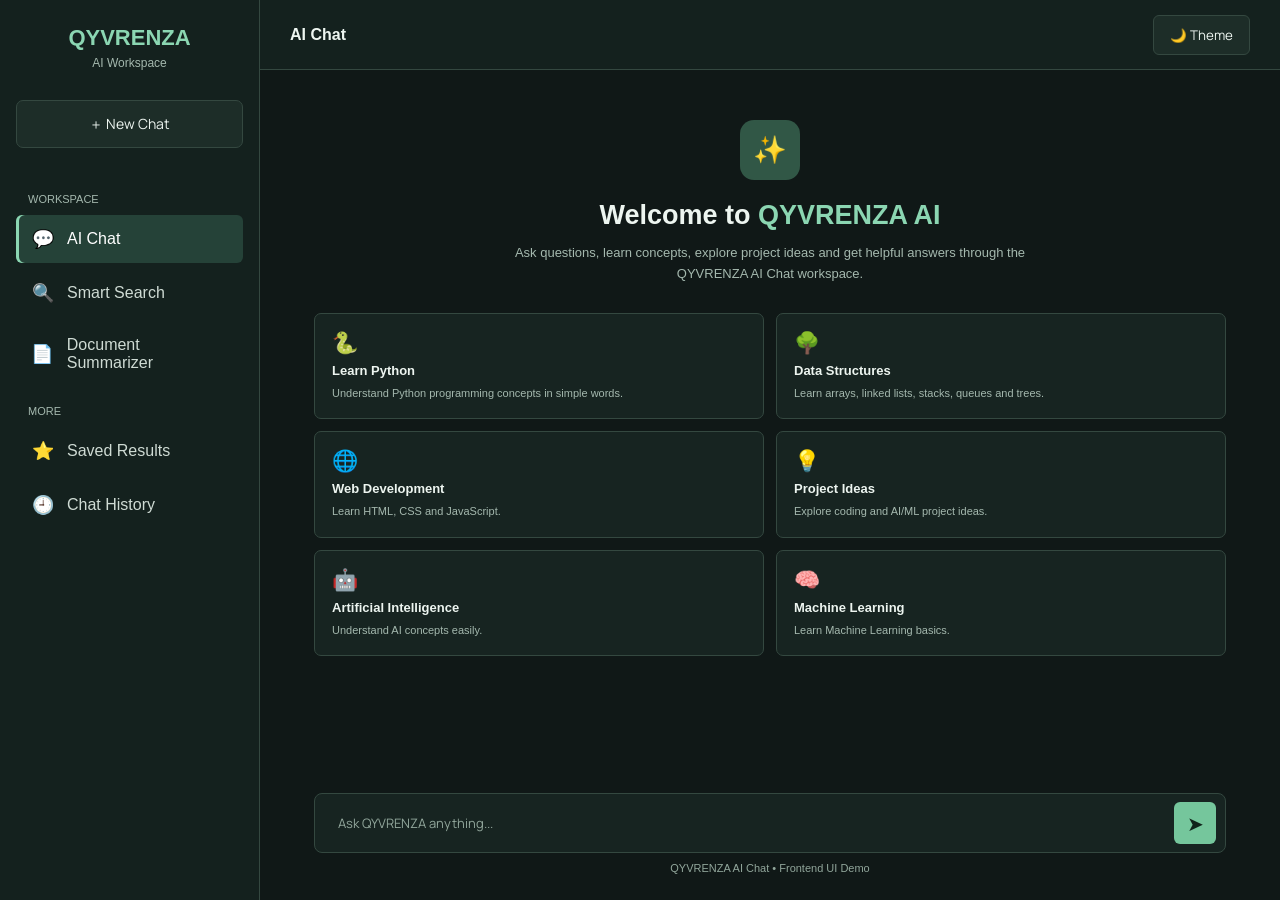
<file: member-2/AI-Chat/index.html>
<!DOCTYPE html>
<html lang="en">

<head>

    <meta charset="UTF-8">

    <meta name="viewport" content="width=device-width, initial-scale=1.0">

    <title>QYVRENZA - AI Chat</title>
    <link rel="preconnect" href="https://fonts.googleapis.com">
    <link rel="preconnect" href="https://fonts.gstatic.com" crossorigin>
    <link href="https://fonts.googleapis.com/css2?family=Manrope:wght@400;500;600;700;800&display=swap"
        rel="stylesheet">

    <style>
        * {
            margin: 0;
            padding: 0;
            box-sizing: border-box;
            font-family: Arial, Helvetica, sans-serif;
        }

        body {
            background: #0b0714;
            color: white;
            min-height: 100vh;
        }

        /* ================= SIDEBAR ================= */

        .sidebar {
            position: fixed;
            left: 0;
            top: 0;

            width: 260px;
            height: 100vh;

            background: #120c20;
            border-right: 1px solid #2d2140;

            padding: 25px 16px;

            z-index: 100;
        }

        .logo {
            text-align: center;
            margin-bottom: 30px;
        }

        .logo h1 {
            color: #c084fc;
            font-size: 28px;
            letter-spacing: 2px;
        }

        .logo p {
            color: #81758e;
            font-size: 12px;
            margin-top: 5px;
        }

        /* ================= NEW CHAT ================= */

        .new-chat {
            width: 100%;

            padding: 13px;

            margin-bottom: 25px;

            background: transparent;

            color: white;

            border: 1px dashed #59406f;

            border-radius: 10px;

            cursor: pointer;

            font-size: 14px;

            transition: 0.3s;
        }

        .new-chat:hover {
            background: #211533;
            border-color: #9b5cff;
        }

        /* ================= MENU ================= */

        .menu-title {
            color: #75687f;

            font-size: 11px;

            letter-spacing: 1px;

            text-transform: uppercase;

            margin: 20px 12px 10px;
        }

        .menu-item {
            display: flex;

            align-items: center;

            gap: 12px;

            text-decoration: none;

            color: #c0b6cc;

            padding: 13px 14px;

            margin-bottom: 6px;

            border-radius: 10px;

            transition: 0.3s;
        }

        .menu-item:hover {
            background: #211533;
            color: white;
        }

        .menu-item.active {
            background: linear-gradient(135deg,
                    #7c3aed,
                    #9333ea);

            color: white;

            box-shadow:
                0 8px 25px rgba(124, 58, 237, 0.3);
        }

        .menu-icon {
            width: 25px;
            text-align: center;
            font-size: 18px;
        }

        /* ================= MAIN ================= */

        .main {
            margin-left: 260px;

            min-height: 100vh;

            display: flex;

            flex-direction: column;
        }

        /* ================= TOP BAR ================= */

        .topbar {
            height: 70px;

            display: flex;

            align-items: center;

            justify-content: space-between;

            padding: 0 30px;

            background: #0f0919;

            border-bottom: 1px solid #2d2140;
        }

        .page-title {
            font-size: 20px;
            font-weight: bold;
        }

        .theme-button {
            padding: 10px 16px;

            border-radius: 9px;

            border: 1px solid #382548;

            background: #171021;

            color: white;

            cursor: pointer;

            transition: 0.3s;
        }

        .theme-button:hover {
            background: #7c3aed;
        }

        /* ================= CHAT CONTAINER ================= */

        .chat-container {
            width: 100%;

            max-width: 1050px;

            margin: auto;

            padding: 45px 30px 30px;

            flex: 1;

            display: flex;

            flex-direction: column;
        }

        /* ================= WELCOME ================= */

        .welcome {
            text-align: center;

            margin-top: 30px;
        }

        .ai-logo {
            width: 75px;
            height: 75px;

            margin: auto;

            display: flex;

            align-items: center;
            justify-content: center;

            background: linear-gradient(135deg,
                    #7c3aed,
                    #a855f7);

            border-radius: 20px;

            font-size: 35px;

            box-shadow:
                0 12px 35px rgba(124, 58, 237, 0.35);

            margin-bottom: 20px;
        }

        .welcome h2 {
            font-size: 30px;
            margin-bottom: 12px;
        }

        .welcome h2 span {
            color: #c084fc;
        }

        .welcome p {
            color: #8e8499;

            line-height: 1.6;

            font-size: 14px;

            max-width: 650px;

            margin: auto;
        }

        /* ================= SUGGESTIONS ================= */

        .suggestions {
            display: grid;

            grid-template-columns: repeat(2, 1fr);

            gap: 15px;

            margin-top: 40px;
        }

        .suggestion {
            background: #140d20;

            border: 1px solid #30203f;

            padding: 20px;

            border-radius: 14px;

            cursor: pointer;

            transition: 0.3s;
        }

        .suggestion:hover {
            transform: translateY(-3px);

            border-color: #8b5cf6;

            box-shadow:
                0 10px 30px rgba(124, 58, 237, 0.15);
        }

        .suggestion-icon {
            font-size: 25px;
            margin-bottom: 10px;
        }

        .suggestion h3 {
            font-size: 15px;
            margin-bottom: 7px;
        }

        .suggestion p {
            color: #81778c;

            font-size: 13px;

            line-height: 1.5;
        }

        /* ================= MESSAGES ================= */

        #messages {
            display: flex;

            flex-direction: column;

            gap: 20px;

            margin-bottom: 25px;
        }

        .message {
            display: flex;

            align-items: flex-start;

            gap: 12px;

            width: 82%;

            max-width: 82%;
        }

        .message.user {
            margin-left: auto;

            width: fit-content;

            max-width: 82%;

            flex-direction: row-reverse;
        }

        .avatar {
            width: 40px;

            height: 40px;

            min-width: 40px;

            border-radius: 10px;

            display: flex;

            align-items: center;

            justify-content: center;

            background: #211533;

            font-size: 18px;
        }

        .message.user .avatar {
            background: #7c3aed;
        }

        .message-text {
            padding: 13px 16px;

            border-radius: 12px;

            background: #171020;

            border: 1px solid #30223e;

            color: #eee;

            line-height: 1.6;

            font-size: 14px;
        }

        .message.user .message-text {
            background: #5420a8;

            border-color: #7134d8;
        }

        /* ================= INPUT ================= */

        .input-area {
            margin-top: auto;

            padding-top: 20px;
        }

        .input-box {
            display: flex;

            align-items: center;

            background: #140d20;

            border: 1px solid #4d2c70;

            border-radius: 15px;

            padding: 8px 9px 8px 18px;

            transition: 0.3s;
        }

        .input-box:focus-within {
            border-color: #9b5cff;

            box-shadow:
                0 0 20px rgba(139, 92, 246, 0.15);
        }

        #userInput {
            flex: 1;

            background: transparent;

            border: none;

            outline: none;

            color: white;

            font-size: 14px;

            padding: 12px 5px;
        }

        #userInput::placeholder {
            color: #766b80;
        }

        .send-button {
            width: 48px;

            height: 48px;

            border: none;

            border-radius: 11px;

            background: #7c3aed;

            color: white;

            font-size: 20px;

            cursor: pointer;

            transition: 0.3s;
        }

        .send-button:hover {
            background: #9333ea;

            transform: scale(1.05);
        }

        .input-note {
            text-align: center;

            color: #62596b;

            font-size: 11px;

            margin-top: 9px;
        }

        /* ================= LIGHT MODE ================= */

        body.light-mode {
            background: #f5f3f8;
            color: #21152b;
        }

        body.light-mode .sidebar {
            background: white;
            border-color: #ddd5e5;
        }

        body.light-mode .topbar {
            background: white;
            border-color: #ddd5e5;
        }

        body.light-mode .menu-item {
            color: #4e4057;
        }

        body.light-mode .menu-item:hover {
            background: #eee7f5;
        }

        body.light-mode .suggestion {
            background: white;
            border-color: #ddd5e5;
        }

        body.light-mode .input-box {
            background: white;
        }

        body.light-mode #userInput {
            color: #222;
        }

        /* ================= MOBILE ================= */

        @media (max-width: 800px) {

            .sidebar {
                width: 75px;
                padding: 20px 8px;
            }

            .logo h1 {
                font-size: 13px;
            }

            .logo p {
                display: none;
            }

            .new-chat {
                font-size: 0;
            }

            .new-chat::after {
                content: "+";
                font-size: 20px;
            }

            .menu-title {
                display: none;
            }

            .menu-item {
                justify-content: center;
                padding: 13px 5px;
            }

            .menu-item span:last-child {
                display: none;
            }

            .main {
                margin-left: 75px;
            }

            .topbar {
                padding: 0 15px;
            }

            .chat-container {
                padding: 30px 15px;
            }

            .suggestions {
                grid-template-columns: 1fr;
            }

            .welcome h2 {
                font-size: 24px;
            }

            .message {
                width: 95%;

                max-width: 95%;
            }

            .message.user {
                width: fit-content;

                max-width: 95%;
            }
        }

        .message-body {
            flex: 1;
            min-width: 0;
            width: 100%;
            max-width: calc(100% - 52px);
        }

        .message-label {
            margin: 0 0 5px;
            color: #81758e;
            font-size: 10px;
        }

        .message-text {
            overflow-wrap: anywhere;
        }

        .message-actions {
            display: flex;
            flex-wrap: wrap;
            align-items: center;
            gap: 5px;
            margin-top: 7px;
        }

        .message-actions button {
            min-height: 28px;
            padding: 0 8px;
            border: 1px solid #30223e;
            border-radius: 4px;
            color: #c7bbd3;
            background: #171020;
            font-size: 10px;
            cursor: pointer;
        }

        .message-actions button:hover,
        .message-actions button[aria-pressed="true"] {
            border-color: #7134d8;
            color: #fff;
            background: #35204c;
        }

        .message-actions button:disabled {
            opacity: .7;
            cursor: default;
        }

        .message-feedback {
            color: #a79aae;
            font-size: 10px;
        }

        .workspace-dialog {
            width: min(620px, calc(100vw - 32px));
            max-height: min(78vh, 720px);
            margin: auto;
            padding: 22px;
            overflow: hidden;
            border: 1px solid #39294b;
            border-radius: 8px;
            color: #f7f4fb;
            background: #120c20;
            box-shadow: 0 24px 70px rgba(0, 0, 0, .55);
        }

        .workspace-dialog::backdrop {
            background: rgba(3, 6, 16, .72);
            backdrop-filter: blur(4px);
        }

        .workspace-dialog-header {
            display: flex;
            align-items: flex-start;
            justify-content: space-between;
            gap: 16px;
            margin-bottom: 18px;
        }

        .workspace-dialog-kicker {
            margin-bottom: 5px;
            color: #a99bb7;
            font-size: 10px;
            text-transform: uppercase;
        }

        .workspace-dialog-header h2 {
            color: #fff;
            font-size: 21px;
        }

        .workspace-dialog-close {
            width: 34px;
            height: 34px;
            flex: 0 0 auto;
            border: 1px solid #39294b;
            border-radius: 5px;
            color: #d4cadd;
            background: transparent;
            font-size: 20px;
            cursor: pointer;
        }

        .workspace-dialog-content {
            display: grid;
            max-height: calc(78vh - 105px);
            gap: 10px;
            overflow-y: auto;
        }

        .workspace-dialog-empty,
        .workspace-dialog-item {
            padding: 14px;
            border: 1px solid #30223e;
            border-radius: 6px;
            background: #171020;
        }

        .workspace-dialog-empty {
            color: #c5b9cf;
            font-size: 13px;
            line-height: 1.6;
        }

        .workspace-dialog-item h3 {
            margin-bottom: 8px;
            color: #fff;
            font-size: 14px;
        }

        .workspace-dialog-item p {
            color: #c5b9cf;
            font-size: 12px;
            line-height: 1.6;
            overflow-wrap: anywhere;
        }

        .workspace-dialog-date {
            margin-top: 5px;
            color: #a99bb7 !important;
            font-size: 10px !important;
        }

        .workspace-dialog-actions {
            display: flex;
            flex-wrap: wrap;
            gap: 8px;
            margin-top: 12px;
        }

        .workspace-dialog-actions button {
            min-height: 34px;
            padding: 0 11px;
            border: 1px solid #39294b;
            border-radius: 5px;
            color: #f7f4fb;
            background: #1b1425;
            font-size: 11px;
            cursor: pointer;
        }

        .workspace-dialog-actions button:first-child {
            border-color: transparent;
            color: #fff;
            background: #6d28d9;
        }

        @media (max-width: 600px) {
            .workspace-dialog {
                padding: 16px;
            }

            .workspace-dialog-header h2 {
                font-size: 18px;
            }
        }

        :root {
            --chat-bg: #101817;
            --chat-panel: #172421;
            --chat-raised: #1d2d28;
            --chat-ink: #edf5f0;
            --chat-muted: #a4b8ae;
            --chat-line: #344840;
            --chat-green: #8bd6b2;
            --chat-amber: #e7b56f;
            --chat-coral: #e9937c;
        }

        body,
        button,
        input {
            font-family: "Manrope", "Trebuchet MS", sans-serif;
            letter-spacing: 0;
        }

        body {
            background: var(--chat-bg);
            color: var(--chat-ink);
        }

        .sidebar {
            background: #14211e;
            border-color: var(--chat-line);
        }

        .logo h1 {
            color: var(--chat-green);
            font-size: 22px;
            letter-spacing: 0;
        }

        .logo p,
        .welcome p,
        .suggestion p {
            color: var(--chat-muted);
        }

        .new-chat {
            border: 1px solid var(--chat-line);
            border-radius: 7px;
            background: var(--chat-raised);
            color: var(--chat-ink);
        }

        .new-chat:hover,
        .menu-item:hover {
            border-color: var(--chat-green);
            background: #233b32;
        }

        .menu-title,
        .message-label,
        .workspace-dialog-kicker {
            color: var(--chat-muted);
            letter-spacing: 0;
        }

        .menu-item {
            border-radius: 6px;
            color: #cfdbd4;
        }

        .menu-item.active {
            background: #254238;
            box-shadow: inset 3px 0 0 var(--chat-green);
        }

        .topbar {
            background: #14211e;
            border-color: var(--chat-line);
        }

        .page-title {
            font-size: 16px;
        }

        .theme-button {
            border-color: var(--chat-line);
            border-radius: 6px;
            background: var(--chat-raised);
            color: var(--chat-ink);
        }

        .theme-button:hover {
            background: #2a4339;
        }

        .chat-container {
            width: min(100%, 980px);
            padding: 34px 34px 26px;
        }

        .welcome {
            margin-top: 16px;
        }

        .ai-logo {
            width: 60px;
            height: 60px;
            border-radius: 14px;
            background: #315746;
            box-shadow: none;
            font-size: 27px;
        }

        .welcome h2 {
            font-size: 27px;
        }

        .welcome h2 span {
            color: var(--chat-green);
        }

        .welcome p {
            max-width: 560px;
            font-size: 13px;
        }

        .suggestions {
            gap: 12px;
            margin-top: 28px;
        }

        .suggestion {
            padding: 17px;
            border: 1px solid var(--chat-line);
            border-radius: 7px;
            background: var(--chat-panel);
            transition: border-color .18s ease, background .18s ease, transform .18s ease;
        }

        .suggestion:hover {
            transform: translateY(-2px);
            border-color: #5d9e7c;
            background: var(--chat-raised);
            box-shadow: none;
        }

        .suggestion-icon {
            margin-bottom: 8px;
            font-size: 21px;
        }

        .suggestion h3 {
            font-size: 13px;
        }

        .suggestion p {
            font-size: 11px;
        }

        .message {
            width: min(82%, 700px);
            max-width: min(82%, 700px);
        }

        .message.user {
            max-width: 82%;
        }

        .avatar {
            width: 34px;
            height: 34px;
            min-width: 34px;
            border-radius: 8px;
            background: #29473a;
            color: var(--chat-green);
            font-size: 12px;
            font-weight: 700;
        }

        .message.user .avatar {
            background: #614c36;
            color: #f2c98e;
        }

        .message-text {
            border-color: var(--chat-line);
            border-radius: 6px;
            background: var(--chat-panel);
            color: var(--chat-ink);
            font-size: 13px;
        }

        .message.user .message-text {
            border-color: #766044;
            background: #403526;
            color: #fff4df;
        }

        .input-box {
            border-color: var(--chat-line);
            border-radius: 8px;
            background: var(--chat-panel);
        }

        .input-box:focus-within {
            border-color: #68ad88;
            box-shadow: 0 0 0 3px rgba(139, 214, 178, .12);
        }

        #userInput {
            color: var(--chat-ink);
            font-size: 13px;
        }

        #userInput::placeholder,
        .input-note {
            color: #91a69b;
        }

        .send-button {
            width: 42px;
            height: 42px;
            border-radius: 6px;
            background: #75c69c;
            color: #10221a;
        }

        .send-button:hover {
            background: #95dfb9;
        }

        .workspace-dialog {
            border-color: var(--chat-line);
            background: #14211e;
        }

        .workspace-dialog-empty,
        .workspace-dialog-item {
            border-color: var(--chat-line);
            border-radius: 6px;
            background: var(--chat-panel);
        }

        .workspace-dialog-header h2,
        .workspace-dialog-item h3 {
            color: var(--chat-ink);
        }

        .workspace-dialog-item p,
        .workspace-dialog-empty {
            color: #c0d0c7;
        }

        .workspace-dialog-close,
        .workspace-dialog-actions button {
            border-color: var(--chat-line);
            border-radius: 5px;
            background: var(--chat-raised);
            color: var(--chat-ink);
        }

        .workspace-dialog-actions button:first-child {
            background: #315746;
            color: #f2fff7;
        }

        .message-actions button {
            border-color: var(--chat-line);
            border-radius: 4px;
            background: var(--chat-panel);
            color: #c0d0c7;
        }

        .message-actions button:hover,
        .message-actions button[aria-pressed="true"] {
            border-color: #6db18c;
            background: #29473a;
            color: #f4fff8;
        }

        a:focus-visible,
        button:focus-visible,
        input:focus-visible {
            outline: 2px solid var(--chat-amber);
            outline-offset: 2px;
        }

        @media (max-width: 800px) {
            .sidebar {
                top: auto;
                bottom: 0;
                width: 100%;
                height: 62px;
                flex-direction: row;
                align-items: center;
                justify-content: space-around;
                gap: 6px;
                padding: 6px 10px;
                border-top: 1px solid var(--chat-line);
                border-right: 0;
            }

            .logo,
            .menu-title {
                display: none;
            }

            .new-chat {
                display: grid;
                width: 44px;
                height: 44px;
                flex: 0 0 44px;
                place-items: center;
                margin: 0;
                padding: 0;
                border-radius: 7px;
                font-size: 0;
            }

            .new-chat::after {
                content: "+";
                color: var(--chat-green);
                font-size: 24px;
            }

            .menu-item {
                display: grid;
                width: 44px;
                height: 44px;
                flex: 0 0 44px;
                place-items: center;
                margin: 0;
                padding: 0;
                border-radius: 7px;
            }

            .menu-item span:last-child {
                display: none;
            }

            .menu-icon {
                width: auto;
                font-size: 18px;
            }

            .main {
                min-height: 100vh;
                margin-left: 0;
                padding-bottom: 62px;
            }

            .topbar {
                height: 60px;
                padding: 0 18px;
            }

            .chat-container {
                min-height: calc(100vh - 122px);
                padding: 25px 18px 20px;
            }

            .welcome {
                margin-top: 4px;
            }

            .welcome h2 {
                font-size: 24px;
            }

            .welcome p {
                font-size: 12px;
            }

            .suggestions {
                grid-template-columns: repeat(2, minmax(0, 1fr));
                gap: 9px;
                margin-top: 22px;
            }

            .suggestion {
                min-height: 132px;
                padding: 13px;
            }

            .suggestion p {
                font-size: 10px;
            }

            .message,
            .message.user {
                width: 100%;
                max-width: 100%;
            }

            .message.user {
                width: fit-content;
                max-width: 92%;
            }

            .message-body {
                max-width: calc(100% - 46px);
            }

            .input-area {
                padding-top: 14px;
            }
        }

        @media (max-width: 360px) {
            .suggestions {
                grid-template-columns: 1fr;
            }

            .suggestion {
                min-height: 0;
            }
        }

        body.light-mode {
            background: #f1f5f1;
            color: #1c3028;
        }

        body.light-mode .sidebar,
        body.light-mode .topbar {
            background: #f8fbf8;
            border-color: #d5e1d9;
        }

        body.light-mode .menu-item {
            color: #415c4d;
        }

        body.light-mode .menu-item.active {
            background: #e0eee5;
            color: #203e2e;
        }

        body.light-mode .suggestion,
        body.light-mode .input-box,
        body.light-mode .message-text,
        body.light-mode .workspace-dialog,
        body.light-mode .workspace-dialog-empty,
        body.light-mode .workspace-dialog-item {
            background: #fff;
            border-color: #d5e1d9;
            color: #20352b;
        }

        body.light-mode .message.user .message-text {
            background: #e9e1d2;
            border-color: #d4c3a8;
            color: #322b1f;
        }

        body.light-mode #userInput,
        body.light-mode .workspace-dialog-header h2,
        body.light-mode .workspace-dialog-item h3 {
            color: #20352b;
        }

        body.light-mode .workspace-dialog-item p,
        body.light-mode .workspace-dialog-empty {
            color: #51695b;
        }
    </style>

</head>


<body>


    <!-- ==========================================
         SIDEBAR
    =========================================== -->

    <aside class="sidebar">


        <!-- LOGO -->

        <div class="logo">

            <h1>QYVRENZA</h1>

            <p>AI Workspace</p>

        </div>


        <!-- NEW CHAT -->

        <button class="new-chat" onclick="newChat()">

            ＋ New Chat

        </button>


        <!-- WORKSPACE -->

        <div class="menu-title">

            Workspace

        </div>


        <!-- 1. AI CHAT -->

        <a href="../AI-Chat/index.html" class="menu-item active">

            <span class="menu-icon">
                💬
            </span>

            <span>
                AI Chat
            </span>

        </a>


        <!-- 2. SMART SEARCH -->

        <a href="../smart-search/index.html" class="menu-item">

            <span class="menu-icon">
                🔍
            </span>

            <span>
                Smart Search
            </span>

        </a>


        <!-- 3. DOCUMENT SUMMARIZER -->

        <a href="../document-summarizer/index.html" class="menu-item">

            <span class="menu-icon">
                📄
            </span>

            <span>
                Document Summarizer
            </span>

        </a>


        <!-- MORE -->

        <div class="menu-title">

            More

        </div>


        <a href="#saved-results" class="menu-item" aria-label="Saved Results"
            onclick="openWorkspacePanel(event, 'saved')">

            <span class="menu-icon">
                ⭐
            </span>

            <span>
                Saved Results
            </span>

        </a>


        <a href="#chat-history" class="menu-item" aria-label="Chat History"
            onclick="openWorkspacePanel(event, 'history')">

            <span class="menu-icon">
                🕘
            </span>

            <span>
                Chat History
            </span>

        </a>


    </aside>



    <!-- ==========================================
         MAIN
    =========================================== -->

    <main class="main">


        <!-- TOP BAR -->

        <header class="topbar">

            <div class="page-title">

                AI Chat

            </div>


            <button class="theme-button" onclick="toggleTheme()">

                🌙 Theme

            </button>

        </header>



        <!-- ======================================
             CHAT CONTAINER
        ======================================= -->

        <section class="chat-container">


            <!-- WELCOME -->

            <div class="welcome" id="welcome">

                <div class="ai-logo">

                    ✨

                </div>


                <h2>

                    Welcome to
                    <span>QYVRENZA AI</span>

                </h2>


                <p>

                    Ask questions, learn concepts,
                    explore project ideas and get
                    helpful answers through the
                    QYVRENZA AI Chat workspace.

                </p>

            </div>



            <!-- ==================================
                 SUGGESTIONS
            =================================== -->

            <div class="suggestions" id="suggestions">


                <div class="suggestion" onclick="sendSuggestion('Explain Python')">

                    <div class="suggestion-icon">
                        🐍
                    </div>

                    <h3>
                        Learn Python
                    </h3>

                    <p>
                        Understand Python programming
                        concepts in simple words.
                    </p>

                </div>



                <div class="suggestion" onclick="sendSuggestion('What is Data Structure?')">

                    <div class="suggestion-icon">
                        🌳
                    </div>

                    <h3>
                        Data Structures
                    </h3>

                    <p>
                        Learn arrays, linked lists,
                        stacks, queues and trees.
                    </p>

                </div>



                <div class="suggestion" onclick="sendSuggestion('Explain Web Development')">

                    <div class="suggestion-icon">
                        🌐
                    </div>

                    <h3>
                        Web Development
                    </h3>

                    <p>
                        Learn HTML, CSS and JavaScript.
                    </p>

                </div>



                <div class="suggestion" onclick="sendSuggestion('Give me project ideas')">

                    <div class="suggestion-icon">
                        💡
                    </div>

                    <h3>
                        Project Ideas
                    </h3>

                    <p>
                        Explore coding and AI/ML
                        project ideas.
                    </p>

                </div>



                <div class="suggestion" onclick="sendSuggestion('What is Artificial Intelligence?')">

                    <div class="suggestion-icon">
                        🤖
                    </div>

                    <h3>
                        Artificial Intelligence
                    </h3>

                    <p>
                        Understand AI concepts easily.
                    </p>

                </div>



                <div class="suggestion" onclick="sendSuggestion('Explain Machine Learning')">

                    <div class="suggestion-icon">
                        🧠
                    </div>

                    <h3>
                        Machine Learning
                    </h3>

                    <p>
                        Learn Machine Learning basics.
                    </p>

                </div>


            </div>



            <!-- ==================================
                 MESSAGES
            =================================== -->

            <div id="messages">

            </div>



            <!-- ==================================
                 INPUT
            =================================== -->

            <div class="input-area">


                <div class="input-box">


                    <input type="text" id="userInput" placeholder="Ask QYVRENZA anything..." autocomplete="off">


                    <button class="send-button" onclick="sendMessage()">

                        ➤

                    </button>


                </div>


                <div class="input-note">

                    QYVRENZA AI Chat • Frontend UI Demo

                </div>


            </div>


        </section>


        <dialog class="workspace-dialog" id="workspace-dialog" aria-labelledby="workspace-dialog-title">
            <div class="workspace-dialog-header">
                <div>
                    <p class="workspace-dialog-kicker">QYVRENZA AI</p>
                    <h2 id="workspace-dialog-title"></h2>
                </div>
                <button class="workspace-dialog-close" id="close-workspace-dialog" type="button"
                    aria-label="Close">×</button>
            </div>
            <div class="workspace-dialog-content" id="workspace-dialog-content"></div>
        </dialog>


    </main>



    <!-- ==========================================
         JAVASCRIPT
    =========================================== -->

    <script>


        /* =========================================
           SEND MESSAGE
        ========================================= */

        function sendMessage() {


            const input =
                document.getElementById("userInput");


            const message =
                input.value.trim();


            if (message === "") {

                return;

            }

            rememberPrompt(message);


            /* Hide welcome screen */

            document.getElementById("welcome")
                .style.display = "none";


            /* Hide suggestion cards */

            document.getElementById("suggestions")
                .style.display = "none";


            /* Show user's message */

            addMessage(
                message,
                "user"
            );


            /* Clear input */

            input.value = "";


            /* Generate AI reply */

            setTimeout(function () {


                const reply =
                    getAIResponse(message);


                addMessage(
                    reply,
                    "ai",
                    message
                );


            }, 600);

        }



        /* =========================================
           SUGGESTION BUTTON
        ========================================= */

        function sendSuggestion(text) {


            document.getElementById("userInput")
                .value = text;


            sendMessage();

        }



        /* =========================================
           ADD MESSAGE
        ========================================= */

        function addMessage(
            text,
            type,
            prompt = ""
        ) {


            const messages =
                document.getElementById("messages");


            const messageDiv =
                document.createElement("div");


            messageDiv.className =
                "message " + type;


            const avatar = document.createElement("div");
            avatar.className = "avatar";
            avatar.textContent = type === "user" ? "J" : "AI";

            const body = document.createElement("div");
            body.className = "message-body";

            const label = document.createElement("div");
            label.className = "message-label";
            label.textContent = type === "user" ? "You" : "QYVRENZA AI";

            const content = document.createElement("div");
            content.className = "message-text";
            if (type === "user") {
                content.textContent = text;
            } else {
                content.innerHTML = text;
            }

            body.append(label, content);

            if (type === "ai") {
                const actions = document.createElement("div");
                actions.className = "message-actions";

                const copyButton = document.createElement("button");
                copyButton.type = "button";
                copyButton.textContent = "Copy";
                copyButton.setAttribute("aria-label", "Copy answer");

                const saveButton = document.createElement("button");
                saveButton.type = "button";
                saveButton.textContent = "Save answer";

                const feedback = document.createElement("span");
                feedback.className = "message-feedback";
                feedback.setAttribute("aria-live", "polite");

                copyButton.addEventListener("click", async () => {
                    try {
                        await navigator.clipboard.writeText(content.innerText);
                    } catch {
                        const temporaryInput = document.createElement("textarea");
                        temporaryInput.value = content.innerText;
                        document.body.appendChild(temporaryInput);
                        temporaryInput.select();
                        document.execCommand("copy");
                        temporaryInput.remove();
                    }
                    copyButton.textContent = "Copied";
                });

                saveButton.addEventListener("click", () => {
                    const saved = readStoredItems("qy-ai-chat-saved-results");
                    const answer = content.innerText;
                    if (!saved.some((item) => item.prompt === prompt && item.answer === answer)) {
                        saved.unshift({ id: Date.now(), prompt, answer, savedAt: new Date().toISOString() });
                    }
                    if (writeStoredItems("qy-ai-chat-saved-results", saved.slice(0, 30))) {
                        saveButton.textContent = "Saved";
                        saveButton.disabled = true;
                    } else {
                        feedback.textContent = "Could not save in this browser.";
                    }
                });

                for (const [labelText, messageText] of [["Helpful", "Thanks for your feedback."], ["Not helpful", "Feedback noted."]]) {
                    const button = document.createElement("button");
                    button.type = "button";
                    button.textContent = labelText;
                    button.setAttribute("aria-pressed", "false");
                    button.addEventListener("click", () => {
                        for (const sibling of actions.querySelectorAll('[aria-pressed="true"]')) {
                            sibling.setAttribute("aria-pressed", "false");
                        }
                        button.setAttribute("aria-pressed", "true");
                        feedback.textContent = messageText;
                    });
                    actions.appendChild(button);
                }

                actions.prepend(copyButton, saveButton);
                actions.appendChild(feedback);
                body.appendChild(actions);
            }

            messageDiv.append(avatar, body);


            messages.appendChild(messageDiv);


            window.scrollTo({

                top: document.body.scrollHeight,

                behavior: "smooth"

            });

        }



        /* =========================================
           AI RESPONSE
        ========================================= */

        function getAIResponse(message) {


            const text =
                message.toLowerCase();



            /* GREETING */

            if (
                text.includes("hello") ||
                text.includes("hi") ||
                text.includes("hey")
            ) {

                return `
                    Hello! 👋<br><br>

                    Welcome to <b>QYVRENZA AI</b>.<br><br>

                    I can help you with Python,
                    Data Structures, Web Development,
                    AI, Machine Learning and
                    project ideas.
                `;

            }



            /* PYTHON */

            if (
                text.includes("python")
            ) {

                return `
                    <b>Python</b> is a high-level,
                    beginner-friendly programming language.<br><br>

                    It is commonly used for:<br>

                    • Artificial Intelligence<br>
                    • Machine Learning<br>
                    • Data Science<br>
                    • Web Development<br>
                    • Automation<br><br>

                    Important beginner topics include
                    variables, data types, operators,
                    conditions, loops, functions and
                    recursion.
                `;

            }



            /* DATA STRUCTURES */

            if (
                text.includes("data structure") ||
                text.includes("dsa")
            ) {

                return `
                    <b>Data Structures</b> are methods
                    used to organize and store data
                    efficiently.<br><br>

                    Common Data Structures include:<br>

                    • Arrays<br>
                    • Linked Lists<br>
                    • Stacks<br>
                    • Queues<br>
                    • Trees<br>
                    • Graphs<br>
                    • Heaps<br>
                    • Hash Tables
                `;

            }



            /* WEB DEVELOPMENT */

            if (
                text.includes("web development") ||
                text.includes("html") ||
                text.includes("css") ||
                text.includes("javascript")
            ) {

                return `
                    <b>Web Development</b> is the process
                    of creating websites and web applications.<br><br>

                    <b>HTML</b> → Creates the structure.<br>

                    <b>CSS</b> → Designs and styles the page.<br>

                    <b>JavaScript</b> → Adds functionality
                    and interaction.
                `;

            }



            /* ARTIFICIAL INTELLIGENCE */

            if (
                text.includes("artificial intelligence") ||
                text.includes("what is ai") ||
                text === "ai"
            ) {

                return `
                    <b>Artificial Intelligence (AI)</b>
                    is technology that allows computers
                    to perform tasks that normally require
                    human intelligence.<br><br>

                    Examples include:<br>

                    • Speech recognition<br>
                    • Image recognition<br>
                    • Recommendation systems<br>
                    • Chatbots<br>
                    • Decision making
                `;

            }



            /* MACHINE LEARNING */

            if (
                text.includes("machine learning") ||
                text === "ml"
            ) {

                return `
                    <b>Machine Learning</b> is a branch
                    of AI where computers learn patterns
                    from data and use those patterns to
                    make predictions or decisions.<br><br>

                    Main types include:<br>

                    • Supervised Learning<br>
                    • Unsupervised Learning<br>
                    • Reinforcement Learning
                `;

            }



            /* PROJECT */

            if (
                text.includes("project")
            ) {

                return `
                    Here are some project ideas 💡:<br><br>

                    <b>1.</b> AI Chatbot<br>

                    <b>2.</b> Student Career Prediction<br>

                    <b>3.</b> Document Summarizer<br>

                    <b>4.</b> Smart Search System<br>

                    <b>5.</b> Movie Recommendation System<br>

                    <b>6.</b> Agriculture Monitoring System
                `;

            }



            /* TIME COMPLEXITY */

            if (
                text.includes("time complexity")
            ) {

                return `
                    <b>Time Complexity</b> describes
                    how the running time of an algorithm
                    changes as the input size increases.<br><br>

                    Common complexities:<br>

                    • O(1) → Constant<br>
                    • O(log n) → Logarithmic<br>
                    • O(n) → Linear<br>
                    • O(n log n) → Linearithmic<br>
                    • O(n²) → Quadratic
                `;

            }



            /* DEFAULT RESPONSE */

            return `
                I received your message:
                <b>${escapeHtml(message)}</b> 😊<br><br>

                I am the QYVRENZA AI Chat frontend
                assistant.<br><br>

                Try asking me about:<br>

                • Python<br>
                • Data Structures<br>
                • Web Development<br>
                • Artificial Intelligence<br>
                • Machine Learning<br>
                • Project Ideas<br>
                • Time Complexity
            `;

        }



        /* =========================================
           NEW CHAT
        ========================================= */

        function newChat() {


            document.getElementById("messages")
                .innerHTML = "";


            document.getElementById("welcome")
                .style.display = "block";


            document.getElementById("suggestions")
                .style.display = "grid";


            document.getElementById("userInput")
                .value = "";

        }


        function escapeHtml(value) {
            return value.replace(/[&<>"']/g, (character) => ({
                "&": "&amp;",
                "<": "&lt;",
                ">": "&gt;",
                '"': "&quot;",
                "'": "&#39;"
            })[character]);
        }


        function readStoredItems(key) {
            try {
                const items = JSON.parse(localStorage.getItem(key) || "[]");
                return Array.isArray(items) ? items : [];
            } catch {
                return [];
            }
        }


        function writeStoredItems(key, items) {
            try {
                localStorage.setItem(key, JSON.stringify(items));
                return true;
            } catch {
                return false;
            }
        }


        function rememberPrompt(prompt) {
            const history = readStoredItems("qy-ai-chat-history");
            history.unshift({ id: Date.now(), prompt, savedAt: new Date().toISOString() });
            writeStoredItems("qy-ai-chat-history", history.slice(0, 30));
        }


        function openWorkspacePanel(event, type) {
            event.preventDefault();

            const dialog = document.getElementById("workspace-dialog");
            const title = document.getElementById("workspace-dialog-title");
            const content = document.getElementById("workspace-dialog-content");
            const isSaved = type === "saved";
            const items = readStoredItems(isSaved ? "qy-ai-chat-saved-results" : "qy-ai-chat-history");

            title.textContent = isSaved ? "Saved results" : "Chat history";
            content.replaceChildren();

            if (items.length === 0) {
                const empty = document.createElement("p");
                empty.className = "workspace-dialog-empty";
                empty.textContent = isSaved
                    ? "No saved answers yet. Save a useful reply and it will appear here."
                    : "Your recent prompts will appear here after you start chatting.";
                content.appendChild(empty);
            }

            for (const item of items) {
                const card = document.createElement("article");
                card.className = "workspace-dialog-item";

                const prompt = document.createElement("h3");
                prompt.textContent = item.prompt;
                card.appendChild(prompt);

                if (isSaved) {
                    const answer = document.createElement("p");
                    answer.textContent = item.answer;
                    card.appendChild(answer);
                } else if (item.savedAt) {
                    const date = document.createElement("p");
                    date.className = "workspace-dialog-date";
                    date.textContent = new Date(item.savedAt).toLocaleString();
                    card.appendChild(date);
                }

                const actions = document.createElement("div");
                actions.className = "workspace-dialog-actions";

                const askAgain = document.createElement("button");
                askAgain.type = "button";
                askAgain.textContent = "Ask again";
                askAgain.addEventListener("click", () => {
                    dialog.close();
                    document.getElementById("userInput").value = item.prompt;
                    sendMessage();
                });
                actions.appendChild(askAgain);

                if (isSaved) {
                    const remove = document.createElement("button");
                    remove.type = "button";
                    remove.textContent = "Remove";
                    remove.addEventListener("click", () => {
                        const remaining = readStoredItems("qy-ai-chat-saved-results")
                            .filter((saved) => saved.id !== item.id);
                        writeStoredItems("qy-ai-chat-saved-results", remaining);
                        openWorkspacePanel({ preventDefault() { } }, "saved");
                    });
                    actions.appendChild(remove);
                }

                card.appendChild(actions);
                content.appendChild(card);
            }

            if (!dialog.open) dialog.showModal();
        }



        /* =========================================
           ENTER KEY
        ========================================= */

        document.getElementById("userInput")
            .addEventListener(
                "keydown",
                function (event) {

                    if (event.key === "Enter") {

                        sendMessage();

                    }

                }
            );



        /* =========================================
           THEME
        ========================================= */

        function toggleTheme() {

            document.body.classList.toggle(
                "light-mode"
            );

        }



        document.getElementById("close-workspace-dialog")
            .addEventListener("click", () => document.getElementById("workspace-dialog").close());

    </script>


</body>

</html>
</file>
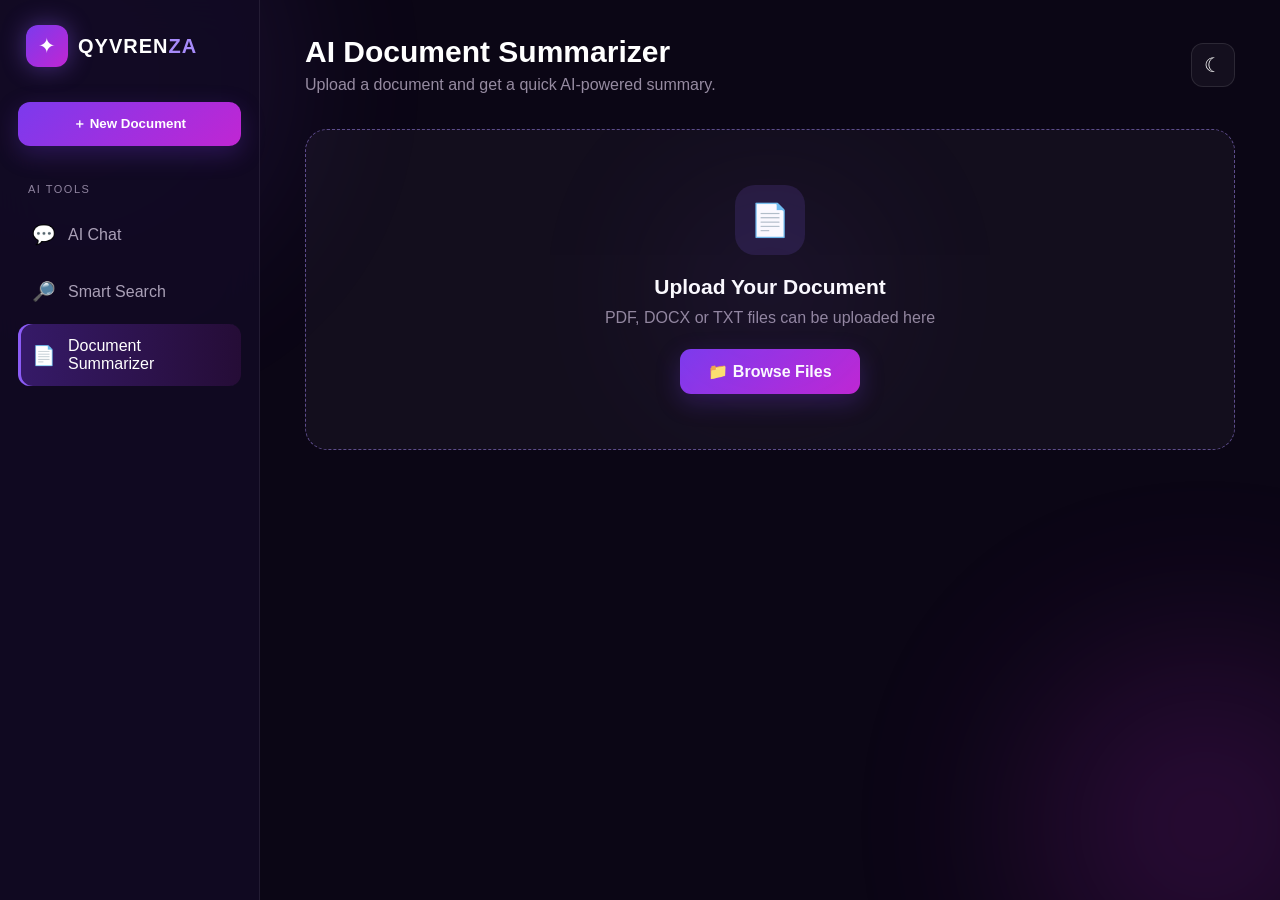
<file: member-2/document-summarizer/index.html>
<!DOCTYPE html>
<html lang="en">
<head>
    <meta charset="UTF-8">
    <meta name="viewport" content="width=device-width, initial-scale=1.0">

    <title>QYVRENZA - AI Document Summarizer</title>

    <style>
        /* =========================
           RESET
        ========================== */
        * {
            margin: 0;
            padding: 0;
            box-sizing: border-box;
            font-family: "Segoe UI", Arial, sans-serif;
        }

        body {
            min-height: 100vh;
            background: #0b0615;
            color: #ffffff;
            overflow-x: hidden;
        }

        /* =========================
           BACKGROUND ANIMATION
        ========================== */

        body::before,
        body::after {
            content: "";
            position: fixed;
            width: 350px;
            height: 350px;
            border-radius: 50%;
            filter: blur(100px);
            opacity: 0.18;
            z-index: -1;
            animation: floatingGlow 8s infinite alternate ease-in-out;
        }

        body::before {
            background: #8b5cf6;
            top: -100px;
            left: -100px;
        }

        body::after {
            background: #c026d3;
            right: -100px;
            bottom: -100px;
            animation-delay: 2s;
        }

        @keyframes floatingGlow {
            from {
                transform: translate(0, 0) scale(1);
            }

            to {
                transform: translate(80px, 50px) scale(1.2);
            }
        }

        /* =========================
           MAIN LAYOUT
        ========================== */

        .app {
            display: flex;
            min-height: 100vh;
        }

        /* =========================
           SIDEBAR
        ========================== */

        .sidebar {
            width: 260px;
            min-height: 100vh;
            background: rgba(18, 10, 35, 0.92);
            border-right: 1px solid rgba(255, 255, 255, 0.08);
            padding: 25px 18px;
            position: fixed;
            left: 0;
            top: 0;
            z-index: 10;
            backdrop-filter: blur(20px);

            animation: slideSidebar 0.8s ease;
        }

        @keyframes slideSidebar {
            from {
                opacity: 0;
                transform: translateX(-80px);
            }

            to {
                opacity: 1;
                transform: translateX(0);
            }
        }

        .logo {
            display: flex;
            align-items: center;
            gap: 10px;
            margin-bottom: 35px;
            padding-left: 8px;
        }

        .logo-icon {
            width: 42px;
            height: 42px;
            border-radius: 12px;
            background: linear-gradient(135deg, #7c3aed, #c026d3);
            display: flex;
            align-items: center;
            justify-content: center;
            font-size: 21px;

            box-shadow: 0 0 25px rgba(139, 92, 246, 0.45);

            animation: logoPulse 3s infinite ease-in-out;
        }

        @keyframes logoPulse {
            0%, 100% {
                box-shadow: 0 0 20px rgba(139, 92, 246, 0.35);
            }

            50% {
                box-shadow: 0 0 35px rgba(192, 38, 211, 0.7);
            }
        }

        .logo h2 {
            font-size: 20px;
            letter-spacing: 1px;
        }

        .logo span {
            color: #a78bfa;
        }

        /* =========================
           NAVIGATION
        ========================== */

        .menu-title {
            color: #8f849f;
            font-size: 11px;
            text-transform: uppercase;
            letter-spacing: 1.5px;
            margin: 15px 10px;
        }

        .menu-item {
            display: flex;
            align-items: center;
            gap: 12px;
            text-decoration: none;
            color: #aaa0b7;
            padding: 13px 14px;
            margin-bottom: 8px;
            border-radius: 12px;
            transition: all 0.3s ease;
            position: relative;
        }

        .menu-item:hover {
            color: white;
            background: rgba(139, 92, 246, 0.13);
            transform: translateX(6px);
        }

        .menu-item.active {
            color: white;
            background: linear-gradient(
                90deg,
                rgba(124, 58, 237, 0.35),
                rgba(192, 38, 211, 0.12)
            );
            box-shadow: inset 3px 0 #8b5cf6;
        }

        .menu-icon {
            font-size: 19px;
        }

        /* =========================
           SIDEBAR BUTTONS
        ========================== */

        .new-chat {
            width: 100%;
            border: none;
            padding: 13px;
            border-radius: 12px;
            color: white;
            font-weight: 600;
            cursor: pointer;
            background: linear-gradient(135deg, #7c3aed, #c026d3);
            box-shadow: 0 8px 25px rgba(124, 58, 237, 0.25);
            transition: 0.3s;
            margin-bottom: 22px;
        }

        .new-chat:hover {
            transform: translateY(-3px) scale(1.02);
            box-shadow: 0 12px 35px rgba(192, 38, 211, 0.4);
        }

        .new-chat:active {
            transform: scale(0.97);
        }

        /* =========================
           MAIN CONTENT
        ========================== */

        .main {
            margin-left: 260px;
            width: calc(100% - 260px);
            padding: 35px 45px;
        }

        /* =========================
           TOP BAR
        ========================== */

        .topbar {
            display: flex;
            justify-content: space-between;
            align-items: center;
            margin-bottom: 35px;

            animation: fadeDown 0.8s ease;
        }

        @keyframes fadeDown {
            from {
                opacity: 0;
                transform: translateY(-30px);
            }

            to {
                opacity: 1;
                transform: translateY(0);
            }
        }

        .topbar h1 {
            font-size: 30px;
        }

        .topbar p {
            color: #968ba1;
            margin-top: 7px;
        }

        .theme-btn {
            width: 44px;
            height: 44px;
            border: 1px solid rgba(255,255,255,0.1);
            border-radius: 12px;
            background: rgba(255,255,255,0.04);
            color: white;
            cursor: pointer;
            font-size: 20px;
            transition: 0.3s;
        }

        .theme-btn:hover {
            transform: rotate(20deg) scale(1.1);
            background: rgba(139, 92, 246, 0.2);
        }

        /* =========================
           UPLOAD SECTION
        ========================== */

        .upload-box {
            border: 1.5px dashed rgba(167, 139, 250, 0.5);
            background: rgba(255,255,255,0.035);
            border-radius: 22px;
            padding: 55px 25px;
            text-align: center;
            transition: 0.4s;
            position: relative;
            overflow: hidden;

            animation: uploadAppear 1s ease 0.2s both;
        }

        @keyframes uploadAppear {
            from {
                opacity: 0;
                transform: translateY(40px) scale(0.97);
            }

            to {
                opacity: 1;
                transform: translateY(0) scale(1);
            }
        }

        .upload-box::before {
            content: "";
            position: absolute;
            width: 180px;
            height: 180px;
            background: #8b5cf6;
            border-radius: 50%;
            filter: blur(90px);
            opacity: 0.12;
            left: 50%;
            top: 50%;
            transform: translate(-50%, -50%);
            pointer-events: none;
        }

        .upload-box:hover {
            border-color: #a78bfa;
            background: rgba(139, 92, 246, 0.07);
            transform: translateY(-4px);
            box-shadow: 0 20px 60px rgba(0,0,0,0.25);
        }

        .upload-icon {
            width: 70px;
            height: 70px;
            margin: auto;
            border-radius: 20px;
            background: rgba(139, 92, 246, 0.15);
            display: flex;
            justify-content: center;
            align-items: center;
            font-size: 32px;

            animation: uploadFloat 3s infinite ease-in-out;
        }

        @keyframes uploadFloat {
            0%, 100% {
                transform: translateY(0);
            }

            50% {
                transform: translateY(-10px);
            }
        }

        .upload-box h2 {
            margin-top: 20px;
            font-size: 21px;
        }

        .upload-box p {
            color: #93889e;
            margin: 10px 0 22px;
        }

        /* =========================
           BROWSE BUTTON
        ========================== */

        .browse-btn {
            display: inline-block;
            padding: 13px 28px;
            border-radius: 11px;
            background: linear-gradient(135deg, #7c3aed, #c026d3);
            color: white;
            font-weight: 600;
            cursor: pointer;
            transition: all 0.3s ease;
            box-shadow: 0 8px 25px rgba(124,58,237,0.25);

            animation: buttonGlow 2.5s infinite ease-in-out;
        }

        @keyframes buttonGlow {
            0%, 100% {
                transform: scale(1);
                box-shadow: 0 8px 25px rgba(124,58,237,0.25);
            }

            50% {
                transform: scale(1.04);
                box-shadow: 0 12px 35px rgba(192,38,211,0.45);
            }
        }

        .browse-btn:hover {
            transform: scale(1.08) !important;
        }

        input[type="file"] {
            display: none;
        }

        /* =========================
           FILE CARD
        ========================== */

        .file-card {
            margin-top: 22px;
            padding: 18px;
            border-radius: 16px;
            background: rgba(255,255,255,0.045);
            border: 1px solid rgba(255,255,255,0.08);

            display: none;
            align-items: center;
            justify-content: space-between;

            animation: cardPop 0.5s ease;
        }

        @keyframes cardPop {
            from {
                opacity: 0;
                transform: scale(0.9);
            }

            to {
                opacity: 1;
                transform: scale(1);
            }
        }

        .file-info {
            display: flex;
            align-items: center;
            gap: 14px;
        }

        .file-icon {
            width: 45px;
            height: 45px;
            border-radius: 10px;
            background: rgba(139,92,246,0.15);
            display: flex;
            align-items: center;
            justify-content: center;
            font-size: 22px;
        }

        .file-name {
            font-weight: 600;
        }

        .file-size {
            color: #8f849b;
            font-size: 13px;
            margin-top: 4px;
        }

        /* =========================
           ANALYZE BUTTON
        ========================== */

        .analyze-btn {
            margin-top: 20px;
            padding: 14px 30px;
            border: none;
            border-radius: 12px;
            background: #241635;
            color: #aaa0b7;
            font-weight: 600;
            cursor: pointer;
            transition: 0.3s;
            display: none;
        }

        .analyze-btn:hover {
            background: #7c3aed;
            color: white;
            transform: translateY(-3px);
            box-shadow: 0 10px 30px rgba(124,58,237,0.3);
        }

        /* =========================
           RESULTS
        ========================== */

        .results {
            margin-top: 35px;
            display: none;
        }

        .results-title {
            margin-bottom: 20px;
            font-size: 21px;

            animation: fadeUp 0.6s ease;
        }

        .result-grid {
            display: grid;
            grid-template-columns: repeat(2, 1fr);
            gap: 20px;
        }

        .result-card {
            background: rgba(255,255,255,0.035);
            border: 1px solid rgba(255,255,255,0.08);
            border-radius: 18px;
            padding: 23px;
            transition: all 0.35s ease;

            animation: fadeUp 0.7s ease both;
        }

        .result-card:nth-child(2) {
            animation-delay: 0.15s;
        }

        .result-card:nth-child(3) {
            animation-delay: 0.3s;
        }

        .result-card:nth-child(4) {
            animation-delay: 0.45s;
        }

        @keyframes fadeUp {
            from {
                opacity: 0;
                transform: translateY(30px);
            }

            to {
                opacity: 1;
                transform: translateY(0);
            }
        }

        .result-card:hover {
            transform: translateY(-7px);
            border-color: rgba(167,139,250,0.4);
            box-shadow: 0 20px 45px rgba(0,0,0,0.25);
        }

        .result-card h3 {
            margin-bottom: 12px;
            display: flex;
            gap: 9px;
            align-items: center;
        }

        .result-card p,
        .result-card li {
            color: #a9a0b2;
            line-height: 1.7;
        }

        .result-card ul {
            padding-left: 20px;
        }

        /* =========================
           STATS
        ========================== */

        .stats {
            display: grid;
            grid-template-columns: repeat(3, 1fr);
            gap: 15px;
            margin-top: 20px;
        }

        .stat {
            padding: 18px;
            background: rgba(255,255,255,0.035);
            border: 1px solid rgba(255,255,255,0.07);
            border-radius: 15px;
            transition: 0.3s;

            animation: fadeUp 0.8s ease both;
        }

        .stat:nth-child(2) {
            animation-delay: 0.15s;
        }

        .stat:nth-child(3) {
            animation-delay: 0.3s;
        }

        .stat:hover {
            transform: translateY(-5px) scale(1.02);
            background: rgba(139,92,246,0.08);
        }

        .stat-number {
            font-size: 25px;
            font-weight: 700;
            color: #c4b5fd;
        }

        .stat-label {
            color: #8f849f;
            font-size: 13px;
            margin-top: 5px;
        }

        /* =========================
           LOADING
        ========================== */

        .loading {
            display: none;
            margin-top: 25px;
            text-align: center;
            color: #a78bfa;
        }

        .loader {
            width: 35px;
            height: 35px;
            border: 3px solid rgba(167,139,250,0.2);
            border-top-color: #a78bfa;
            border-radius: 50%;
            margin: auto auto 10px;

            animation: spin 0.8s linear infinite;
        }

        @keyframes spin {
            to {
                transform: rotate(360deg);
            }
        }

        /* =========================
           RESPONSIVE
        ========================== */

        @media (max-width: 900px) {

            .sidebar {
                width: 220px;
            }

            .main {
                margin-left: 220px;
                width: calc(100% - 220px);
                padding: 30px;
            }

            .result-grid {
                grid-template-columns: 1fr;
            }
        }

        @media (max-width: 700px) {

            .sidebar {
                position: relative;
                width: 100%;
                min-height: auto;
            }

            .app {
                flex-direction: column;
            }

            .main {
                margin-left: 0;
                width: 100%;
                padding: 25px 18px;
            }

            .sidebar {
                border-right: none;
                border-bottom: 1px solid rgba(255,255,255,0.08);
            }

            .stats {
                grid-template-columns: 1fr;
            }
        }
    </style>
</head>

<body>

<div class="app">

    <!-- =========================
         SIDEBAR
    ========================== -->

    <aside class="sidebar">

        <div class="logo">
            <div class="logo-icon">✦</div>
            <h2>QYVREN<span>ZA</span></h2>
        </div>

        <button class="new-chat" onclick="newDocument()">
            ＋ New Document
        </button>

        <div class="menu-title">
            AI Tools
        </div>

        <!-- 1. AI CHAT -->
        <a href="../AI-Chat/index.html" class="menu-item">
            <span class="menu-icon">💬</span>
            <span>AI Chat</span>
        </a>

        <!-- 2. SMART SEARCH -->
        <a href="../smart-search/index.html" class="menu-item">
            <span class="menu-icon">🔎</span>
            <span>Smart Search</span>
        </a>

        <!-- 3. DOCUMENT SUMMARIZER -->
        <a href="../document-summarizer/index.html"
           class="menu-item active">
            <span class="menu-icon">📄</span>
            <span>Document Summarizer</span>
        </a>

    </aside>


    <!-- =========================
         MAIN CONTENT
    ========================== -->

    <main class="main">

        <!-- TOP BAR -->

        <div class="topbar">

            <div>
                <h1>AI Document Summarizer</h1>
                <p>
                    Upload a document and get a quick AI-powered summary.
                </p>
            </div>

            <button class="theme-btn"
                    onclick="toggleTheme()"
                    title="Toggle Theme">
                ☾
            </button>

        </div>


        <!-- =========================
             UPLOAD AREA
        ========================== -->

        <section class="upload-box">

            <div class="upload-icon">
                📄
            </div>

            <h2>Upload Your Document</h2>

            <p>
                PDF, DOCX or TXT files can be uploaded here
            </p>

            <label for="fileInput" class="browse-btn">
                📁 Browse Files
            </label>

            <input
                type="file"
                id="fileInput"
                accept=".pdf,.doc,.docx,.txt"
            >

        </section>


        <!-- =========================
             FILE INFORMATION
        ========================== -->

        <div class="file-card" id="fileCard">

            <div class="file-info">

                <div class="file-icon">
                    📄
                </div>

                <div>
                    <div class="file-name" id="fileName">
                        document.pdf
                    </div>

                    <div class="file-size" id="fileSize">
                        0 KB
                    </div>
                </div>

            </div>

            <button
                class="analyze-btn"
                id="analyzeBtn"
                onclick="analyzeDocument()">
                ✨ Analyze Document
            </button>

        </div>


        <!-- =========================
             LOADING
        ========================== -->

        <div class="loading" id="loading">

            <div class="loader"></div>

            AI is analyzing your document...

        </div>


        <!-- =========================
             RESULTS
        ========================== -->

        <section class="results" id="results">

            <h2 class="results-title">
                ✨ AI Analysis
            </h2>

            <div class="result-grid">

                <!-- SUMMARY -->

                <div class="result-card">

                    <h3>
                        📝 Summary
                    </h3>

                    <p>
                        This document contains important information
                        organized around its main subject. The AI
                        summarizer identifies the central ideas and
                        presents them in a concise and readable format.
                    </p>

                </div>


                <!-- KEY POINTS -->

                <div class="result-card">

                    <h3>
                        📌 Key Points
                    </h3>

                    <ul>
                        <li>Main ideas identified from the document.</li>
                        <li>Important information highlighted.</li>
                        <li>Relevant concepts grouped together.</li>
                        <li>Unnecessary details reduced.</li>
                    </ul>

                </div>


                <!-- MAIN TOPICS -->

                <div class="result-card">

                    <h3>
                        🎯 Main Topics
                    </h3>

                    <p>
                        Technology, Artificial Intelligence,
                        Data Analysis, Research and Development.
                    </p>

                </div>


                <!-- DOCUMENT INSIGHTS -->

                <div class="result-card">

                    <h3>
                        💡 AI Insights
                    </h3>

                    <p>
                        The document can be understood more easily
                        by focusing on its main concepts, supporting
                        information and important conclusions.
                    </p>

                </div>

            </div>


            <!-- =========================
                 DOCUMENT STATS
            ========================== -->

            <div class="stats">

                <div class="stat">

                    <div class="stat-number" id="wordCount">
                        0
                    </div>

                    <div class="stat-label">
                        Words
                    </div>

                </div>


                <div class="stat">

                    <div class="stat-number">
                        4
                    </div>

                    <div class="stat-label">
                        Key Sections
                    </div>

                </div>


                <div class="stat">

                    <div class="stat-number">
                        AI
                    </div>

                    <div class="stat-label">
                        Analysis
                    </div>

                </div>

            </div>

        </section>

    </main>

</div>


<script>

    /* =========================
       FILE UPLOAD
    ========================== */

    const fileInput = document.getElementById("fileInput");
    const fileCard = document.getElementById("fileCard");
    const fileName = document.getElementById("fileName");
    const fileSize = document.getElementById("fileSize");
    const analyzeBtn = document.getElementById("analyzeBtn");
    const loading = document.getElementById("loading");
    const results = document.getElementById("results");
    const wordCount = document.getElementById("wordCount");


    fileInput.addEventListener("change", function () {

        const file = this.files[0];

        if (!file) {
            return;
        }

        fileName.textContent = file.name;

        let size = file.size / 1024;

        if (size < 1024) {
            fileSize.textContent =
                size.toFixed(1) + " KB";
        } else {
            fileSize.textContent =
                (size / 1024).toFixed(1) + " MB";
        }

        fileCard.style.display = "flex";

        analyzeBtn.style.display = "block";

        results.style.display = "none";

    });


    /* =========================
       ANALYZE DOCUMENT
    ========================== */

    function analyzeDocument() {

        loading.style.display = "block";

        results.style.display = "none";

        analyzeBtn.disabled = true;

        analyzeBtn.style.opacity = "0.5";


        setTimeout(function () {

            loading.style.display = "none";

            results.style.display = "block";

            analyzeBtn.disabled = false;

            analyzeBtn.style.opacity = "1";


            /*
               Frontend demo:
               Real AI document analysis would require
               a backend/API.
            */

            wordCount.textContent =
                Math.floor(Math.random() * 1500 + 500);

            results.scrollIntoView({
                behavior: "smooth"
            });

        }, 1800);

    }


    /* =========================
       NEW DOCUMENT
    ========================== */

    function newDocument() {

        fileInput.value = "";

        fileCard.style.display = "none";

        analyzeBtn.style.display = "none";

        results.style.display = "none";

        loading.style.display = "none";

        window.scrollTo({
            top: 0,
            behavior: "smooth"
        });

    }


    /* =========================
       THEME BUTTON
    ========================== */

    function toggleTheme() {

        const body = document.body;

        if (body.dataset.theme === "light") {

            body.dataset.theme = "dark";

            document.querySelector(".theme-btn").textContent = "☾";

            body.style.background = "#0b0615";

        } else {

            body.dataset.theme = "light";

            document.querySelector(".theme-btn").textContent = "☀";

            body.style.background = "#171020";

        }

    }


    /* =========================
       DRAG & DROP
    ========================== */

    const uploadBox =
        document.querySelector(".upload-box");


    uploadBox.addEventListener("dragover", function(event) {

        event.preventDefault();

        uploadBox.style.transform =
            "scale(1.02)";

        uploadBox.style.borderColor =
            "#c4b5fd";

    });


    uploadBox.addEventListener("dragleave", function() {

        uploadBox.style.transform =
            "scale(1)";

        uploadBox.style.borderColor =
            "rgba(167, 139, 250, 0.5)";

    });


    uploadBox.addEventListener("drop", function(event) {

        event.preventDefault();

        uploadBox.style.transform =
            "scale(1)";

        const files = event.dataTransfer.files;

        if (files.length > 0) {

            fileInput.files = files;

            fileInput.dispatchEvent(
                new Event("change")
            );

        }

    });

</script>

</body>
</html>
</file>
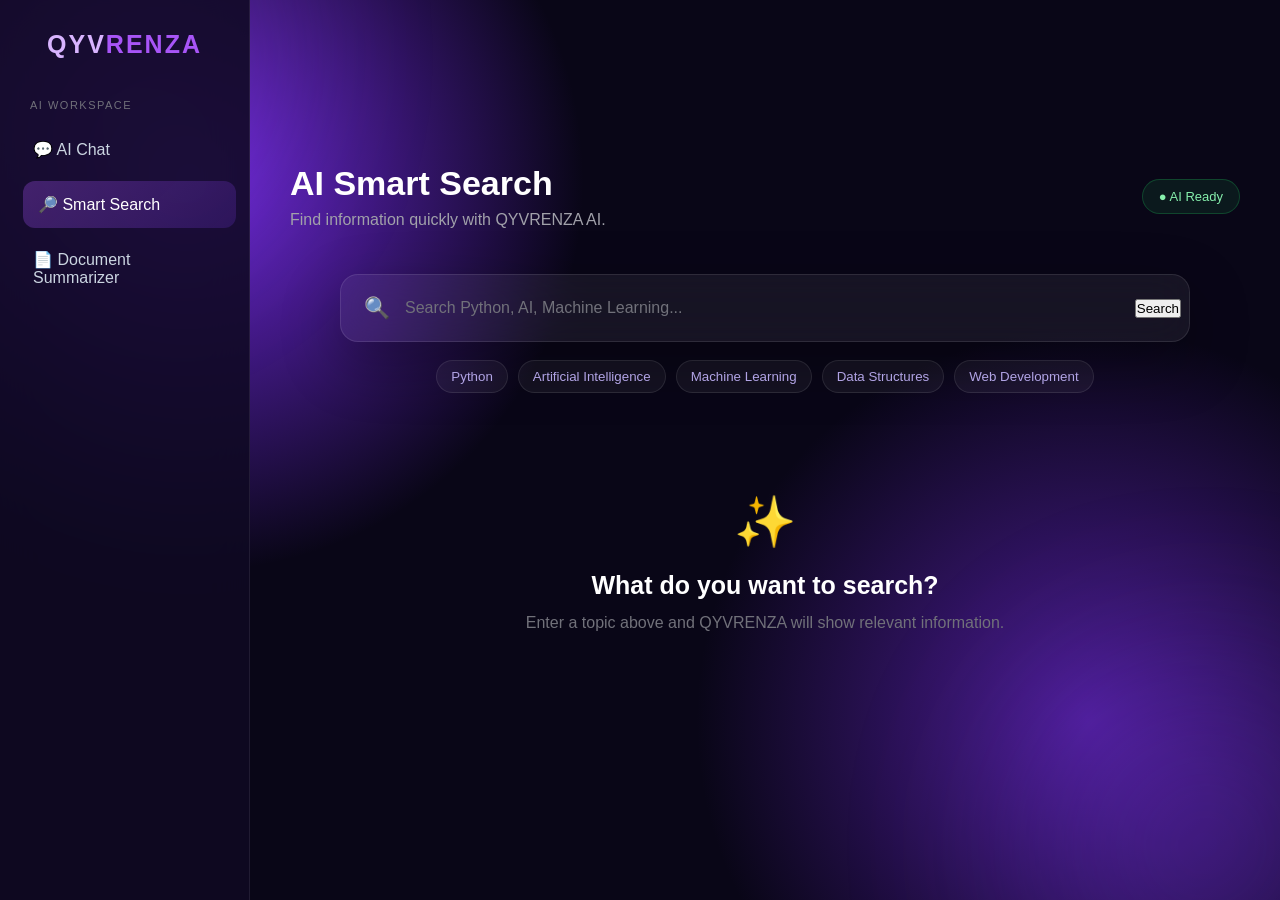
<file: member-2/smart-search/index.html>
<!DOCTYPE html>
<html lang="en">
<head>
    <meta charset="UTF-8">
    <meta name="viewport" content="width=device-width, initial-scale=1.0">

    <title>QYVRENZA - AI Smart Search</title>

    <style>
        * {
            margin: 0;
            padding: 0;
            box-sizing: border-box;
            font-family: "Segoe UI", Arial, sans-serif;
        }

        body {
            min-height: 100vh;
            color: white;
            background:
                radial-gradient(circle at 15% 20%, #6d28d9 0%, transparent 30%),
                radial-gradient(circle at 85% 80%, #4c1d95 0%, transparent 30%),
                #090617;
            overflow-x: hidden;
        }

        /* Animated background */
        .glow {
            position: fixed;
            width: 350px;
            height: 350px;
            border-radius: 50%;
            filter: blur(100px);
            opacity: 0.25;
            z-index: -1;
            animation: float 8s infinite alternate ease-in-out;
        }

        .glow-one {
            background: #a855f7;
            top: -120px;
            left: -100px;
        }

        .glow-two {
            background: #7c3aed;
            right: -100px;
            bottom: -120px;
            animation-delay: 2s;
        }

        @keyframes float {
            from {
                transform: translate(0, 0);
            }

            to {
                transform: translate(60px, 40px);
            }
        }

        /* Main */
        .app {
            min-height: 100vh;
            display: flex;
        }

        /* Sidebar */
        .sidebar {
            width: 250px;
            min-height: 100vh;
            padding: 30px 18px;
            background: rgba(15, 10, 35, 0.88);
            border-right: 1px solid rgba(255, 255, 255, 0.08);
            backdrop-filter: blur(20px);
        }

        .logo {
            text-align: center;
            font-size: 25px;
            font-weight: 800;
            letter-spacing: 2px;
            color: #d8b4fe;
            margin-bottom: 40px;
        }

        .logo span {
            color: #a855f7;
        }

        .menu-title {
            font-size: 11px;
            color: #71717a;
            letter-spacing: 1.5px;
            margin: 0 12px 15px;
        }

        .nav-link {
            display: block;
            text-decoration: none;
            color: #cbd5e1;
            padding: 14px 15px;
            margin-bottom: 8px;
            border-radius: 12px;
            transition: 0.3s;
        }

        .nav-link:hover,
        .nav-link.active {
            color: white;
            background: linear-gradient(
                135deg,
                rgba(168, 85, 247, 0.3),
                rgba(124, 58, 237, 0.2)
            );
            transform: translateX(5px);
        }

        /* Main content */
        .main {
            flex: 1;
            max-width: 1200px;
            width: 100%;
            margin: auto;
            padding: 40px;
        }

        /* Header */
        .header {
            display: flex;
            justify-content: space-between;
            align-items: center;
            margin-bottom: 45px;
        }

        .header h1 {
            font-size: 34px;
            margin-bottom: 8px;
        }

        .header p {
            color: #a1a1aa;
        }

        .status {
            padding: 9px 16px;
            border-radius: 20px;
            color: #86efac;
            background: rgba(34, 197, 94, 0.1);
            border: 1px solid rgba(34, 197, 94, 0.25);
            font-size: 13px;
        }

        /* Search */
        .search-section {
            max-width: 850px;
            margin: auto;
        }

        .search-box {
            display: flex;
            align-items: center;
            gap: 10px;
            padding: 8px;
            border-radius: 18px;
            background: rgba(255, 255, 255, 0.06);
            border: 1px solid rgba(255, 255, 255, 0.1);
            backdrop-filter: blur(20px);
            box-shadow: 0 20px 60px rgba(0, 0, 0, 0.3);
            transition: 0.3s;
        }

        .search-box:focus-within {
            border-color: #a855f7;
            box-shadow: 0 0 30px rgba(168, 85, 247, 0.2);
        }

        .search-icon {
            font-size: 21px;
            padding-left: 15px;
        }

        #searchInput {
            flex: 1;
            border: none;
            outline: none;
            background: transparent;
            color: white;
            font-size: 16px;
            padding: 16px 5px;
        }

        #searchInput::placeholder {
            color: #71717a;
        }

        #searchButton {
            border: none;
            padding: 14px 25px;
            border-radius: 13px;
            color: white;
            font-weight: 600;
            cursor: pointer;
            background: linear-gradient(135deg, #9333ea, #6d28d9);
            transition: 0.3s;
        }

        #searchButton:hover {
            transform: translateY(-2px);
            box-shadow: 0 10px 30px rgba(147, 51, 234, 0.4);
        }

        /* Suggestions */
        .suggestions {
            display: flex;
            justify-content: center;
            flex-wrap: wrap;
            gap: 10px;
            margin-top: 18px;
        }

        .suggestions button {
            border: 1px solid rgba(255, 255, 255, 0.1);
            background: rgba(255, 255, 255, 0.05);
            color: #c4b5fd;
            padding: 8px 14px;
            border-radius: 20px;
            cursor: pointer;
            transition: 0.3s;
        }

        .suggestions button:hover {
            background: rgba(168, 85, 247, 0.2);
            transform: translateY(-2px);
        }

        /* Welcome */
        .welcome {
            max-width: 700px;
            margin: 100px auto;
            text-align: center;
            animation: appear 0.8s ease;
        }

        .welcome-icon {
            font-size: 50px;
            margin-bottom: 20px;
            animation: pulse 2s infinite;
        }

        .welcome h2 {
            font-size: 25px;
            margin-bottom: 10px;
        }

        .welcome p {
            color: #71717a;
            line-height: 1.6;
        }

        @keyframes pulse {
            0%, 100% {
                transform: scale(1);
            }

            50% {
                transform: scale(1.15);
            }
        }

        @keyframes appear {
            from {
                opacity: 0;
                transform: translateY(20px);
            }

            to {
                opacity: 1;
                transform: translateY(0);
            }
        }

        /* Overview */
        .overview {
            max-width: 850px;
            margin: 45px auto 25px;
            display: flex;
            gap: 15px;
            padding: 25px;
            border-radius: 20px;
            background: linear-gradient(
                135deg,
                rgba(126, 34, 206, 0.25),
                rgba(59, 7, 100, 0.2)
            );
            border: 1px solid rgba(168, 85, 247, 0.25);
            animation: appear 0.5s ease;
        }

        .overview-icon {
            font-size: 25px;
        }

        .overview h3 {
            color: #d8b4fe;
            margin-bottom: 8px;
        }

        .overview p {
            color: #ddd6fe;
            line-height: 1.6;
        }

        /* Results */
        #resultsSection {
            max-width: 850px;
            margin: 25px auto;
        }

        .section-title {
            font-size: 20px;
            margin-bottom: 18px;
            color: #e4e4e7;
        }

        #results {
            display: grid;
            gap: 15px;
        }

        .result-card {
            padding: 22px;
            border-radius: 18px;
            background: rgba(255, 255, 255, 0.05);
            border: 1px solid rgba(255, 255, 255, 0.08);
            transition: 0.3s;
            animation: appear 0.5s ease;
        }

        .result-card:hover {
            transform: translateY(-5px);
            border-color: rgba(168, 85, 247, 0.4);
            background: rgba(168, 85, 247, 0.08);
        }

        .result-card h3 {
            color: #e9d5ff;
            margin-bottom: 9px;
        }

        .result-card p {
            color: #a1a1aa;
            line-height: 1.6;
            margin-bottom: 14px;
        }

        .category {
            display: inline-block;
            padding: 5px 11px;
            border-radius: 15px;
            background: rgba(168, 85, 247, 0.15);
            color: #c4b5fd;
            font-size: 12px;
        }

        .no-results {
            text-align: center;
            padding: 50px;
            color: #71717a;
        }

        .no-results-icon {
            font-size: 45px;
            margin-bottom: 15px;
        }

        /* Mobile */
        @media (max-width: 768px) {

            .app {
                display: block;
            }

            .sidebar {
                width: 100%;
                min-height: auto;
                border-right: none;
                border-bottom: 1px solid rgba(255, 255, 255, 0.08);
            }

            .logo {
                margin-bottom: 20px;
            }

            .nav-link {
                display: inline-block;
                margin-right: 5px;
            }

            .main {
                padding: 20px;
            }

            .header {
                display: block;
            }

            .status {
                display: inline-block;
                margin-top: 15px;
            }

            .search-box {
                flex-wrap: wrap;
            }

            #searchInput {
                min-width: 150px;
            }

            #searchButton {
                width: 100%;
            }
        }
    </style>
</head>

<body>

    <div class="glow glow-one"></div>
    <div class="glow glow-two"></div>

    <div class="app">

        <!-- SIDEBAR -->
        <aside class="sidebar">

            <div class="logo">
                QYV<span>RENZA</span>
            </div>

            <p class="menu-title">AI WORKSPACE</p>

            <a href="../AI-Chat/index.html" class="nav-link">
                💬 AI Chat
            </a>

            <a href="../smart-search/index.html"
               class="nav-link active">
                🔎 Smart Search
            </a>

            <a href="../document-summarizer/index.html"
               class="nav-link">
                📄 Document Summarizer
            </a>

        </aside>


        <!-- MAIN -->
        <main class="main">

            <header class="header">

                <div>
                    <h1>AI Smart Search</h1>

                    <p>
                        Find information quickly with QYVRENZA AI.
                    </p>
                </div>

                <div class="status">
                    ● AI Ready
                </div>

            </header>


            <!-- SEARCH BOX -->
            <section class="search-section">

                <div class="search-box">

                    <span class="search-icon">🔍</span>

                    <input
                        type="text"
                        id="searchInput"
                        placeholder="Search Python, AI, Machine Learning..."
                    >

                    <button onclick="performSearch()">
                        Search
                    </button>

                </div>


                <div class="suggestions">

                    <button onclick="quickSearch('Python')">
                        Python
                    </button>

                    <button onclick="quickSearch('AI')">
                        Artificial Intelligence
                    </button>

                    <button onclick="quickSearch('Machine Learning')">
                        Machine Learning
                    </button>

                    <button onclick="quickSearch('Data Structures')">
                        Data Structures
                    </button>

                    <button onclick="quickSearch('Web Development')">
                        Web Development
                    </button>

                </div>

            </section>


            <!-- WELCOME -->
            <section class="welcome" id="welcome">

                <div class="welcome-icon">
                    ✨
                </div>

                <h2>
                    What do you want to search?
                </h2>

                <p>
                    Enter a topic above and QYVRENZA
                    will show relevant information.
                </p>

            </section>


            <!-- AI OVERVIEW -->
            <section
                class="overview"
                id="overview"
                style="display:none;">

                <div class="overview-icon">
                    ✨
                </div>

                <div>

                    <h3>
                        AI Overview
                    </h3>

                    <p id="overviewText"></p>

                </div>

            </section>


            <!-- RESULTS -->
            <section
                id="resultsSection"
                style="display:none;">

                <h2 class="section-title">
                    Search Results
                </h2>

                <div id="results"></div>

            </section>

        </main>

    </div>


    <script>

        const searchInput =
            document.getElementById("searchInput");

        const welcome =
            document.getElementById("welcome");

        const overview =
            document.getElementById("overview");

        const overviewText =
            document.getElementById("overviewText");

        const resultsSection =
            document.getElementById("resultsSection");

        const results =
            document.getElementById("results");


        /* Search database */

        const searchData = [

            {
                title: "Python Programming",
                description:
                    "Python is a popular programming language used for programming, automation, data science, artificial intelligence and machine learning.",
                category: "Programming"
            },

            {
                title: "Artificial Intelligence",
                description:
                    "Artificial Intelligence is a field of computer science that focuses on creating systems capable of performing tasks that normally require human intelligence.",
                category: "AI"
            },

            {
                title: "Machine Learning",
                description:
                    "Machine Learning allows computers to learn patterns from data and use those patterns to make predictions or decisions.",
                category: "AI / ML"
            },

            {
                title: "Data Structures",
                description:
                    "Data structures organize and store data efficiently. Examples include arrays, linked lists, stacks, queues, trees and graphs.",
                category: "Computer Science"
            },

            {
                title: "Web Development",
                description:
                    "Web development involves creating websites and web applications using HTML, CSS and JavaScript.",
                category: "Web Development"
            },

            {
                title: "JavaScript",
                description:
                    "JavaScript is used to create interactive and dynamic web pages.",
                category: "Web Development"
            },

            {
                title: "NumPy",
                description:
                    "NumPy is a Python library used for numerical computing, arrays and mathematical operations.",
                category: "Data Science"
            },

            {
                title: "Data Science",
                description:
                    "Data Science combines programming, statistics and machine learning to analyze data and discover useful patterns.",
                category: "Data Science"
            },

            {
                title: "HTML",
                description:
                    "HTML is the standard markup language used to create the structure of web pages.",
                category: "Web Development"
            },

            {
                title: "CSS",
                description:
                    "CSS is used to style websites by controlling colors, layouts, fonts and animations.",
                category: "Web Development"
            }

        ];


        /* Search */

        function performSearch() {

            const query =
                searchInput.value.trim().toLowerCase();


            if (query === "") {

                welcome.style.display = "block";

                overview.style.display = "none";

                resultsSection.style.display = "none";

                return;
            }


            const matchedResults =
                searchData.filter(function(item) {

                    const text =
                        (
                            item.title +
                            " " +
                            item.description +
                            " " +
                            item.category
                        ).toLowerCase();

                    return text.includes(query);

                });


            welcome.style.display = "none";

            overview.style.display = "flex";

            resultsSection.style.display = "block";


            overviewText.textContent =
                "QYVRENZA found " +
                matchedResults.length +
                " result(s) related to \"" +
                searchInput.value +
                "\".";


            results.innerHTML = "";


            if (matchedResults.length === 0) {

                results.innerHTML = `

                    <div class="no-results">

                        <div class="no-results-icon">
                            🔍
                        </div>

                        <h3>
                            No results found
                        </h3>

                        <p>
                            Try Python, AI, Machine Learning,
                            Data Structures or Web Development.
                        </p>

                    </div>

                `;

                return;
            }


            matchedResults.forEach(function(item) {

                const card =
                    document.createElement("div");

                card.className = "result-card";


                card.innerHTML = `

                    <h3>${item.title}</h3>

                    <p>${item.description}</p>

                    <span class="category">
                        ${item.category}
                    </span>

                `;


                results.appendChild(card);

            });

        }


        /* Quick search */

        function quickSearch(value) {

            searchInput.value = value;

            performSearch();

        }


        /* Enter key */

        searchInput.addEventListener(
            "keydown",
            function(event) {

                if (event.key === "Enter") {
                    performSearch();
                }

            }
        );

    </script>

</body>
</html>
</file>
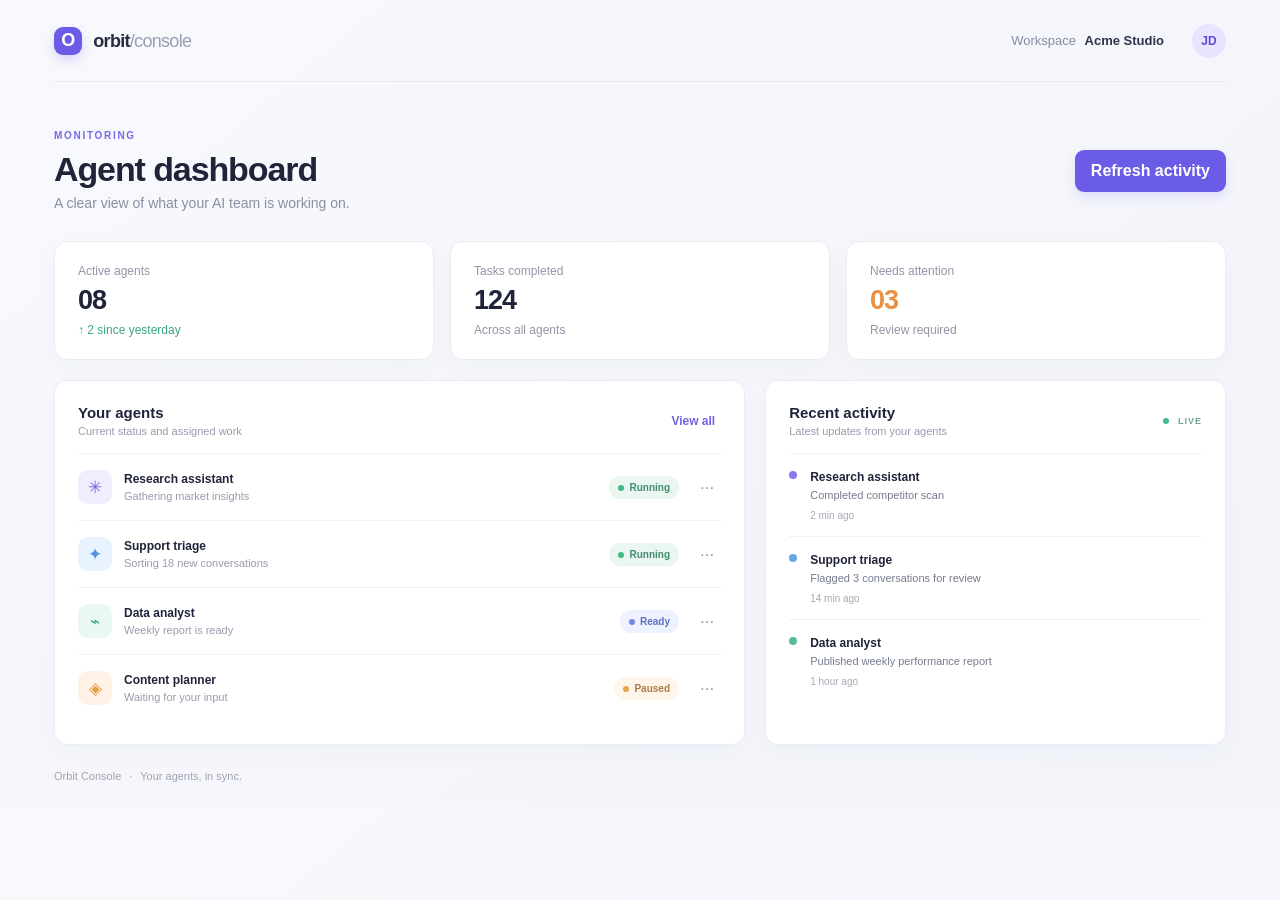
<file: member-3/ai-agent-dashboard/index.html>
<!doctype html>
<html lang="en">
<head>
  <meta charset="utf-8">
  <meta name="viewport" content="width=device-width, initial-scale=1">
  <meta name="theme-color" content="#f5f7fb">
  <title>Agent dashboard</title>
  <link rel="stylesheet" href="style.css">
  <script src="script.js" defer></script>
</head>
<body>
  <main class="page">
    <header class="topbar">
      <a class="brand" href="index.html" aria-label="Orbit home"><span class="brand-mark">O</span> orbit<span class="brand-muted">/console</span></a>
      <span class="workspace">Workspace <strong>Acme Studio</strong></span>
      <button type="button" class="avatar" id="profile-button" aria-label="User profile" aria-expanded="false">JD</button>
    </header>

    <section class="intro">
      <div>
        <p class="eyebrow">MONITORING</p>
        <h1>Agent dashboard</h1>
        <p class="subheading">A clear view of what your AI team is working on.</p>
      </div>
      <button type="button" class="primary-button" id="refresh-button">Refresh activity</button>
    </section>

    <section class="metrics" aria-label="Workspace summary">
      <article class="metric"><span>Active agents</span><strong>08</strong><small class="positive">↑ 2 since yesterday</small></article>
      <article class="metric"><span>Tasks completed</span><strong>124</strong><small>Across all agents</small></article>
      <article class="metric"><span>Needs attention</span><strong class="attention">03</strong><small>Review required</small></article>
    </section>

    <section class="content-grid">
      <article class="panel">
        <div class="panel-heading"><div><h2>Your agents</h2><p>Current status and assigned work</p></div><button type="button" class="text-button" id="show-all">View all</button></div>
        <div class="agent-list" id="agent-list">
          <article class="agent"><span class="agent-icon violet">✳</span><div class="agent-info"><strong>Research assistant</strong><span>Gathering market insights</span></div><span class="status running"><i></i>Running</span><button type="button" class="agent-action" aria-label="Manage Research assistant">···</button></article>
          <article class="agent"><span class="agent-icon blue">✦</span><div class="agent-info"><strong>Support triage</strong><span>Sorting 18 new conversations</span></div><span class="status running"><i></i>Running</span><button type="button" class="agent-action" aria-label="Manage Support triage">···</button></article>
          <article class="agent"><span class="agent-icon green">⌁</span><div class="agent-info"><strong>Data analyst</strong><span>Weekly report is ready</span></div><span class="status ready"><i></i>Ready</span><button type="button" class="agent-action" aria-label="Manage Data analyst">···</button></article>
          <article class="agent"><span class="agent-icon orange">◈</span><div class="agent-info"><strong>Content planner</strong><span>Waiting for your input</span></div><span class="status paused"><i></i>Paused</span><button type="button" class="agent-action" aria-label="Manage Content planner">···</button></article>
          <article class="agent extra-agent"><span class="agent-icon blue">✦</span><div class="agent-info"><strong>Lead qualifier</strong><span>Reviewing new prospects</span></div><span class="status running"><i></i>Running</span><button type="button" class="agent-action" aria-label="Manage Lead qualifier">···</button></article>
          <article class="agent extra-agent"><span class="agent-icon violet">✳</span><div class="agent-info"><strong>Meeting assistant</strong><span>Calendar is up to date</span></div><span class="status ready"><i></i>Ready</span><button type="button" class="agent-action" aria-label="Manage Meeting assistant">···</button></article>
        </div>
      </article>
      <article class="panel activity-panel">
        <div class="panel-heading"><div><h2>Recent activity</h2><p>Latest updates from your agents</p></div><span class="live-label"><i></i> LIVE</span></div>
        <ol class="activity-list">
          <li><span class="timeline-dot violet-dot"></span><div><strong>Research assistant</strong><p>Completed competitor scan</p><time>2 min ago</time></div></li>
          <li><span class="timeline-dot blue-dot"></span><div><strong>Support triage</strong><p>Flagged 3 conversations for review</p><time>14 min ago</time></div></li>
          <li><span class="timeline-dot green-dot"></span><div><strong>Data analyst</strong><p>Published weekly performance report</p><time>1 hour ago</time></div></li>
        </ol>
      </article>
    </section>
    <footer>Orbit Console <span>·</span> Your agents, in sync.</footer>
  </main>
</body>
</html>
</file>
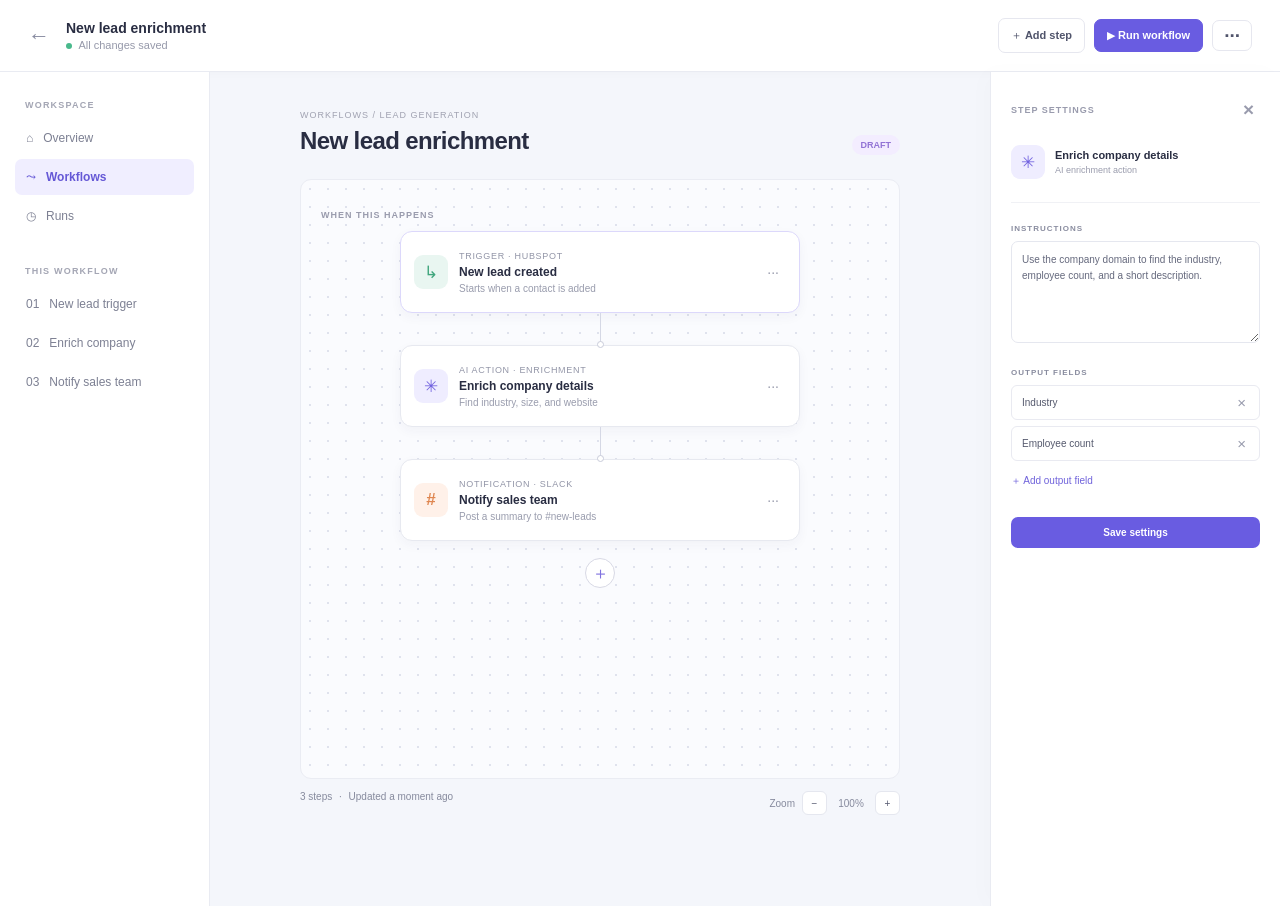
<file: member-3/ai-workflow-builder/index.html>
<!doctype html>
<html lang="en">
<head>
  <meta charset="utf-8">
  <meta name="viewport" content="width=device-width, initial-scale=1">
  <meta name="theme-color" content="#f5f7fb">
  <title>Workflow builder</title>
  <link rel="stylesheet" href="style.css">
  <script src="script.js" defer></script>
</head>
<body>
  <header class="toolbar">
    <a class="back-link" href="../ai-agent-dashboard/index.html" aria-label="Back to dashboard">←</a>
    <div class="title-wrap"><strong>New lead enrichment</strong><span><i></i> All changes saved</span></div>
    <div class="toolbar-actions"><button type="button" class="secondary" id="add-step">＋ Add step</button><button type="button" class="run-button" id="run-workflow">▶ Run workflow</button><button type="button" class="menu-button" id="workflow-menu" aria-label="More options" aria-expanded="false">···</button></div>
  </header>
  <main class="workspace">
    <aside class="sidebar"><div class="side-label">WORKSPACE</div><a href="../ai-agent-dashboard/index.html">⌂ &nbsp; Overview</a><a class="selected" href="index.html">⤳ &nbsp; Workflows</a><a href="#run-history">◷ &nbsp; Runs</a><div class="side-label second-label">THIS WORKFLOW</div><a href="#trigger">01 &nbsp; New lead trigger</a><a href="#enrich">02 &nbsp; Enrich company</a><a href="#slack">03 &nbsp; Notify sales team</a></aside>
    <section class="canvas-area">
      <div class="canvas-heading"><div><p>WORKFLOWS / LEAD GENERATION</p><h1>New lead enrichment</h1></div><span class="draft-pill">DRAFT</span></div>
      <div class="canvas" id="workflow-canvas">
        <div class="canvas-content" id="canvas-content"><div class="start-label">WHEN THIS HAPPENS</div>
        <article class="step-card trigger-card" id="trigger"><div class="step-icon trigger-icon">↳</div><div class="step-text"><small>TRIGGER · HUBSPOT</small><strong>New lead created</strong><span>Starts when a contact is added</span></div><button type="button" class="step-menu" aria-label="Trigger options">···</button></article>
        <div class="connector"><span></span></div>
        <article class="step-card" id="enrich"><div class="step-icon ai-icon">✳</div><div class="step-text"><small>AI ACTION · ENRICHMENT</small><strong>Enrich company details</strong><span>Find industry, size, and website</span></div><button type="button" class="step-menu" aria-label="Enrichment options">···</button></article>
        <div class="connector"><span></span></div>
        <article class="step-card" id="slack"><div class="step-icon slack-icon">#</div><div class="step-text"><small>NOTIFICATION · SLACK</small><strong>Notify sales team</strong><span>Post a summary to #new-leads</span></div><button type="button" class="step-menu" aria-label="Notification options">···</button></article>
        <button type="button" class="add-node" id="canvas-add">＋</button>
        </div>
      </div>
      <div class="canvas-footer" id="run-history"><span id="step-count">3 steps <span class="separator">·</span> Updated a moment ago</span><span class="zoom-controls"><span>Zoom</span><button type="button" id="zoom-out" aria-label="Zoom out">−</button><output id="zoom-value">100%</output><button type="button" id="zoom-in" aria-label="Zoom in">+</button></span></div>
    </section>
    <aside class="config-panel" id="config-panel"><div class="config-title"><span>STEP SETTINGS</span><button type="button" id="close-settings" aria-label="Close settings">×</button></div><div class="selected-step"><div class="step-icon ai-icon">✳</div><div><strong>Enrich company details</strong><small>AI enrichment action</small></div></div><label for="instruction">INSTRUCTIONS</label><textarea id="instruction" rows="5">Use the company domain to find the industry, employee count, and a short description.</textarea><label for="output-fields">OUTPUT FIELDS</label><div id="output-fields"><div class="field-chip">Industry <button type="button" aria-label="Remove Industry field">×</button></div><div class="field-chip">Employee count <button type="button" aria-label="Remove Employee count field">×</button></div></div><button type="button" class="add-field" id="add-field">＋ Add output field</button><button type="button" class="save-config" id="save-config">Save settings</button></aside>
  <dialog class="workflow-dialog" id="workflow-dialog"><form method="dialog"><button type="button" class="dialog-close" aria-label="Close dialog">×</button><p class="dialog-kicker">WORKFLOW BUILDER</p><h2 id="dialog-title"></h2><div id="dialog-content"></div><div class="dialog-actions"><button type="button" class="dialog-cancel" value="cancel">Cancel</button><button type="button" class="dialog-confirm" id="dialog-confirm" value="confirm">Done</button></div></form></dialog>
  </main>
</body>
</html>
</file>
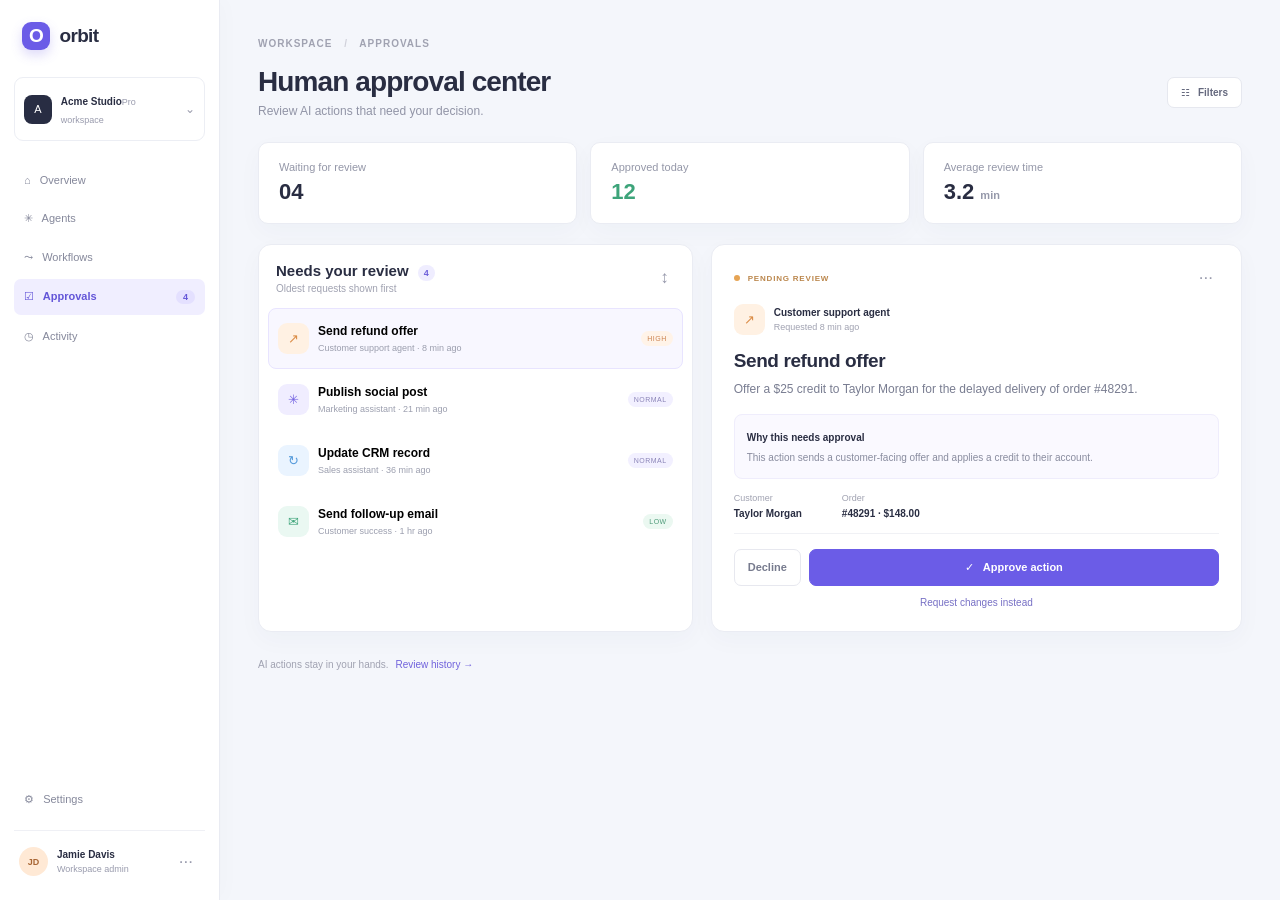
<file: member-3/human-approval-center/index.html>
<!doctype html>
<html lang="en">

<head>
  <meta charset="utf-8">
  <meta name="viewport" content="width=device-width, initial-scale=1">
  <meta name="theme-color" content="#f5f7fb">
  <title>Human approval center</title>
  <link rel="stylesheet" href="style.css">
  <script src="script.js" defer></script>
</head>

<body>
  <div class="app-shell">
    <aside class="sidebar" id="sidebar"><a class="brand" href="../ai-agent-dashboard/index.html"><span>O</span>
        orbit</a><button type="button" class="team-switch" id="team-switch"><span
          class="team-icon">A</span><span><strong>Acme Studio</strong><small>Pro
            workspace</small></span><b>⌄</b></button>
      <nav aria-label="Main navigation"><a href="../ai-agent-dashboard/index.html">⌂ &nbsp; Overview</a><a
          href="../ai-agent-dashboard/index.html">✳ &nbsp; Agents</a><a href="../ai-workflow-builder/index.html">⤳
          &nbsp; Workflows</a><a class="active" href="index.html">☑ &nbsp; Approvals <span>4</span></a><a
          href="#review-history">◷ &nbsp; Activity</a></nav>
      <div class="sidebar-bottom"><button type="button" class="settings-link" id="settings-button">⚙ &nbsp;
          Settings</button>
        <div class="user-card"><span class="user-avatar">JD</span>
          <div><strong>Jamie Davis</strong><small>Workspace admin</small></div><button type="button" id="user-menu"
            aria-label="Open user menu">···</button>
        </div>
      </div>
    </aside>
    <main class="main-content">
      <header class="mobile-header"><a class="brand" href="../ai-agent-dashboard/index.html"><span>O</span>
          orbit</a><button type="button" id="mobile-menu" aria-label="Open menu" aria-expanded="false">☰</button>
      </header>
      <div class="page-content">
        <div class="breadcrumbs">WORKSPACE <span>/</span> APPROVALS</div>
        <section class="page-title">
          <div>
            <h1>Human approval center</h1>
            <p>Review AI actions that need your decision.</p>
          </div><button type="button" class="filter-button" id="filter-button">☷ &nbsp; Filters</button>
        </section>
        <section class="summary">
          <article><span>Waiting for review</span><strong>04</strong></article>
          <article><span>Approved today</span><strong class="green-text">12</strong></article>
          <article><span>Average review time</span><strong>3.2 <small>min</small></strong></article>
        </section>
        <section class="review-layout">
          <div class="queue-panel">
            <div class="queue-header">
              <div>
                <h2>Needs your review <span>4</span></h2>
                <p>Oldest requests shown first</p>
              </div><button type="button" aria-label="Sort requests">↕</button>
            </div>
            <div class="request-list" id="request-list">
              <button type="button" class="request selected" aria-pressed="true" data-priority="high"
                data-title="Send refund offer" data-agent="Customer support agent"
                data-detail="Offer a $25 credit to Taylor Morgan for the delayed delivery of order #48291."
                data-reason="This action sends a customer-facing offer and applies a credit to their account."
                data-meta-one-label="Customer" data-meta-one-value="Taylor Morgan" data-meta-two-label="Order"
                data-meta-two-value="#48291 · $148.00" data-requested="8 min ago"><span
                  class="request-icon orange">↗</span><span class="request-copy"><strong>Send refund
                    offer</strong><small>Customer support agent · 8 min ago</small></span><span
                  class="priority">HIGH</span></button>
              <button type="button" class="request" aria-pressed="false" data-priority="normal"
                data-title="Publish social post" data-agent="Marketing assistant"
                data-detail="Publish the prepared product launch announcement to the company social account."
                data-reason="This action publishes an external message and could affect the company's public presence."
                data-meta-one-label="Channel" data-meta-one-value="Company social account"
                data-meta-two-label="Campaign" data-meta-two-value="Product launch" data-requested="21 min ago"><span
                  class="request-icon purple">✳</span><span class="request-copy"><strong>Publish social
                    post</strong><small>Marketing assistant · 21 min ago</small></span><span
                  class="priority normal">NORMAL</span></button>
              <button type="button" class="request" aria-pressed="false" data-priority="normal"
                data-title="Update CRM record" data-agent="Sales assistant"
                data-detail="Update the company record with the latest contact and qualification details."
                data-reason="This action updates a shared customer record and may affect downstream sales decisions."
                data-meta-one-label="Account" data-meta-one-value="Northstar Retail" data-meta-two-label="Record"
                data-meta-two-value="Qualification details" data-requested="36 min ago"><span
                  class="request-icon blue">↻</span><span class="request-copy"><strong>Update CRM
                    record</strong><small>Sales assistant · 36 min ago</small></span><span
                  class="priority normal">NORMAL</span></button>
              <button type="button" class="request" aria-pressed="false" data-priority="low"
                data-title="Send follow-up email" data-agent="Customer success agent"
                data-detail="Send a follow-up email with onboarding resources to the new account owner."
                data-reason="This action sends an external email that cannot be recalled."
                data-meta-one-label="Recipient" data-meta-one-value="New account owner" data-meta-two-label="Content"
                data-meta-two-value="Onboarding resources" data-requested="1 hr ago"><span
                  class="request-icon green">✉</span><span class="request-copy"><strong>Send follow-up
                    email</strong><small>Customer success · 1 hr ago</small></span><span
                  class="priority low">LOW</span></button>
            </div>
          </div>
          <article class="detail-panel">
            <div class="detail-top"><span class="review-badge"><i></i> PENDING REVIEW</span><button type="button"
                id="detail-menu" aria-label="More request options">···</button></div>
            <div class="detail-agent"><span class="request-icon orange">↗</span>
              <div><strong id="agent-name">Customer support agent</strong><small id="request-time">Requested 8 min
                  ago</small></div>
            </div>
            <h2 id="request-title">Send refund offer</h2>
            <p class="detail-description" id="request-detail">Offer a $25 credit to Taylor Morgan for the delayed
              delivery of order #48291.</p>
            <div class="context-box"><strong>Why this needs approval</strong>
              <p id="request-reason">This action sends a customer-facing offer and applies a credit to their account.
              </p>
            </div>
            <div class="request-meta">
              <div><span id="meta-one-label">Customer</span><strong id="meta-one-value">Taylor Morgan</strong></div>
              <div><span id="meta-two-label">Order</span><strong id="meta-two-value">#48291 · $148.00</strong></div>
            </div>
            <div class="decision-actions"><button type="button" class="reject-button"
                id="reject-button">Decline</button><button type="button" class="approve-button" id="approve-button">✓
                &nbsp; Approve action</button></div><button type="button" class="edit-link" id="edit-button">Request
              changes instead</button>
          </article>
        </section>
        <footer id="review-history">AI actions stay in your hands. <button type="button" id="history-button">Review
            history →</button></footer>
      </div>
    </main>
  </div>
  <dialog class="approval-dialog" id="approval-dialog">
    <form method="dialog"><button type="button" class="dialog-close" aria-label="Close dialog">×</button>
      <p class="dialog-kicker">ORBIT WORKSPACE</p>
      <h2 id="approval-dialog-title"></h2>
      <div id="approval-dialog-content"></div>
      <div class="dialog-actions"><button type="button" class="dialog-cancel" value="cancel">Close</button><button
          type="button" class="dialog-confirm" id="approval-dialog-confirm" value="confirm">Done</button></div>
    </form>
  </dialog>
</body>

</html>
</file>
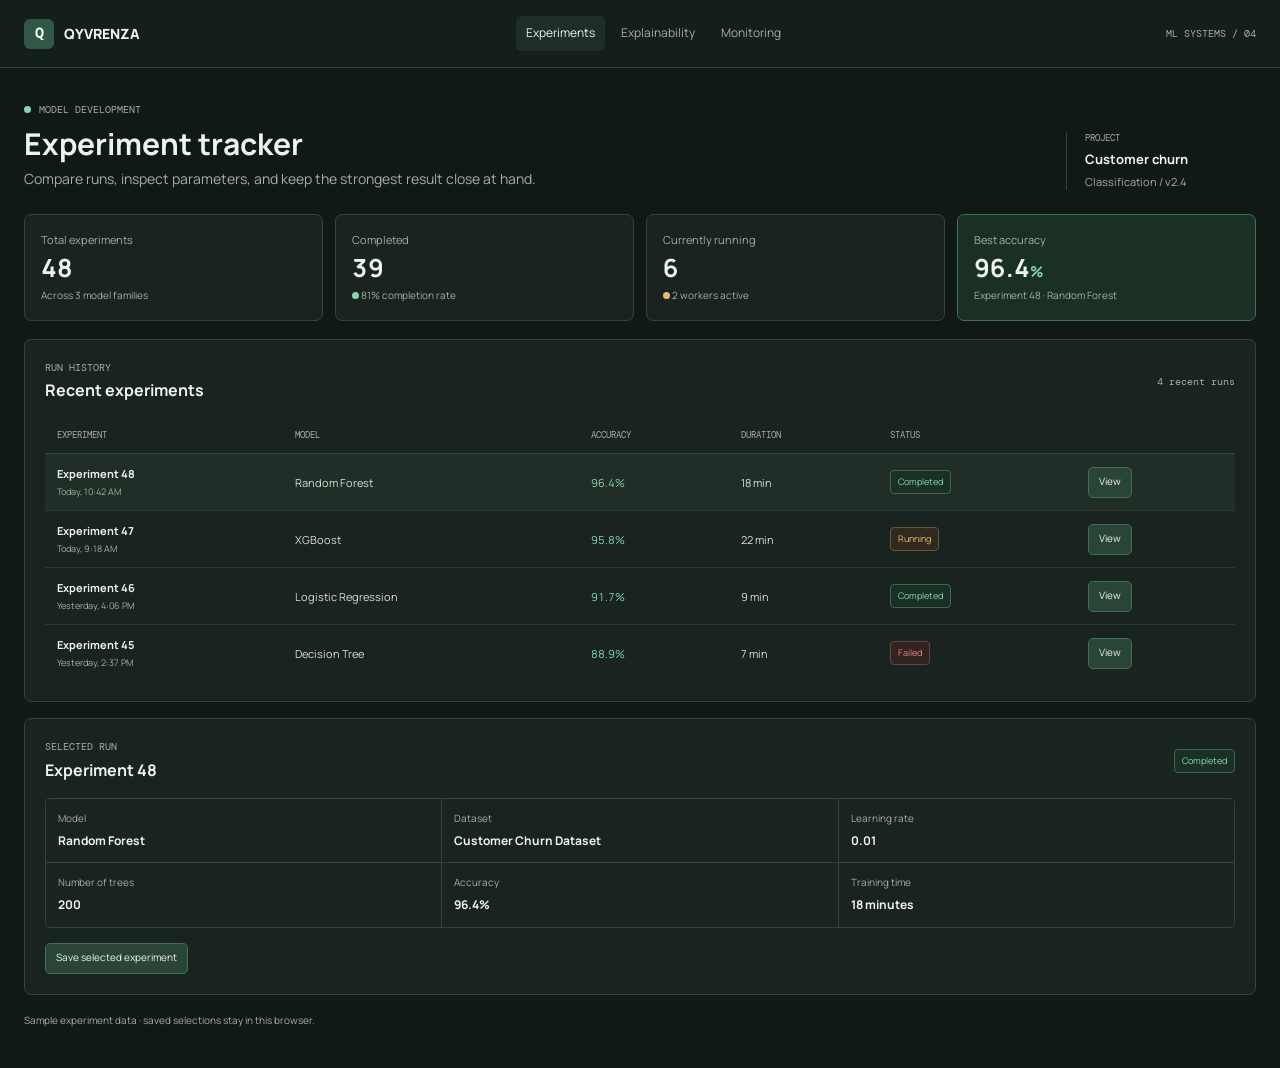
<file: member-4/experiment-tracker/index.html>
<!doctype html>
<html lang="en">

<head>
    <meta charset="utf-8">
    <meta name="viewport" content="width=device-width, initial-scale=1">
    <meta name="theme-color" content="#111916">
    <meta name="description" content="Review machine learning experiments, model parameters, and evaluation metrics.">
    <title>Experiment Tracker | QYVRENZA</title>
    <link rel="preconnect" href="https://fonts.googleapis.com">
    <link rel="preconnect" href="https://fonts.gstatic.com" crossorigin>
    <link
        href="https://fonts.googleapis.com/css2?family=Manrope:wght@400;500;600;700;800&family=DM+Mono:wght@400;500&display=swap"
        rel="stylesheet">
    <link rel="stylesheet" href="style.css">
    <script src="script.js" defer></script>
</head>

<body>
    <header class="topbar">
        <a class="brand" href="../../index.html"><span class="brand-mark">Q</span><span>QYVRENZA</span></a>
        <nav aria-label="Member 4 apps">
            <a href="index.html" aria-current="page">Experiments</a>
            <a href="../explainable-ai/index.html">Explainability</a>
            <a href="../model-monitoring/index.html">Monitoring</a>
        </nav>
        <span class="top-meta">ML SYSTEMS / 04</span>
    </header>

    <main class="shell">
        <section class="page-head">
            <div>
                <p class="eyebrow"><span class="pulse"></span> Model development</p>
                <h1>Experiment tracker</h1>
                <p class="lede">Compare runs, inspect parameters, and keep the strongest result close at hand.</p>
            </div>
            <div class="head-note"><span class="mono">PROJECT</span><strong>Customer churn</strong><span>Classification
                    / v2.4</span></div>
        </section>

        <section class="stat-grid" aria-label="Experiment totals">
            <article class="stat"><span>Total experiments</span><strong>48</strong><small>Across 3 model
                    families</small></article>
            <article class="stat"><span>Completed</span><strong>39</strong><small><i class="good-dot"></i> 81%
                    completion rate</small></article>
            <article class="stat"><span>Currently running</span><strong>6</strong><small><i class="live-dot"></i> 2
                    workers active</small></article>
            <article class="stat stat-highlight"><span>Best
                    accuracy</span><strong>96.4<small>%</small></strong><small>Experiment 48 · Random Forest</small>
            </article>
        </section>

        <section class="panel" aria-labelledby="runs-title">
            <div class="panel-head">
                <div>
                    <p class="eyebrow">Run history</p>
                    <h2 id="runs-title">Recent experiments</h2>
                </div>
                <span class="panel-meta">4 recent runs</span>
            </div>
            <div class="table-scroll">
                <table>
                    <thead>
                        <tr>
                            <th scope="col">Experiment</th>
                            <th scope="col">Model</th>
                            <th scope="col">Accuracy</th>
                            <th scope="col">Duration</th>
                            <th scope="col">Status</th>
                            <th scope="col"><span class="sr-only">Action</span></th>
                        </tr>
                    </thead>
                    <tbody id="experiment-list">
                        <tr class="experiment-row is-selected" tabindex="0" data-id="48" data-model="Random Forest"
                            data-dataset="Customer Churn Dataset" data-learning-rate="0.01" data-trees="200"
                            data-accuracy="96.4%" data-duration="18 minutes" data-status="Completed">
                            <td><strong>Experiment 48</strong><small>Today, 10:42 AM</small></td>
                            <td>Random Forest</td>
                            <td class="metric-value">96.4%</td>
                            <td>18 min</td>
                            <td><span class="status status-complete">Completed</span></td>
                            <td><button class="view-button" type="button" data-view-experiment
                                    aria-label="View Experiment 48">View</button></td>
                        </tr>
                        <tr class="experiment-row" tabindex="0" data-id="47" data-model="XGBoost"
                            data-dataset="Customer Churn Dataset" data-learning-rate="0.03" data-trees="160"
                            data-accuracy="95.8%" data-duration="22 minutes" data-status="Running">
                            <td><strong>Experiment 47</strong><small>Today, 9:18 AM</small></td>
                            <td>XGBoost</td>
                            <td class="metric-value">95.8%</td>
                            <td>22 min</td>
                            <td><span class="status status-running">Running</span></td>
                            <td><button class="view-button" type="button" data-view-experiment
                                    aria-label="View Experiment 47">View</button></td>
                        </tr>
                        <tr class="experiment-row" tabindex="0" data-id="46" data-model="Logistic Regression"
                            data-dataset="Customer Churn Dataset" data-learning-rate="0.08" data-trees="Not applicable"
                            data-accuracy="91.7%" data-duration="9 minutes" data-status="Completed">
                            <td><strong>Experiment 46</strong><small>Yesterday, 4:06 PM</small></td>
                            <td>Logistic Regression</td>
                            <td class="metric-value">91.7%</td>
                            <td>9 min</td>
                            <td><span class="status status-complete">Completed</span></td>
                            <td><button class="view-button" type="button" data-view-experiment
                                    aria-label="View Experiment 46">View</button></td>
                        </tr>
                        <tr class="experiment-row" tabindex="0" data-id="45" data-model="Decision Tree"
                            data-dataset="Customer Churn Dataset" data-learning-rate="0.02" data-trees="80"
                            data-accuracy="88.9%" data-duration="7 minutes" data-status="Failed">
                            <td><strong>Experiment 45</strong><small>Yesterday, 2:37 PM</small></td>
                            <td>Decision Tree</td>
                            <td class="metric-value">88.9%</td>
                            <td>7 min</td>
                            <td><span class="status status-failed">Failed</span></td>
                            <td><button class="view-button" type="button" data-view-experiment
                                    aria-label="View Experiment 45">View</button></td>
                        </tr>
                    </tbody>
                </table>
            </div>
        </section>

        <section class="panel detail-panel" aria-labelledby="detail-title">
            <div class="panel-head">
                <div>
                    <p class="eyebrow">Selected run</p>
                    <h2 id="detail-title">Experiment 48</h2>
                </div>
                <span id="detail-status" class="status status-complete">Completed</span>
            </div>
            <dl class="detail-grid">
                <div>
                    <dt>Model</dt>
                    <dd id="detail-model">Random Forest</dd>
                </div>
                <div>
                    <dt>Dataset</dt>
                    <dd id="detail-dataset">Customer Churn Dataset</dd>
                </div>
                <div>
                    <dt>Learning rate</dt>
                    <dd id="detail-rate">0.01</dd>
                </div>
                <div>
                    <dt>Number of trees</dt>
                    <dd id="detail-trees">200</dd>
                </div>
                <div>
                    <dt>Accuracy</dt>
                    <dd id="detail-accuracy">96.4%</dd>
                </div>
                <div>
                    <dt>Training time</dt>
                    <dd id="detail-duration">18 minutes</dd>
                </div>
            </dl>
            <div class="detail-actions">
                <button id="save-experiment" class="primary-button" type="button">Save selected experiment</button>
                <p id="save-status" class="inline-status" role="status" aria-live="polite"></p>
            </div>
        </section>
        <p class="footnote">Sample experiment data · saved selections stay in this browser.</p>
    </main>
</body>

</html>
</file>
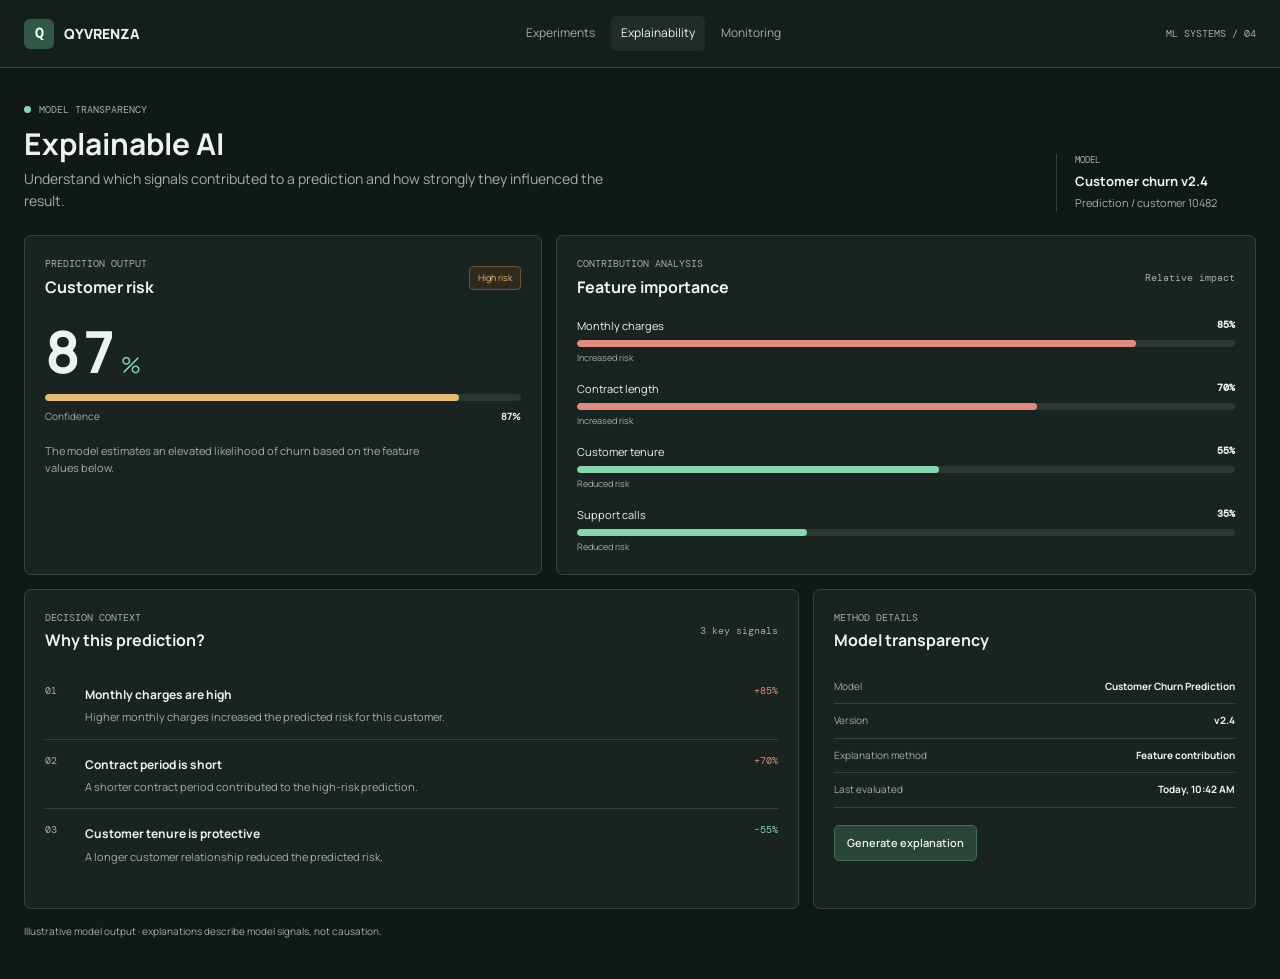
<file: member-4/explainable-ai/index.html>
<!doctype html>
<html lang="en">

<head>
    <meta charset="utf-8">
    <meta name="viewport" content="width=device-width, initial-scale=1">
    <meta name="theme-color" content="#111916">
    <meta name="description" content="Inspect feature contributions behind a machine learning prediction.">
    <title>Explainable AI | QYVRENZA</title>
    <link rel="preconnect" href="https://fonts.googleapis.com">
    <link rel="preconnect" href="https://fonts.gstatic.com" crossorigin>
    <link
        href="https://fonts.googleapis.com/css2?family=Manrope:wght@400;500;600;700;800&family=DM+Mono:wght@400;500&display=swap"
        rel="stylesheet">
    <link rel="stylesheet" href="style.css">
    <script src="script.js" defer></script>
</head>

<body>
    <header class="topbar">
        <a class="brand" href="../../index.html"><span class="brand-mark">Q</span><span>QYVRENZA</span></a>
        <nav aria-label="Member 4 apps"><a href="../experiment-tracker/index.html">Experiments</a><a href="index.html"
                aria-current="page">Explainability</a><a href="../model-monitoring/index.html">Monitoring</a></nav>
        <span class="top-meta">ML SYSTEMS / 04</span>
    </header>

    <main class="shell">
        <section class="page-head">
            <div>
                <p class="eyebrow"><span class="pulse"></span> Model transparency</p>
                <h1>Explainable AI</h1>
                <p class="lede">Understand which signals contributed to a prediction and how strongly they influenced
                    the result.</p>
            </div>
            <div class="head-note"><span class="mono">MODEL</span><strong>Customer churn v2.4</strong><span>Prediction /
                    customer 10482</span></div>
        </section>

        <section class="overview-grid">
            <article class="panel prediction-panel">
                <div class="panel-head">
                    <div>
                        <p class="eyebrow">Prediction output</p>
                        <h2>Customer risk</h2>
                    </div><span class="status status-risk">High risk</span>
                </div>
                <div class="prediction-value"><strong>87</strong><span>%</span></div>
                <div class="confidence-track" aria-label="Confidence 87 percent"><span></span></div>
                <div class="confidence-caption"><span>Confidence</span><strong>87%</strong></div>
                <p class="prediction-note">The model estimates an elevated likelihood of churn based on the feature
                    values below.</p>
            </article>

            <article class="panel feature-panel">
                <div class="panel-head">
                    <div>
                        <p class="eyebrow">Contribution analysis</p>
                        <h2>Feature importance</h2>
                    </div><span class="panel-meta">Relative impact</span>
                </div>
                <div class="feature-list">
                    <div class="feature">
                        <div class="feature-head"><span>Monthly charges</span><strong>85%</strong></div>
                        <div class="bar"><span class="fill positive" style="--value:85%"></span></div><small>Increased
                            risk</small>
                    </div>
                    <div class="feature">
                        <div class="feature-head"><span>Contract length</span><strong>70%</strong></div>
                        <div class="bar"><span class="fill positive" style="--value:70%"></span></div><small>Increased
                            risk</small>
                    </div>
                    <div class="feature">
                        <div class="feature-head"><span>Customer tenure</span><strong>55%</strong></div>
                        <div class="bar"><span class="fill negative" style="--value:55%"></span></div><small>Reduced
                            risk</small>
                    </div>
                    <div class="feature">
                        <div class="feature-head"><span>Support calls</span><strong>35%</strong></div>
                        <div class="bar"><span class="fill negative" style="--value:35%"></span></div><small>Reduced
                            risk</small>
                    </div>
                </div>
            </article>
        </section>

        <section class="lower-grid">
            <article class="panel reasons-panel">
                <div class="panel-head">
                    <div>
                        <p class="eyebrow">Decision context</p>
                        <h2>Why this prediction?</h2>
                    </div><span class="panel-meta">3 key signals</span>
                </div>
                <div class="generated-explanation" id="generated-explanation" hidden>
                    <p class="eyebrow">Generated explanation</p>
                    <p id="generated-copy"></p>
                </div>
                <div class="reason-list">
                    <div class="reason"><span class="reason-index">01</span>
                        <div><strong>Monthly charges are high</strong>
                            <p>Higher monthly charges increased the predicted risk for this customer.</p>
                        </div><span class="impact impact-up">+85%</span>
                    </div>
                    <div class="reason"><span class="reason-index">02</span>
                        <div><strong>Contract period is short</strong>
                            <p>A shorter contract period contributed to the high-risk prediction.</p>
                        </div><span class="impact impact-up">+70%</span>
                    </div>
                    <div class="reason"><span class="reason-index">03</span>
                        <div><strong>Customer tenure is protective</strong>
                            <p>A longer customer relationship reduced the predicted risk.</p>
                        </div><span class="impact impact-down">-55%</span>
                    </div>
                </div>
            </article>

            <aside class="panel model-panel">
                <div class="panel-head">
                    <div>
                        <p class="eyebrow">Method details</p>
                        <h2>Model transparency</h2>
                    </div>
                </div>
                <dl class="model-details">
                    <div>
                        <dt>Model</dt>
                        <dd>Customer Churn Prediction</dd>
                    </div>
                    <div>
                        <dt>Version</dt>
                        <dd>v2.4</dd>
                    </div>
                    <div>
                        <dt>Explanation method</dt>
                        <dd>Feature contribution</dd>
                    </div>
                    <div>
                        <dt>Last evaluated</dt>
                        <dd>Today, 10:42 AM</dd>
                    </div>
                </dl>
                <button class="primary-button" id="generate-explanation" type="button">Generate explanation</button>
                <p class="inline-status" id="explanation-status" role="status" aria-live="polite"></p>
            </aside>
        </section>
        <p class="footnote">Illustrative model output · explanations describe model signals, not causation.</p>
    </main>
</body>

</html>
</file>
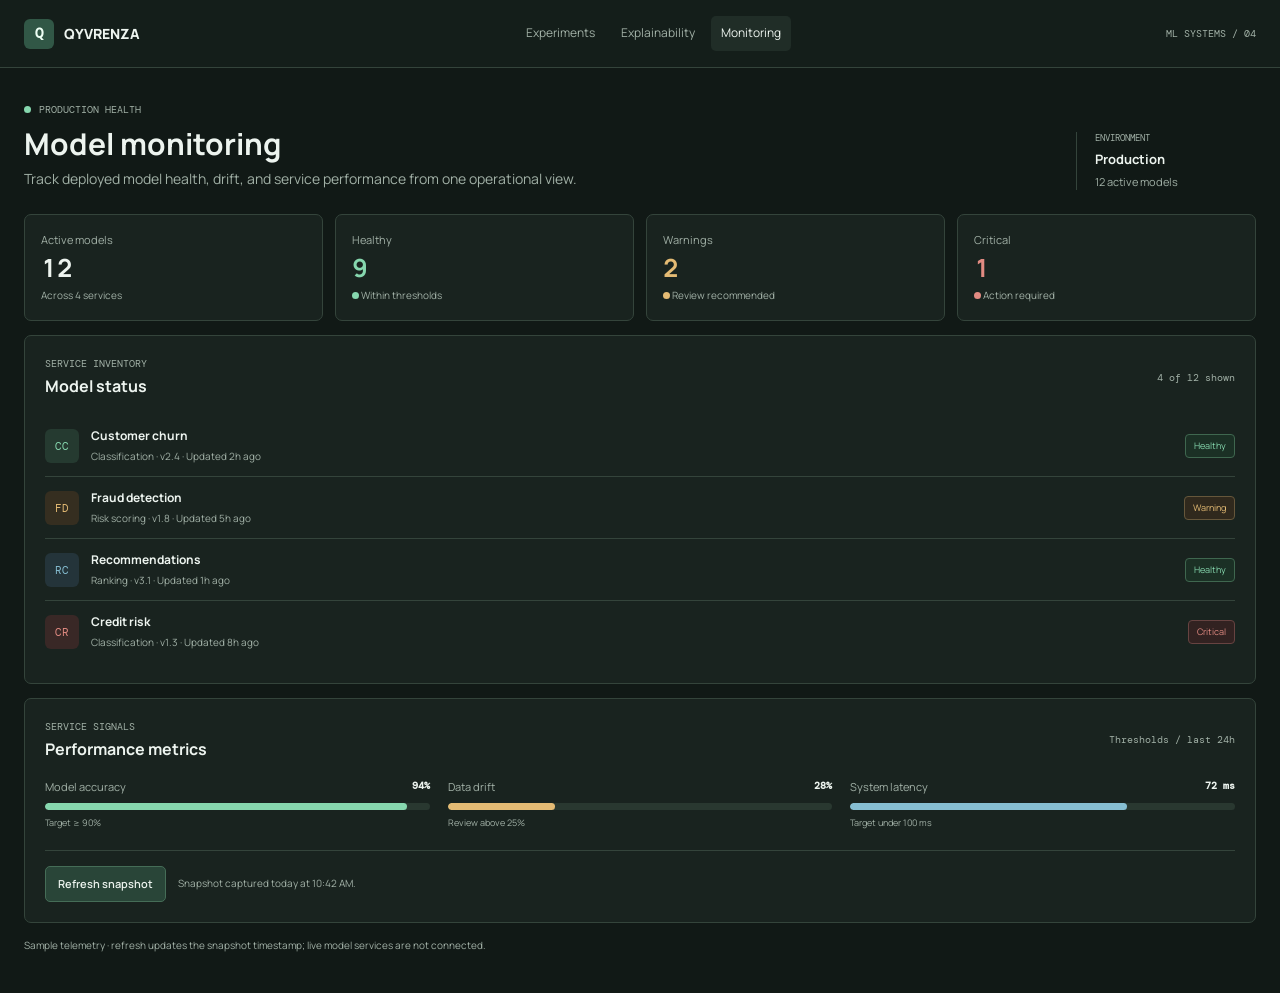
<file: member-4/model-monitoring/index.html>
<!doctype html>
<html lang="en">

<head>
    <meta charset="utf-8">
    <meta name="viewport" content="width=device-width, initial-scale=1">
    <meta name="theme-color" content="#111916">
    <meta name="description" content="Monitor model health, drift, accuracy, and system latency.">
    <title>Model Monitoring | QYVRENZA</title>
    <link rel="preconnect" href="https://fonts.googleapis.com">
    <link rel="preconnect" href="https://fonts.gstatic.com" crossorigin>
    <link
        href="https://fonts.googleapis.com/css2?family=Manrope:wght@400;500;600;700;800&family=DM+Mono:wght@400;500&display=swap"
        rel="stylesheet">
    <link rel="stylesheet" href="style.css">
    <script src="script.js" defer></script>
</head>

<body>
    <header class="topbar">
        <a class="brand" href="../../index.html"><span class="brand-mark">Q</span><span>QYVRENZA</span></a>
        <nav aria-label="Member 4 apps"><a href="../experiment-tracker/index.html">Experiments</a><a
                href="../explainable-ai/index.html">Explainability</a><a href="index.html"
                aria-current="page">Monitoring</a></nav>
        <span class="top-meta">ML SYSTEMS / 04</span>
    </header>

    <main class="shell">
        <section class="page-head">
            <div>
                <p class="eyebrow"><span class="pulse"></span> Production health</p>
                <h1>Model monitoring</h1>
                <p class="lede">Track deployed model health, drift, and service performance from one operational view.
                </p>
            </div>
            <div class="head-note"><span class="mono">ENVIRONMENT</span><strong>Production</strong><span>12 active
                    models</span></div>
        </section>

        <section class="stat-grid" aria-label="Monitoring summary">
            <article class="stat"><span>Active models</span><strong>12</strong><small>Across 4 services</small>
            </article>
            <article class="stat"><span>Healthy</span><strong class="mint-text">9</strong><small><i
                        class="good-dot"></i> Within thresholds</small></article>
            <article class="stat"><span>Warnings</span><strong class="amber-text">2</strong><small><i
                        class="warn-dot"></i> Review recommended</small></article>
            <article class="stat"><span>Critical</span><strong class="red-text">1</strong><small><i
                        class="risk-dot"></i> Action required</small></article>
        </section>

        <section class="panel" aria-labelledby="models-title">
            <div class="panel-head">
                <div>
                    <p class="eyebrow">Service inventory</p>
                    <h2 id="models-title">Model status</h2>
                </div><span class="panel-meta">4 of 12 shown</span>
            </div>
            <div class="model-list">
                <article class="model">
                    <div class="model-icon icon-mint">CC</div>
                    <div class="model-info"><strong>Customer churn</strong><span>Classification · v2.4 · Updated 2h
                            ago</span></div><span class="status status-healthy">Healthy</span>
                </article>
                <article class="model">
                    <div class="model-icon icon-amber">FD</div>
                    <div class="model-info"><strong>Fraud detection</strong><span>Risk scoring · v1.8 · Updated 5h
                            ago</span></div><span class="status status-warning">Warning</span>
                </article>
                <article class="model">
                    <div class="model-icon icon-blue">RC</div>
                    <div class="model-info"><strong>Recommendations</strong><span>Ranking · v3.1 · Updated 1h ago</span>
                    </div><span class="status status-healthy">Healthy</span>
                </article>
                <article class="model">
                    <div class="model-icon icon-red">CR</div>
                    <div class="model-info"><strong>Credit risk</strong><span>Classification · v1.3 · Updated 8h
                            ago</span></div><span class="status status-critical">Critical</span>
                </article>
            </div>
        </section>

        <section class="panel metrics-panel" aria-labelledby="metrics-title">
            <div class="panel-head">
                <div>
                    <p class="eyebrow">Service signals</p>
                    <h2 id="metrics-title">Performance metrics</h2>
                </div><span class="panel-meta">Thresholds / last 24h</span>
            </div>
            <div class="metric-grid">
                <div class="metric">
                    <div class="metric-head"><span>Model accuracy</span><strong>94%</strong></div>
                    <div class="track"><span class="bar-mint" style="--value:94%"></span></div><small>Target ≥
                        90%</small>
                </div>
                <div class="metric">
                    <div class="metric-head"><span>Data drift</span><strong>28%</strong></div>
                    <div class="track"><span class="bar-amber" style="--value:28%"></span></div><small>Review above
                        25%</small>
                </div>
                <div class="metric">
                    <div class="metric-head"><span>System latency</span><strong>72 ms</strong></div>
                    <div class="track"><span class="bar-blue" style="--value:72%"></span></div><small>Target under 100
                        ms</small>
                </div>
            </div>
            <div class="refresh-row"><button class="primary-button" id="refresh-monitoring" type="button">Refresh
                    snapshot</button>
                <p id="refresh-status" role="status" aria-live="polite">Snapshot captured today at 10:42 AM.</p>
            </div>
        </section>
        <p class="footnote">Sample telemetry · refresh updates the snapshot timestamp; live model services are not
            connected.</p>
    </main>
</body>

</html>
</file>
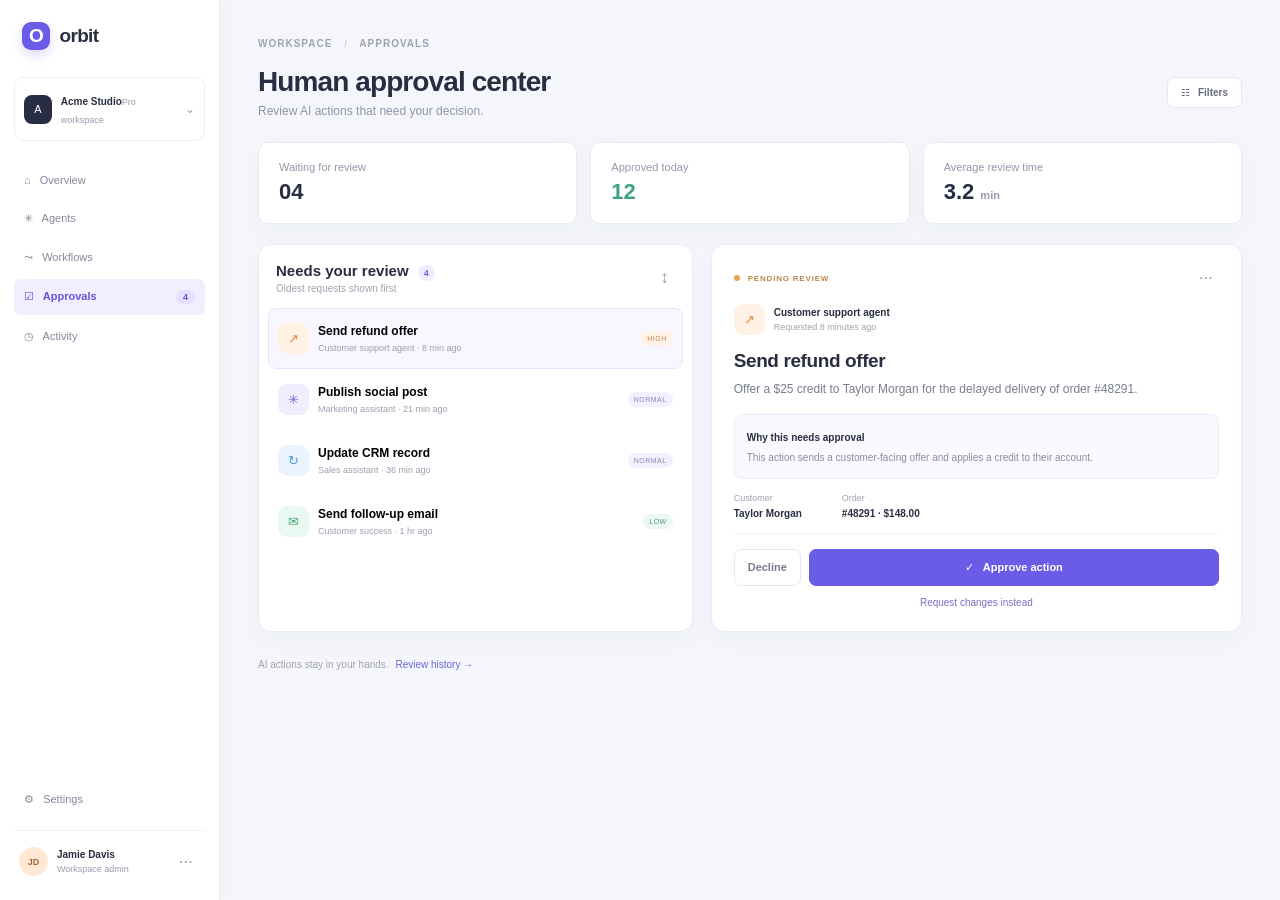
<file: member3-ai-agents/human-approval-center/index.html>
<!doctype html>
<html lang="en">
<head>
  <meta charset="utf-8">
  <meta name="viewport" content="width=device-width, initial-scale=1">
  <meta name="theme-color" content="#f5f7fb">
  <title>Human approval center</title>
  <link rel="stylesheet" href="style.css">
  <script src="script.js" defer></script>
</head>
<body>
  <div class="app-shell">
    <aside class="sidebar" id="sidebar"><a class="brand" href="../ai-agent-dashboard/index.html"><span>O</span> orbit</a><button type="button" class="team-switch" id="team-switch"><span class="team-icon">A</span><span><strong>Acme Studio</strong><small>Pro workspace</small></span><b>⌄</b></button><nav aria-label="Main navigation"><a href="../ai-agent-dashboard/index.html">⌂ &nbsp; Overview</a><a href="../ai-agent-dashboard/index.html">✳ &nbsp; Agents</a><a href="../ai-workflow-builder/index.html">⤳ &nbsp; Workflows</a><a class="active" href="index.html">☑ &nbsp; Approvals <span>4</span></a><a href="#review-history">◷ &nbsp; Activity</a></nav><div class="sidebar-bottom"><button type="button" class="settings-link" id="settings-button">⚙ &nbsp; Settings</button><div class="user-card"><span class="user-avatar">JD</span><div><strong>Jamie Davis</strong><small>Workspace admin</small></div><button type="button" id="user-menu" aria-label="Open user menu">···</button></div></div></aside>
    <main class="main-content">
      <header class="mobile-header"><a class="brand" href="../ai-agent-dashboard/index.html"><span>O</span> orbit</a><button type="button" id="mobile-menu" aria-label="Open menu" aria-expanded="false">☰</button></header>
      <div class="page-content">
        <div class="breadcrumbs">WORKSPACE <span>/</span> APPROVALS</div>
        <section class="page-title"><div><h1>Human approval center</h1><p>Review AI actions that need your decision.</p></div><button type="button" class="filter-button" id="filter-button">☷ &nbsp; Filters</button></section>
        <section class="summary"><article><span>Waiting for review</span><strong>04</strong></article><article><span>Approved today</span><strong class="green-text">12</strong></article><article><span>Average review time</span><strong>3.2 <small>min</small></strong></article></section>
        <section class="review-layout">
          <div class="queue-panel"><div class="queue-header"><div><h2>Needs your review <span>4</span></h2><p>Oldest requests shown first</p></div><button type="button" aria-label="Sort requests">↕</button></div>
            <div class="request-list" id="request-list">
              <button type="button" class="request selected" data-priority="high" data-title="Send refund offer" data-agent="Customer support agent" data-detail="Offer a $25 credit to Taylor Morgan for the delayed delivery of order #48291."><span class="request-icon orange">↗</span><span class="request-copy"><strong>Send refund offer</strong><small>Customer support agent · 8 min ago</small></span><span class="priority">HIGH</span></button>
              <button type="button" class="request" data-priority="normal" data-title="Publish social post" data-agent="Marketing assistant" data-detail="Publish the prepared product launch announcement to the company social account."><span class="request-icon purple">✳</span><span class="request-copy"><strong>Publish social post</strong><small>Marketing assistant · 21 min ago</small></span><span class="priority normal">NORMAL</span></button>
              <button type="button" class="request" data-priority="normal" data-title="Update CRM record" data-agent="Sales assistant" data-detail="Update the company record with the latest contact and qualification details."><span class="request-icon blue">↻</span><span class="request-copy"><strong>Update CRM record</strong><small>Sales assistant · 36 min ago</small></span><span class="priority normal">NORMAL</span></button>
              <button type="button" class="request" data-priority="low" data-title="Send follow-up email" data-agent="Customer success agent" data-detail="Send a follow-up email with onboarding resources to the new account owner."><span class="request-icon green">✉</span><span class="request-copy"><strong>Send follow-up email</strong><small>Customer success · 1 hr ago</small></span><span class="priority low">LOW</span></button>
            </div>
          </div>
          <article class="detail-panel"><div class="detail-top"><span class="review-badge"><i></i> PENDING REVIEW</span><button type="button" id="detail-menu" aria-label="More request options">···</button></div><div class="detail-agent"><span class="request-icon orange">↗</span><div><strong id="agent-name">Customer support agent</strong><small>Requested 8 minutes ago</small></div></div><h2 id="request-title">Send refund offer</h2><p class="detail-description" id="request-detail">Offer a $25 credit to Taylor Morgan for the delayed delivery of order #48291.</p><div class="context-box"><strong>Why this needs approval</strong><p>This action sends a customer-facing offer and applies a credit to their account.</p></div><div class="request-meta"><div><span>Customer</span><strong>Taylor Morgan</strong></div><div><span>Order</span><strong>#48291 · $148.00</strong></div></div><div class="decision-actions"><button type="button" class="reject-button" id="reject-button">Decline</button><button type="button" class="approve-button" id="approve-button">✓ &nbsp; Approve action</button></div><button type="button" class="edit-link" id="edit-button">Request changes instead</button></article>
        </section>
        <footer id="review-history">AI actions stay in your hands. <button type="button" id="history-button">Review history →</button></footer>
      </div>
    </main>
  </div>
  <dialog class="approval-dialog" id="approval-dialog"><form method="dialog"><button type="button" class="dialog-close" aria-label="Close dialog">×</button><p class="dialog-kicker">ORBIT WORKSPACE</p><h2 id="approval-dialog-title"></h2><div id="approval-dialog-content"></div><div class="dialog-actions"><button type="button" class="dialog-cancel" value="cancel">Close</button><button type="button" class="dialog-confirm" id="approval-dialog-confirm" value="confirm">Done</button></div></form></dialog>
</body>
</html>
</file>
<file: member-3/ai-agent-dashboard/style.css>
:root{font-family:"DM Sans",sans-serif;color:#20243a;background:#f5f7fb;font-synthesis:none;text-rendering:optimizeLegibility}
*{box-sizing:border-box}
body{margin:0}
button{font:inherit}
.page{max-width:1160px;margin:auto;padding:0 34px}
.topbar{height:76px;display:flex;align-items:center;border-bottom:1px solid #e8eaf1;gap:28px}
.brand{font-family:Manrope,sans-serif;font-weight:800;font-size:18px;color:#282d43;text-decoration:none;letter-spacing:-.7px}
.brand-mark{display:inline-grid;place-items:center;width:28px;height:28px;margin-right:7px;background:#6b5ce7;color:white;border-radius:9px}
.brand-muted{font-weight:500;color:#9a9db0}
.workspace{font-size:13px;color:#888ba0;margin-left:auto}
.workspace strong{color:#30334a;margin-left:5px}
.avatar{border:0;border-radius:50%;width:34px;height:34px;background:#e8e4ff;color:#5c4cd5;font-size:12px;font-weight:700}
.intro{display:flex;justify-content:space-between;align-items:center;padding:42px 0 28px}
.eyebrow{font-size:10px;letter-spacing:1.7px;font-weight:700;color:#7969e9;margin:0 0 9px}
h1,h2,p{margin-top:0}
h1{font:800 30px Manrope,sans-serif;letter-spacing:-1.1px;margin-bottom:6px}
.subheading{color:#8b8ea1;font-size:14px;margin:0}
.primary-button{border:0;border-radius:9px;background:#6b5ce7;color:white;font-weight:600;padding:12px 16px;cursor:pointer;box-shadow:0 5px 12px #6b5ce72a}
.primary-button:hover{background:#5949d4}
.metrics{display:grid;grid-template-columns:repeat(3,1fr);gap:16px}
.metric,.panel{background:#fff;border:1px solid #eaecf3;border-radius:13px;box-shadow:0 3px 12px #25295205}
.metric{padding:19px 21px;display:grid;gap:7px}
.metric>span,.metric small{font-size:12px;color:#9295a7}
.metric strong{font:800 27px Manrope,sans-serif;letter-spacing:-1px}
.metric .positive{color:#39a77c}
.metric .attention{color:#e99043}
.content-grid{display:grid;grid-template-columns:1.2fr .8fr;gap:17px;margin-top:18px}
.panel{padding:21px}
.panel-heading{display:flex;justify-content:space-between;align-items:center;margin-bottom:16px}
.panel-heading h2{font:700 15px Manrope,sans-serif;margin-bottom:4px}
.panel-heading p{font-size:11px;color:#999bad;margin:0}
.text-button{border:0;background:none;color:#7062df;font-size:12px;font-weight:600;cursor:pointer}
.agent-list{display:grid}
.agent{min-height:67px;display:flex;align-items:center;gap:12px;border-top:1px solid #f0f1f5}
.agent-icon{width:34px;height:34px;border-radius:10px;display:grid;place-items:center;font-size:17px}
.violet{background:#f0edff;color:#7464e5}.blue{background:#e9f3ff;color:#4e94dd}.green{background:#e9f8f1;color:#38a77b}.orange{background:#fff3e7;color:#e89a4c}
.agent-info{display:grid;gap:4px;min-width:0}
.extra-agent{display:none}
.agent-list.show-all .extra-agent{display:flex}
.agent-info strong,.activity-list strong{font-size:12px;font-weight:600}
.agent-info span{font-size:11px;color:#999bad;white-space:nowrap;overflow:hidden;text-overflow:ellipsis}
.status{margin-left:auto;white-space:nowrap;padding:6px 9px;border-radius:20px;font-size:10px;font-weight:600}
.status i,.live-label i{display:inline-block;width:6px;height:6px;border-radius:50%;margin-right:5px}
.running{color:#438c70;background:#eaf7f1}.running i,.live-label i{background:#42b987}.ready{color:#5f72be;background:#eef1ff}.ready i{background:#7588df}.paused{color:#aa7b44;background:#fff5e8}.paused i{background:#e9a64f}
.live-label{color:#6fa88d;font-size:9px;font-weight:700;letter-spacing:1px}
.activity-list{list-style:none;margin:0;padding:0}
.activity-list li{display:flex;gap:13px;padding:13px 0;border-top:1px solid #f0f1f5}
.timeline-dot{flex:none;width:8px;height:8px;border-radius:50%;margin-top:4px}
.violet-dot{background:#8878ec}.blue-dot{background:#65a8e8}.green-dot{background:#55be92}
.activity-list p{font-size:11px;color:#777b90;margin:4px 0}
.activity-list time{font-size:10px;color:#a6a8b6}
footer{padding:25px 0;color:#a0a2b1;font-size:11px}footer span{padding:0 5px}
@media(max-width:720px){.page{padding:0 18px}.content-grid{grid-template-columns:1fr}.intro{padding-top:32px}.metrics{gap:9px}.metric{padding:14px}.metric>span,.metric small{font-size:10px}.metric strong{font-size:23px}}
@media(max-width:460px){.workspace{display:none}.intro{align-items:flex-start;gap:18px;flex-direction:column}.metrics{grid-template-columns:1fr}.metric{grid-template-columns:1fr auto;align-items:center}.metric strong{grid-column:2;grid-row:1/3}.status{font-size:0}.status i{font-size:initial;margin:0}.panel{padding:17px}.agent{gap:9px}}

:root{font-family:Inter,"Segoe UI",Arial,sans-serif;color:#20243a;background:linear-gradient(140deg,#f8f9fd 0%,#f2f4fa 100%)}
.page{max-width:1240px}
.topbar{position:relative;height:82px;border-bottom-color:#e5e8f0}
.brand-mark{box-shadow:0 5px 12px #6b5ce73b}
.intro{padding:48px 0 30px}
h1{font-size:34px}
.metric,.panel{box-shadow:0 8px 24px #29315a08;transition:transform .2s ease,box-shadow .2s ease}
.metric:hover,.panel:hover{box-shadow:0 12px 30px #29315a10;transform:translateY(-2px)}
.metric{padding:22px 23px}
.content-grid{gap:20px;margin-top:20px}
.panel{padding:23px}
.agent{position:relative;transition:background .16s ease}
.agent:hover{background:#fafaff}
.agent-action{margin-left:2px;border:0;background:transparent;border-radius:6px;color:#999bad;font-size:17px;line-height:1;padding:5px 7px}
.agent-action:hover,.avatar:hover{background:#e8e4ff;color:#5c4cd5}
.avatar{cursor:pointer}
.text-button,.primary-button,.agent-action,.avatar{transition:all .18s ease}
.primary-button:disabled{opacity:.72;cursor:wait}
.action-menu{z-index:5;position:absolute;right:8px;top:48px;min-width:190px;padding:5px;background:#fff;border:1px solid #e8eaf1;border-radius:10px;box-shadow:0 12px 32px #242a451c}
.topbar>.action-menu{right:0;top:62px}
.action-menu button{display:block;width:100%;border:0;border-radius:6px;background:#fff;color:#51556b;text-align:left;padding:10px;font-size:11px}
.action-menu button:hover{background:#f4f2ff;color:#6556d8}
.toast{position:fixed;right:24px;bottom:24px;z-index:9;padding:12px 16px;background:#252a40;color:white;border-radius:9px;font-size:12px;box-shadow:0 8px 22px #252a4033;opacity:0;transform:translateY(8px);pointer-events:none;transition:all .2s ease}
.toast.visible{opacity:1;transform:translateY(0)}
@media(max-width:720px){.intro{padding-top:34px}h1{font-size:29px}.panel:hover,.metric:hover{transform:none}}
:focus-visible{outline:3px solid #a79df7;outline-offset:3px}
</file>
<file: member-3/ai-workflow-builder/style.css>
:root{font-family:"DM Sans",sans-serif;color:#292d42;background:#f6f7fb;font-synthesis:none}
*{box-sizing:border-box}body{margin:0;min-height:100vh}button{font:inherit;cursor:pointer}
.toolbar{height:66px;background:#fff;border-bottom:1px solid #e9ebf2;display:flex;align-items:center;padding:0 22px;gap:16px}
.back-link{color:#888ba0;text-decoration:none;font-size:22px}.title-wrap{display:grid;gap:3px}.title-wrap strong{font-size:13px}.title-wrap span{font-size:10px;color:#9699aa}.title-wrap i{display:inline-block;width:6px;height:6px;border-radius:50%;background:#49b98c;margin-right:4px}
.toolbar-actions{display:flex;align-items:center;gap:9px;margin-left:auto}.secondary,.run-button,.menu-button{border:1px solid #e6e7ef;background:#fff;border-radius:7px;padding:9px 12px;color:#50546b;font-size:11px;font-weight:600}.run-button{background:#695ce1;border-color:#695ce1;color:white}.menu-button{font-size:19px;line-height:13px;padding:8px 11px}
.workspace{display:grid;grid-template-columns:200px minmax(400px,1fr) 270px;min-height:calc(100vh - 66px)}
.sidebar{background:#fff;border-right:1px solid #e9ebf2;padding:25px 13px}.side-label{font-size:9px;letter-spacing:1.2px;color:#a4a6b4;font-weight:700;padding:0 10px 10px}.sidebar a{display:block;text-decoration:none;padding:10px;border-radius:7px;color:#7d8093;font-size:11px;margin-bottom:3px}.sidebar a.selected{background:#f0eeff;color:#6558d6;font-weight:600}.second-label{margin-top:32px}
.canvas-area{min-width:0;padding:32px clamp(20px,5vw,70px) 20px}.canvas-heading{display:flex;justify-content:space-between;align-items:flex-end;max-width:600px;margin:0 auto 24px}.canvas-heading p{font-size:9px;letter-spacing:1px;color:#a0a2b1;margin:0 0 7px}.canvas-heading h1{font:800 21px Manrope,sans-serif;letter-spacing:-.6px;margin:0}.draft-pill{color:#9274d5;background:#f3edff;border-radius:20px;padding:5px 9px;font-size:9px;font-weight:700}
.canvas{min-height:560px;max-width:600px;margin:0 auto;display:flex;align-items:center;flex-direction:column;padding:31px 16px;background-color:#fafbfe;background-image:radial-gradient(#dfe2ed 1px,transparent 1px);background-size:18px 18px;border:1px solid #eaecf3;border-radius:11px}
.start-label{align-self:flex-start;color:#999bad;letter-spacing:1px;font-size:9px;font-weight:700;margin:0 0 11px}
.step-card{width:min(100%,400px);min-height:75px;background:white;border:1px solid #e7e9f0;border-radius:10px;box-shadow:0 4px 12px #2529520b;display:flex;align-items:center;padding:13px;gap:11px}
.trigger-card{border-color:#dcd8fb}.step-icon{width:34px;height:34px;border-radius:9px;display:grid;place-items:center;flex:none;font-size:17px}.trigger-icon{background:#e9f6f1;color:#40a67d}.ai-icon{background:#efedff;color:#7162df}.slack-icon{background:#fff1e9;color:#df8650;font-weight:700}
.step-text{display:grid;gap:4px;min-width:0}.step-text small{font-size:8px;letter-spacing:.7px;color:#9295a7}.step-text strong{font-size:11px}.step-text span{font-size:9px;color:#999cad}.step-menu{margin-left:auto;background:none;border:0;color:#999cad}
.connector{height:32px;width:1px;background:#d5d8e5;position:relative}.connector span{position:absolute;bottom:-3px;left:-3px;width:7px;height:7px;border:1px solid #c9ccda;background:#fff;border-radius:50%}.add-node{height:24px;width:24px;border-radius:50%;border:1px solid #d8d9e5;background:#fff;color:#8072df;margin-top:17px}
.canvas-footer{max-width:600px;margin:12px auto 0;display:flex;justify-content:space-between;color:#a0a2b1;font-size:9px}.separator{padding:0 4px}
.config-panel{background:#fff;border-left:1px solid #e9ebf2;padding:23px 18px}.config-title{display:flex;justify-content:space-between;align-items:center;font-size:9px;letter-spacing:1px;font-weight:700;color:#999bad}.config-title button{border:0;background:none;color:#999bad;font-size:19px}
.selected-step{display:flex;align-items:center;gap:10px;padding:23px 0;border-bottom:1px solid #f0f1f5}.selected-step strong,.selected-step small{display:block}.selected-step strong{font-size:11px}.selected-step small{font-size:9px;color:#9a9cad;margin-top:4px}
.config-panel label{display:block;margin:21px 0 8px;font-size:8px;letter-spacing:1px;color:#898c9f;font-weight:700}.config-panel textarea{width:100%;resize:vertical;border:1px solid #e5e7ef;border-radius:7px;padding:10px;font:10px/1.6 "DM Sans",sans-serif;color:#65697d;outline-color:#8d81ec}
.field-chip{display:flex;justify-content:space-between;padding:9px 10px;border:1px solid #e9eaf1;border-radius:6px;font-size:10px;margin-bottom:6px}.field-chip span{color:#a2a4b1}.add-field{border:0;background:none;padding:7px 0;color:#7063db;font-size:10px}
.save-config{width:100%;margin-top:22px;background:#695ce1;color:white;border:0;border-radius:7px;padding:10px;font-size:10px;font-weight:600}
@media(max-width:980px){.workspace{grid-template-columns:165px minmax(350px,1fr)}.config-panel{grid-column:2;border-left:0;border-top:1px solid #e9ebf2;display:grid;grid-template-columns:1fr 1fr;gap:0 18px}.config-title,.selected-step,.save-config{grid-column:1/-1}.config-panel label{margin-top:14px}}
@media(max-width:650px){.toolbar{padding:0 13px}.toolbar-actions{gap:5px}.toolbar-actions button{font-size:9px;padding:8px}.workspace{display:block}.sidebar{display:none}.canvas-area{padding:23px 14px}.config-panel{display:block;padding:18px}.config-panel label{margin-top:17px}.canvas{min-height:470px}}

:root{font-family:Inter,"Segoe UI",Arial,sans-serif;color:#292d42;background:#f4f6fb}
button{transition:background .18s ease,color .18s ease,border-color .18s ease,transform .18s ease}
.toolbar{height:72px;padding:0 28px;box-shadow:0 2px 10px #25295205}
.title-wrap strong{font-size:14px}.title-wrap span{font-size:11px}
.workspace{grid-template-columns:210px minmax(400px,1fr) 290px}
.sidebar{padding:28px 15px}.sidebar a{font-size:12px;padding:11px}
.canvas-area{padding-top:38px}.canvas-heading h1{font-size:24px}
.canvas{min-height:600px;overflow:auto;padding:30px 20px}
.canvas-content{width:100%;min-height:530px;display:flex;align-items:center;flex-direction:column;transform-origin:top center;transition:transform .2s ease}
.step-card{min-height:82px;border-radius:12px;transition:transform .18s ease,box-shadow .18s ease,border-color .18s ease}
.step-card:hover{transform:translateY(-2px);border-color:#cfc9fa;box-shadow:0 9px 22px #25295211}
.step-complete{border-color:#80d0ae;background:#f7fdf9}
.step-menu{border-radius:5px;padding:4px 7px}.step-menu:hover{background:#f0eeff;color:#6658d8}
.add-node{height:30px;width:30px;font-size:17px;transition:transform .18s ease}.add-node:hover{transform:scale(1.1);background:#f1efff}
.secondary:hover,.menu-button:hover,.config-title button:hover,.add-field:hover{background:#f3f1ff;color:#6658d8;border-color:#ded9ff}
.run-button:hover,.save-config:hover{background:#5546d1}
.run-button:disabled{opacity:.7;cursor:wait}
.canvas-footer{font-size:10px;color:#868a9d}.zoom-controls{display:flex;align-items:center;gap:7px}.zoom-controls button{width:25px;height:24px;border:1px solid #e5e7ef;background:#fff;border-radius:6px;color:#555970}.zoom-controls output{min-width:34px;text-align:center}
.config-panel{padding:26px 20px;box-shadow:-6px 0 22px #25295204}.settings-hidden{display:none!important}
.field-chip{align-items:center;color:#55596d}.field-chip button{border:0;background:none;color:#979aac;font-size:15px;line-height:1;padding:0 3px}.field-chip button:hover{color:#d65f68}
.workflow-dialog,.approval-dialog{width:min(440px,calc(100vw - 32px));border:1px solid #e7e9f1;border-radius:16px;padding:0;color:#292d42;box-shadow:0 24px 70px #20243a38}
.workflow-dialog::backdrop,.approval-dialog::backdrop{background:#22263c70;backdrop-filter:blur(3px)}
.workflow-dialog form,.approval-dialog form{position:relative;padding:28px}
.dialog-close{position:absolute;right:15px;top:13px;border:0;background:transparent;color:#85899b;font-size:22px}
.dialog-kicker{font-size:9px;letter-spacing:1.2px;color:#7768df;font-weight:700;margin:0 0 7px}
.workflow-dialog h2,.approval-dialog h2{font:700 20px Manrope,"Segoe UI",sans-serif;letter-spacing:-.4px;margin:0 0 14px}
.workflow-dialog #dialog-content,.approval-dialog #approval-dialog-content{color:#7d8195;font-size:12px;line-height:1.6}
.dialog-actions{display:flex;justify-content:flex-end;gap:8px;margin-top:24px}
.dialog-actions button{padding:9px 14px;border-radius:7px;font-size:11px;font-weight:600}
.dialog-cancel{border:1px solid #e6e8ef;background:#fff;color:#6c7083}.dialog-confirm{border:1px solid #695ce1;background:#695ce1;color:#fff}
.dialog-options{display:grid;gap:7px}.dialog-options button{border:1px solid #e8e9f0;background:#fff;border-radius:8px;color:#51556b;padding:12px;text-align:left;font-size:11px}.dialog-options button:hover{border-color:#cfc9fa;background:#f8f7ff}
.dialog-field{display:grid;gap:7px;color:#707489;font-size:11px}.dialog-field input,.dialog-field textarea{width:100%;border:1px solid #e2e4ed;border-radius:8px;padding:10px;font:12px Inter,"Segoe UI",sans-serif;color:#292d42;outline-color:#8377e7}
:focus-visible{outline:3px solid #a79df7;outline-offset:3px}
.step-text small{font-size:9px}.step-text strong{font-size:12px}.step-text span{font-size:10px}
.step-menu{font-size:14px}
.canvas-footer{font-size:10px}
@media(max-width:980px){.workspace{grid-template-columns:165px minmax(350px,1fr)}}
@media(max-width:650px){.toolbar{height:62px;padding:0 12px}.title-wrap strong{font-size:11px}.title-wrap span{font-size:9px}.toolbar-actions button{font-size:9px}.canvas{min-height:470px}.canvas-content{min-height:430px}.config-panel{display:block}.canvas-footer{gap:8px}.zoom-controls{gap:3px}.workflow-dialog form{padding:24px}}
</file>
<file: member-3/human-approval-center/style.css>
:root{font-family:"DM Sans",sans-serif;color:#292d42;background:#f6f7fb;font-synthesis:none}
*{box-sizing:border-box}body{margin:0}button{font:inherit;cursor:pointer}
.app-shell{min-height:100vh}.sidebar{position:fixed;inset:0 auto 0 0;width:220px;background:#fff;border-right:1px solid #e9ebf2;padding:22px 14px;display:flex;flex-direction:column}
.brand{text-decoration:none;color:#292d42;font:800 19px Manrope,sans-serif;letter-spacing:-.7px;padding:0 8px}.brand span{display:inline-grid;place-items:center;width:28px;height:28px;border-radius:9px;color:white;background:#6b5ce7;margin-right:5px}
.team-switch{display:flex;align-items:center;gap:9px;padding:13px 9px;margin:27px 0 22px;border:1px solid #eceef4;border-radius:9px}.team-icon{width:29px;height:29px;border-radius:8px;display:grid;place-items:center;color:#fff;background:#282d43;font-size:11px}.team-switch div,.user-card div{display:grid;gap:4px;min-width:0}.team-switch strong,.user-card strong{font-size:10px}.team-switch small,.user-card small{font-size:9px;color:#999bad}.team-switch b{margin-left:auto;color:#9a9cad;font-size:12px}
nav{display:grid;gap:4px}nav a,.sidebar-bottom>a{padding:11px 10px;text-decoration:none;color:#85889b;font-size:11px;border-radius:7px}nav a.active{background:#f0eeff;color:#6355d8;font-weight:600}nav a span{float:right;border-radius:10px;background:#e4e0ff;padding:2px 7px;font-size:9px}
.sidebar-bottom{margin-top:auto}.user-card{display:flex;align-items:center;gap:9px;border-top:1px solid #eff0f5;margin-top:13px;padding:16px 5px 2px}.user-avatar{width:29px;height:29px;border-radius:50%;display:grid;place-items:center;background:#ffe9d5;color:#a86634;font-size:9px;font-weight:700}.user-card>span:last-child{margin-left:auto;color:#999bad}
.main-content{margin-left:220px}.mobile-header{display:none}.page-content{max-width:1130px;margin:auto;padding:34px 38px 0}.breadcrumbs{font-size:9px;letter-spacing:1px;color:#a0a2b1;font-weight:700}.breadcrumbs span{padding:0 8px;color:#d0d1da}
.page-title{display:flex;align-items:center;justify-content:space-between;margin:17px 0 24px}.page-title h1{font:800 25px Manrope,sans-serif;letter-spacing:-.9px;margin:0 0 6px}.page-title p{font-size:12px;color:#9194a6;margin:0}.filter-button{border:1px solid #e6e8ef;background:white;border-radius:7px;color:#65697e;padding:9px 13px;font-size:10px;font-weight:600}
.summary{display:grid;grid-template-columns:repeat(3,1fr);gap:13px}.summary article{background:#fff;border:1px solid #eaecf3;border-radius:10px;padding:15px 17px;display:grid;gap:6px}.summary article span{font-size:10px;color:#9497a8}.summary strong{font:800 22px Manrope,sans-serif}.summary small{font:600 11px "DM Sans",sans-serif;color:#9699aa}.green-text{color:#3da47a}
.review-layout{display:grid;grid-template-columns:minmax(260px,.9fr) minmax(340px,1.1fr);gap:14px;margin-top:17px}.queue-panel,.detail-panel{background:#fff;border:1px solid #eaecf3;border-radius:11px}.queue-header{padding:17px 17px 14px;display:flex;justify-content:space-between;align-items:center}.queue-header h2{font:700 13px Manrope,sans-serif;margin:0 0 4px}.queue-header h2 span{font:600 9px "DM Sans",sans-serif;color:#6e60da;background:#efedff;padding:3px 6px;border-radius:10px;margin-left:5px}.queue-header p{font-size:9px;color:#a0a2b1;margin:0}.queue-header button,.detail-top>button{border:0;background:none;color:#999bad;font-size:17px}
.request-list{padding:0 9px 9px}.request{width:100%;display:flex;align-items:center;gap:9px;text-align:left;border:1px solid transparent;background:#fff;border-radius:8px;padding:12px 8px}.request.selected{background:#f8f7ff;border-color:#e8e4ff}.request-icon{flex:none;width:31px;height:31px;border-radius:9px;display:grid;place-items:center;font-size:13px}.orange{background:#fff1e3;color:#da8b44}.purple{background:#f0edff;color:#7565e2}.blue{background:#eaf4ff;color:#579bdb}.green{background:#eaf8f2;color:#42a67d}.request-copy{display:grid;gap:5px;min-width:0}.request-copy strong{font-size:10px}.request-copy small{font-size:8px;color:#9b9eae;white-space:nowrap}.priority{margin-left:auto;font-size:7px;letter-spacing:.5px;color:#cc8350;background:#fff3e8;padding:4px 6px;border-radius:10px}.priority.normal{color:#8a84b7;background:#f2f0ff}.priority.low{color:#4e9a79;background:#ebf8f1}
.detail-panel{padding:19px 20px}.detail-top{display:flex;align-items:center;justify-content:space-between}.review-badge{font-size:8px;letter-spacing:.8px;color:#bb874d;font-weight:700}.review-badge i{display:inline-block;width:6px;height:6px;background:#e6a454;border-radius:50%;margin-right:5px}.detail-agent{display:flex;align-items:center;gap:9px;margin:15px 0}.detail-agent div{display:grid;gap:4px}.detail-agent strong{font-size:9px}.detail-agent small{font-size:8px;color:#a0a2b1}
.detail-panel h2{font:800 17px Manrope,sans-serif;letter-spacing:-.4px;margin:0 0 8px}.detail-description{font-size:11px;line-height:1.6;color:#797d91;margin:0 0 15px}.context-box{background:#faf9ff;border:1px solid #efedfc;border-radius:8px;padding:12px}.context-box strong{font-size:9px}.context-box p{font-size:9px;color:#898c9f;line-height:1.55;margin:5px 0 0}.request-meta{display:flex;gap:40px;padding:14px 0;border-bottom:1px solid #f0f1f5}.request-meta div{display:grid;gap:5px}.request-meta span{font-size:8px;color:#a0a2b1}.request-meta strong{font-size:9px}
.decision-actions{display:flex;gap:8px;margin-top:15px}.decision-actions button{border-radius:7px;padding:10px;font-size:9px;font-weight:600}.reject-button{background:#fff;border:1px solid #e7e8ef;color:#777b8e}.approve-button{flex:1;border:1px solid #6b5ce7;background:#6b5ce7;color:white}.edit-link{display:block;border:0;background:none;color:#7770c5;font-size:9px;margin:10px auto 0}
.empty-state{text-align:center;padding:30px 12px}.empty-state>span{display:inline-grid;place-items:center;width:38px;height:38px;border-radius:50%;background:#eaf8f1;color:#42a67d;font-size:18px}.empty-state h2{margin:12px 0 6px}.empty-state p{font-size:10px;color:#9295a7;line-height:1.5}
footer{padding:23px 0;color:#a0a2b1;font-size:9px}footer span{color:#7062dc;margin-left:7px}
@media(max-width:900px){.sidebar{width:185px}.main-content{margin-left:185px}.page-content{padding:28px 20px 0}.review-layout{grid-template-columns:1fr}.request-list{display:grid;grid-template-columns:1fr 1fr}.request{min-width:0}.request-copy small{white-space:normal}}
@media(max-width:620px){.sidebar{display:none}.main-content{margin-left:0}.mobile-header{height:58px;background:#fff;border-bottom:1px solid #e9ebf2;display:flex;align-items:center;justify-content:space-between;padding:0 16px}.mobile-header .brand{font-size:17px}.mobile-header .brand span{width:25px;height:25px}.mobile-header button{border:0;background:none;color:#777b8e}.page-content{padding:23px 14px 0}.page-title{align-items:flex-start;gap:10px}.page-title h1{font-size:21px}.page-title p{font-size:10px}.filter-button{white-space:nowrap}.summary{gap:7px}.summary article{padding:11px 9px}.summary article span{font-size:8px}.summary strong{font-size:19px}.review-layout{margin-top:12px}.request-list{grid-template-columns:1fr}.detail-panel{padding:16px}.request-meta{gap:25px}}

:root{font-family:Inter,"Segoe UI",Arial,sans-serif;color:#292d42;background:#f4f6fb}
button{transition:background .18s ease,color .18s ease,border-color .18s ease,box-shadow .18s ease}
.sidebar{box-shadow:4px 0 20px #23294305}
.brand span{box-shadow:0 5px 12px #6b5ce73b}
.team-switch{width:100%;font:inherit;text-align:left;color:#292d42;background:white;cursor:pointer}
.team-switch:hover{border-color:#d7d1ff;background:#faf9ff}
.settings-link{display:block;width:100%;border:0;background:none;text-align:left;padding:11px 10px;color:#85889b;font-size:11px;border-radius:7px}
.settings-link:hover,.sidebar-bottom>a:hover{background:#f6f5ff;color:#6355d8}
.user-card>button{margin-left:auto;border:0;background:none;border-radius:5px;color:#999bad;font-size:17px;padding:4px 7px}
.user-card>button:hover,.queue-header button:hover,.detail-top>button:hover{background:#f2f0ff;color:#6558d8}
.main-content{min-height:100vh}
.page-content{padding-top:38px}
.page-title h1{font-size:28px}
.summary article,.queue-panel,.detail-panel{box-shadow:0 8px 24px #29315a08;transition:box-shadow .2s ease,transform .2s ease}
.summary article:hover,.queue-panel:hover,.detail-panel:hover{box-shadow:0 12px 28px #29315a0d}
.summary article{padding:18px 20px}
.review-layout{gap:18px;margin-top:20px}
.queue-panel,.detail-panel{border-radius:13px}
.request{padding:14px 9px;transition:background .16s ease,border-color .16s ease}
.request:hover{background:#faf9ff;border-color:#eeecfb}
.request[hidden]{display:none}
.request-copy strong{font-size:11px}
.detail-panel{padding:22px}
.detail-panel h2{font-size:19px}
.decision-actions button{font-size:10px;padding:11px 13px}
.approve-button:hover{background:#5546d1;box-shadow:0 5px 12px #6b5ce733}
.reject-button:hover{background:#fff6f5;border-color:#f2d4d0;color:#a95d54}
.edit-link:hover{color:#5142c1;text-decoration:underline}
#mobile-menu{width:34px;height:34px;border-radius:8px;font-size:17px}
#mobile-menu:hover{background:#f1efff;color:#6254d6}
footer button{border:0;background:none;color:#7062dc;font:inherit;cursor:pointer;padding:4px}
footer button:hover{text-decoration:underline;color:#5142c1}
.approval-dialog{width:min(440px,calc(100vw - 32px));border:1px solid #e7e9f1;border-radius:16px;padding:0;color:#292d42;box-shadow:0 24px 70px #20243a38}
.approval-dialog::backdrop{background:#22263c70;backdrop-filter:blur(3px)}
.approval-dialog form{position:relative;padding:28px}
.dialog-close{position:absolute;right:15px;top:13px;border:0;background:transparent;color:#85899b;font-size:22px}
.dialog-kicker{font-size:9px;letter-spacing:1.2px;color:#7768df;font-weight:700;margin:0 0 7px}
.approval-dialog h2{font:700 20px Manrope,"Segoe UI",sans-serif;letter-spacing:-.4px;margin:0 0 14px}
.approval-dialog #approval-dialog-content{color:#7d8195;font-size:12px;line-height:1.6}
.dialog-actions{display:flex;justify-content:flex-end;gap:8px;margin-top:24px}
.dialog-actions button{padding:9px 14px;border-radius:7px;font-size:11px;font-weight:600}
.dialog-cancel{border:1px solid #e6e8ef;background:#fff;color:#6c7083}.dialog-confirm{border:1px solid #695ce1;background:#695ce1;color:#fff}
.dialog-field{display:grid;gap:7px;color:#707489;font-size:11px}.dialog-field textarea{width:100%;resize:vertical;border:1px solid #e2e4ed;border-radius:8px;padding:10px;font:12px Inter,"Segoe UI",sans-serif;color:#292d42;outline-color:#8377e7}
.empty-state{padding:45px 12px}
:focus-visible{outline:3px solid #a79df7;outline-offset:3px}
.breadcrumbs{font-size:10px}
.summary article span{font-size:11px}
.queue-header h2{font-size:15px}.queue-header p{font-size:10px}
.request-copy strong{font-size:12px}.request-copy small{font-size:9px}
.detail-agent strong{font-size:10px}.detail-agent small{font-size:9px}
.detail-description{font-size:12px}.context-box strong{font-size:10px}.context-box p{font-size:10px}
.request-meta span{font-size:9px}.request-meta strong{font-size:10px}
.decision-actions button{font-size:11px}.edit-link{font-size:10px}
footer{font-size:10px}
@media(max-width:620px){.page-content{padding-top:23px}.sidebar.mobile-open{display:flex;position:fixed;z-index:10;inset:0 auto 0 0;width:min(280px,84vw);box-shadow:12px 0 40px #20243a35}.menu-open::before{content:"";position:fixed;z-index:9;inset:0;background:#20243a70}.mobile-header{position:relative;z-index:11}.request-copy small{font-size:9px}.approval-dialog form{padding:24px}}
</file>
<file: member-4/experiment-tracker/style.css>
:root {
    color-scheme: dark;
    --bg: #111916;
    --panel: #19231f;
    --raised: #202d27;
    --line: #34443b;
    --text: #edf4ef;
    --muted: #a1b0a6;
    --mint: #86d7ae;
    --amber: #e4bb74;
    --red: #e28b82;
    --blue: #86bed2;
    --sans: "Manrope", "Trebuchet MS", sans-serif;
    --mono: "DM Mono", Consolas, monospace;
}

* {
    box-sizing: border-box;
}

body {
    min-width: 320px;
    min-height: 100vh;
    margin: 0;
    background: var(--bg);
    color: var(--text);
    font: 14px/1.55 var(--sans);
}

a {
    color: inherit;
}

.topbar {
    display: flex;
    min-height: 68px;
    align-items: center;
    justify-content: space-between;
    gap: 24px;
    padding: 0 max(24px, calc((100vw - 1320px) / 2));
    border-bottom: 1px solid var(--line);
    background: #141e1a;
}

.brand {
    display: inline-flex;
    align-items: center;
    gap: 10px;
    font-weight: 800;
    text-decoration: none;
}

.brand-mark {
    display: grid;
    width: 30px;
    height: 30px;
    place-items: center;
    border-radius: 6px;
    background: #315746;
    color: #edfff4;
    font-family: var(--mono);
}

nav {
    display: flex;
    flex-wrap: wrap;
    gap: 6px;
}

nav a {
    padding: 8px 10px;
    border-radius: 5px;
    color: var(--muted);
    font-size: 12px;
    text-decoration: none;
}

nav a:hover,
nav a[aria-current="page"] {
    background: var(--raised);
    color: var(--text);
}

.top-meta,
.mono,
.eyebrow,
.panel-meta {
    font-family: var(--mono);
    font-size: 10px;
    color: var(--muted);
}

.top-meta {
    white-space: nowrap;
}

.shell {
    width: min(1320px, calc(100% - 48px));
    margin: 0 auto;
}

.page-head {
    display: flex;
    align-items: end;
    justify-content: space-between;
    gap: 28px;
    padding: 34px 0 24px;
}

.eyebrow {
    display: flex;
    align-items: center;
    gap: 8px;
    margin: 0 0 8px;
    text-transform: uppercase;
}

.pulse,
.good-dot,
.live-dot {
    display: inline-block;
    width: 7px;
    height: 7px;
    border-radius: 50%;
    background: var(--mint);
}

.live-dot {
    background: var(--amber);
}

h1,
h2,
h3,
p {
    margin-top: 0;
}

h1 {
    margin-bottom: 7px;
    font-size: 30px;
    line-height: 1.18;
}

.lede {
    max-width: 600px;
    margin: 0;
    color: var(--muted);
}

.head-note {
    display: grid;
    gap: 3px;
    min-width: 190px;
    padding-left: 18px;
    border-left: 1px solid var(--line);
}

.head-note strong {
    font-size: 13px;
}

.head-note span:last-child {
    color: var(--muted);
    font-size: 11px;
}

.mono {
    font-size: 9px;
}

.stat-grid {
    display: grid;
    grid-template-columns: repeat(4, minmax(0, 1fr));
    gap: 12px;
    margin-bottom: 18px;
}

.stat,
.panel {
    border: 1px solid var(--line);
    border-radius: 7px;
    background: var(--panel);
}

.stat {
    display: grid;
    gap: 6px;
    padding: 16px;
}

.stat>span {
    color: var(--muted);
    font-size: 11px;
}

.stat>strong {
    font-size: 25px;
    line-height: 1.15;
    font-variant-numeric: tabular-nums;
}

.stat strong small {
    color: var(--mint);
    font-size: 15px;
}

.stat>small {
    color: var(--muted);
    font-size: 10px;
}

.stat-highlight {
    border-color: #456d57;
    background: #1b3025;
}

.panel {
    margin-bottom: 16px;
    padding: 20px;
}

.panel-head {
    display: flex;
    align-items: center;
    justify-content: space-between;
    gap: 16px;
    margin-bottom: 16px;
}

.panel-head .eyebrow {
    margin-bottom: 3px;
}

.panel h2 {
    margin: 0;
    font-size: 16px;
}

.panel-meta {
    white-space: nowrap;
}

.table-scroll {
    overflow-x: auto;
}

table {
    width: 100%;
    border-collapse: collapse;
    text-align: left;
}

th {
    padding: 10px 12px;
    border-bottom: 1px solid var(--line);
    color: var(--muted);
    font-family: var(--mono);
    font-size: 9px;
    font-weight: 400;
    text-transform: uppercase;
}

td {
    padding: 11px 12px;
    border-bottom: 1px solid rgba(52, 68, 59, .72);
    color: #d5dfd8;
    font-size: 11px;
    white-space: nowrap;
}

tbody tr:last-child td {
    border-bottom: 0;
}

tbody tr.is-selected {
    background: rgba(134, 215, 174, .06);
}

td strong,
td small {
    display: block;
}

td strong {
    color: var(--text);
    font-size: 11px;
}

td small {
    margin-top: 3px;
    color: var(--muted);
    font-size: 9px;
}

.metric-value {
    color: var(--mint);
    font-variant-numeric: tabular-nums;
}

.status {
    display: inline-flex;
    align-items: center;
    padding: 4px 7px;
    border: 1px solid var(--line);
    border-radius: 4px;
    font-size: 9px;
}

.status-complete {
    border-color: #3f674f;
    color: var(--mint);
    background: #1b3025;
}

.status-running {
    border-color: #66573b;
    color: var(--amber);
    background: #30291d;
}

.status-failed {
    border-color: #674341;
    color: var(--red);
    background: #322221;
}

button {
    font: inherit;
}

.view-button,
.primary-button {
    min-height: 31px;
    padding: 0 10px;
    border: 1px solid #456d57;
    border-radius: 5px;
    color: var(--text);
    background: #294538;
    font-size: 10px;
    cursor: pointer;
}

.view-button:hover,
.primary-button:hover {
    border-color: var(--mint);
    background: #315746;
}

.detail-grid {
    display: grid;
    grid-template-columns: repeat(3, minmax(0, 1fr));
    gap: 1px;
    overflow: hidden;
    margin: 0;
    border: 1px solid var(--line);
    border-radius: 5px;
    background: var(--line);
}

.detail-grid div {
    min-width: 0;
    padding: 12px;
    background: var(--panel);
}

.detail-grid dt {
    margin-bottom: 5px;
    color: var(--muted);
    font-size: 10px;
}

.detail-grid dd {
    overflow-wrap: anywhere;
    margin: 0;
    font-size: 12px;
    font-weight: 700;
}

.detail-actions {
    display: flex;
    align-items: center;
    gap: 12px;
    margin-top: 15px;
}

.inline-status {
    margin: 0;
    color: var(--mint);
    font-size: 11px;
}

.footnote {
    padding: 2px 0 30px;
    color: var(--muted);
    font-size: 10px;
}

.sr-only {
    position: absolute;
    width: 1px;
    height: 1px;
    padding: 0;
    overflow: hidden;
    clip: rect(0, 0, 0, 0);
    white-space: nowrap;
    border: 0;
}

:focus-visible {
    outline: 2px solid var(--amber);
    outline-offset: 2px;
}

@media (max-width: 820px) {
    .topbar {
        flex-wrap: wrap;
        justify-content: center;
        padding: 12px 20px;
    }

    .top-meta {
        display: none;
    }

    .page-head {
        align-items: flex-start;
        flex-direction: column;
    }

    .head-note {
        min-width: 0;
        padding: 0;
        border: 0;
    }

    .stat-grid {
        grid-template-columns: repeat(2, minmax(0, 1fr));
    }
}

@media (max-width: 560px) {
    .shell {
        width: calc(100% - 28px);
    }

    nav {
        width: 100%;
        justify-content: center;
    }

    nav a {
        padding: 7px;
        font-size: 10px;
    }

    .page-head {
        padding-top: 25px;
    }

    h1 {
        font-size: 25px;
    }

    .stat {
        padding: 13px;
    }

    .stat>strong {
        font-size: 22px;
    }

    .panel {
        padding: 14px;
    }

    .detail-grid {
        grid-template-columns: repeat(2, minmax(0, 1fr));
    }

    table {
        min-width: 650px;
    }

    .detail-actions {
        align-items: flex-start;
        flex-direction: column;
    }
}
</file>
<file: member-4/explainable-ai/style.css>
:root {
    color-scheme: dark;
    --bg: #111916;
    --panel: #19231f;
    --raised: #202d27;
    --line: #34443b;
    --text: #edf4ef;
    --muted: #a1b0a6;
    --mint: #86d7ae;
    --amber: #e4bb74;
    --red: #e28b82;
    --blue: #86bed2;
    --sans: "Manrope", "Trebuchet MS", sans-serif;
    --mono: "DM Mono", Consolas, monospace;
}

* {
    box-sizing: border-box;
}

body {
    min-width: 320px;
    min-height: 100vh;
    margin: 0;
    background: var(--bg);
    color: var(--text);
    font: 14px/1.55 var(--sans);
}

a {
    color: inherit;
}

.topbar {
    display: flex;
    min-height: 68px;
    align-items: center;
    justify-content: space-between;
    gap: 24px;
    padding: 0 max(24px, calc((100vw - 1320px)/2));
    border-bottom: 1px solid var(--line);
    background: #141e1a;
}

.brand {
    display: inline-flex;
    align-items: center;
    gap: 10px;
    font-weight: 800;
    text-decoration: none;
}

.brand-mark {
    display: grid;
    width: 30px;
    height: 30px;
    place-items: center;
    border-radius: 6px;
    background: #315746;
    color: #edfff4;
    font-family: var(--mono);
}

nav {
    display: flex;
    flex-wrap: wrap;
    gap: 6px;
}

nav a {
    padding: 8px 10px;
    border-radius: 5px;
    color: var(--muted);
    font-size: 12px;
    text-decoration: none;
}

nav a:hover,
nav a[aria-current="page"] {
    background: var(--raised);
    color: var(--text);
}

.top-meta,
.mono,
.eyebrow,
.panel-meta {
    font-family: var(--mono);
    font-size: 10px;
    color: var(--muted);
}

.top-meta {
    white-space: nowrap;
}

.shell {
    width: min(1320px, calc(100% - 48px));
    margin: 0 auto;
}

.page-head {
    display: flex;
    align-items: end;
    justify-content: space-between;
    gap: 28px;
    padding: 34px 0 24px;
}

.eyebrow {
    display: flex;
    align-items: center;
    gap: 8px;
    margin: 0 0 8px;
    text-transform: uppercase;
}

.pulse {
    width: 7px;
    height: 7px;
    border-radius: 50%;
    background: var(--mint);
}

h1,
h2,
h3,
p {
    margin-top: 0;
}

h1 {
    margin-bottom: 7px;
    font-size: 30px;
    line-height: 1.18;
}

.lede {
    max-width: 600px;
    margin: 0;
    color: var(--muted);
}

.head-note {
    display: grid;
    gap: 3px;
    min-width: 200px;
    padding-left: 18px;
    border-left: 1px solid var(--line);
}

.head-note strong {
    font-size: 13px;
}

.head-note span:last-child {
    color: var(--muted);
    font-size: 11px;
}

.mono {
    font-size: 9px;
}

.overview-grid,
.lower-grid {
    display: grid;
    grid-template-columns: minmax(0, .85fr) minmax(0, 1.15fr);
    gap: 14px;
    margin-bottom: 14px;
}

.lower-grid {
    grid-template-columns: minmax(0, 1.4fr) minmax(280px, .8fr);
}

.panel {
    min-width: 0;
    padding: 20px;
    border: 1px solid var(--line);
    border-radius: 7px;
    background: var(--panel);
}

.panel-head {
    display: flex;
    align-items: center;
    justify-content: space-between;
    gap: 16px;
    margin-bottom: 17px;
}

.panel-head .eyebrow {
    margin-bottom: 3px;
}

.panel h2 {
    margin: 0;
    font-size: 16px;
}

.panel-meta {
    white-space: nowrap;
}

.status {
    display: inline-flex;
    padding: 4px 8px;
    border: 1px solid #66573b;
    border-radius: 4px;
    color: var(--amber);
    background: #30291d;
    font-size: 9px;
}

.prediction-value {
    display: flex;
    align-items: baseline;
    gap: 4px;
    margin: 22px 0 12px;
}

.prediction-value strong {
    font-size: 58px;
    line-height: 1;
    font-variant-numeric: tabular-nums;
}

.prediction-value span {
    color: var(--mint);
    font-size: 22px;
}

.confidence-track,
.bar {
    height: 7px;
    overflow: hidden;
    border-radius: 4px;
    background: #293830;
}

.confidence-track span {
    display: block;
    width: 87%;
    height: 100%;
    border-radius: inherit;
    background: var(--amber);
}

.confidence-caption {
    display: flex;
    justify-content: space-between;
    margin-top: 8px;
    color: var(--muted);
    font-size: 10px;
}

.confidence-caption strong {
    color: var(--text);
}

.prediction-note {
    max-width: 390px;
    margin: 18px 0 0;
    color: var(--muted);
    font-size: 11px;
}

.feature-list {
    display: grid;
    gap: 15px;
}

.feature-head {
    display: flex;
    justify-content: space-between;
    gap: 12px;
    margin-bottom: 6px;
    font-size: 11px;
}

.feature-head strong {
    color: var(--text);
    font-family: var(--mono);
    font-size: 10px;
}

.fill {
    display: block;
    width: var(--value);
    height: 100%;
    border-radius: inherit;
}

.fill.positive {
    background: var(--coral, var(--red));
}

.fill.negative {
    background: var(--mint);
}

.feature small {
    display: block;
    margin-top: 4px;
    color: var(--muted);
    font-size: 9px;
}

.reason-list {
    display: grid;
}

.generated-explanation {
    margin: 0 0 12px;
    padding: 13px;
    border: 1px solid #456d57;
    border-radius: 6px;
    background: #1b3025;
}

.generated-explanation .eyebrow {
    margin-bottom: 5px;
    color: var(--mint);
}

.generated-explanation p:last-child {
    margin: 0;
    color: #d7e7dc;
    font-size: 11px;
}

.reason {
    display: grid;
    grid-template-columns: 28px minmax(0, 1fr) auto;
    align-items: start;
    gap: 12px;
    padding: 13px 0;
    border-top: 1px solid var(--line);
}

.reason:first-child {
    border-top: 0;
}

.reason-index {
    color: var(--muted);
    font-family: var(--mono);
    font-size: 10px;
}

.reason strong {
    font-size: 12px;
}

.reason p {
    margin: 4px 0 0;
    color: var(--muted);
    font-size: 11px;
}

.impact {
    white-space: nowrap;
    font-family: var(--mono);
    font-size: 10px;
}

.impact-up {
    color: var(--red);
}

.impact-down {
    color: var(--mint);
}

.model-details {
    display: grid;
    gap: 0;
    margin: 0 0 17px;
}

.model-details div {
    display: flex;
    justify-content: space-between;
    gap: 14px;
    padding: 9px 0;
    border-bottom: 1px solid var(--line);
}

.model-details dt {
    color: var(--muted);
    font-size: 10px;
}

.model-details dd {
    margin: 0;
    text-align: right;
    font-size: 10px;
    font-weight: 700;
}

.primary-button {
    min-height: 36px;
    padding: 0 12px;
    border: 1px solid #456d57;
    border-radius: 5px;
    color: var(--text);
    background: #294538;
    font: 600 11px var(--sans);
    cursor: pointer;
}

.primary-button:hover {
    border-color: var(--mint);
    background: #315746;
}

.inline-status {
    min-height: 18px;
    margin: 9px 0 0;
    color: var(--mint);
    font-size: 10px;
}

.footnote {
    padding: 1px 0 30px;
    color: var(--muted);
    font-size: 10px;
}

:focus-visible {
    outline: 2px solid var(--amber);
    outline-offset: 2px;
}

@media (max-width:820px) {
    .topbar {
        flex-wrap: wrap;
        justify-content: center;
        padding: 12px 20px;
    }

    .top-meta {
        display: none;
    }

    .page-head {
        align-items: flex-start;
        flex-direction: column;
    }

    .head-note {
        min-width: 0;
        padding: 0;
        border: 0;
    }

    .overview-grid,
    .lower-grid {
        grid-template-columns: 1fr;
    }
}

@media (max-width:560px) {
    .shell {
        width: calc(100% - 28px);
    }

    nav {
        width: 100%;
        justify-content: center;
    }

    nav a {
        padding: 7px;
        font-size: 10px;
    }

    .page-head {
        padding-top: 25px;
    }

    h1 {
        font-size: 25px;
    }

    .panel {
        padding: 15px;
    }

    .reason {
        grid-template-columns: 22px minmax(0, 1fr);
    }

    .impact {
        grid-column: 2;
    }

    .prediction-value strong {
        font-size: 48px;
    }
}
</file>
<file: member-4/model-monitoring/style.css>
:root {
    color-scheme: dark;
    --bg: #111916;
    --panel: #19231f;
    --raised: #202d27;
    --line: #34443b;
    --text: #edf4ef;
    --muted: #a1b0a6;
    --mint: #86d7ae;
    --amber: #e4bb74;
    --red: #e28b82;
    --blue: #86bed2;
    --sans: "Manrope", "Trebuchet MS", sans-serif;
    --mono: "DM Mono", Consolas, monospace;
}

* {
    box-sizing: border-box;
}

body {
    min-width: 320px;
    min-height: 100vh;
    margin: 0;
    background: var(--bg);
    color: var(--text);
    font: 14px/1.55 var(--sans);
}

a {
    color: inherit;
}

.topbar {
    display: flex;
    min-height: 68px;
    align-items: center;
    justify-content: space-between;
    gap: 24px;
    padding: 0 max(24px, calc((100vw - 1320px)/2));
    border-bottom: 1px solid var(--line);
    background: #141e1a;
}

.brand {
    display: inline-flex;
    align-items: center;
    gap: 10px;
    font-weight: 800;
    text-decoration: none;
}

.brand-mark {
    display: grid;
    width: 30px;
    height: 30px;
    place-items: center;
    border-radius: 6px;
    background: #315746;
    color: #edfff4;
    font-family: var(--mono);
}

nav {
    display: flex;
    flex-wrap: wrap;
    gap: 6px;
}

nav a {
    padding: 8px 10px;
    border-radius: 5px;
    color: var(--muted);
    font-size: 12px;
    text-decoration: none;
}

nav a:hover,
nav a[aria-current="page"] {
    background: var(--raised);
    color: var(--text);
}

.top-meta,
.mono,
.eyebrow,
.panel-meta {
    font-family: var(--mono);
    font-size: 10px;
    color: var(--muted);
}

.top-meta {
    white-space: nowrap;
}

.shell {
    width: min(1320px, calc(100% - 48px));
    margin: 0 auto;
}

.page-head {
    display: flex;
    align-items: end;
    justify-content: space-between;
    gap: 28px;
    padding: 34px 0 24px;
}

.eyebrow {
    display: flex;
    align-items: center;
    gap: 8px;
    margin: 0 0 8px;
    text-transform: uppercase;
}

.pulse,
.good-dot,
.warn-dot,
.risk-dot {
    display: inline-block;
    width: 7px;
    height: 7px;
    border-radius: 50%;
    background: var(--mint);
}

.warn-dot {
    background: var(--amber);
}

.risk-dot {
    background: var(--red);
}

h1,
h2,
h3,
p {
    margin-top: 0;
}

h1 {
    margin-bottom: 7px;
    font-size: 30px;
    line-height: 1.18;
}

.lede {
    max-width: 600px;
    margin: 0;
    color: var(--muted);
}

.head-note {
    display: grid;
    gap: 3px;
    min-width: 180px;
    padding-left: 18px;
    border-left: 1px solid var(--line);
}

.head-note strong {
    font-size: 13px;
}

.head-note span:last-child {
    color: var(--muted);
    font-size: 11px;
}

.mono {
    font-size: 9px;
}

.stat-grid {
    display: grid;
    grid-template-columns: repeat(4, minmax(0, 1fr));
    gap: 12px;
    margin-bottom: 14px;
}

.stat,
.panel {
    border: 1px solid var(--line);
    border-radius: 7px;
    background: var(--panel);
}

.stat {
    display: grid;
    gap: 6px;
    padding: 16px;
}

.stat>span {
    color: var(--muted);
    font-size: 11px;
}

.stat>strong {
    font-size: 25px;
    line-height: 1.15;
    font-variant-numeric: tabular-nums;
}

.stat>small {
    color: var(--muted);
    font-size: 10px;
}

.mint-text {
    color: var(--mint);
}

.amber-text {
    color: var(--amber);
}

.red-text {
    color: var(--red);
}

.panel {
    margin-bottom: 14px;
    padding: 20px;
}

.panel-head {
    display: flex;
    align-items: center;
    justify-content: space-between;
    gap: 16px;
    margin-bottom: 16px;
}

.panel-head .eyebrow {
    margin-bottom: 3px;
}

.panel h2 {
    margin: 0;
    font-size: 16px;
}

.panel-meta {
    white-space: nowrap;
}

.model-list {
    display: grid;
}

.model {
    display: flex;
    min-width: 0;
    align-items: center;
    gap: 12px;
    padding: 12px 0;
    border-top: 1px solid var(--line);
}

.model:first-child {
    border-top: 0;
}

.model-icon {
    display: grid;
    width: 34px;
    height: 34px;
    flex: 0 0 34px;
    place-items: center;
    border-radius: 6px;
    background: #253a30;
    color: var(--mint);
    font: 11px var(--mono);
}

.icon-amber {
    background: #352e20;
    color: var(--amber);
}

.icon-blue {
    background: #24343a;
    color: var(--blue);
}

.icon-red {
    background: #392826;
    color: var(--red);
}

.model-info {
    display: grid;
    min-width: 0;
    flex: 1;
    gap: 3px;
}

.model-info strong {
    font-size: 12px;
}

.model-info span {
    overflow: hidden;
    color: var(--muted);
    font-size: 10px;
    text-overflow: ellipsis;
    white-space: nowrap;
}

.status {
    flex: 0 0 auto;
    padding: 4px 8px;
    border: 1px solid var(--line);
    border-radius: 4px;
    font-size: 9px;
}

.status-healthy {
    border-color: #3f674f;
    color: var(--mint);
    background: #1b3025;
}

.status-warning {
    border-color: #66573b;
    color: var(--amber);
    background: #30291d;
}

.status-critical {
    border-color: #674341;
    color: var(--red);
    background: #322221;
}

.metric-grid {
    display: grid;
    grid-template-columns: repeat(3, minmax(0, 1fr));
    gap: 18px;
}

.metric {
    min-width: 0;
}

.metric-head {
    display: flex;
    justify-content: space-between;
    gap: 8px;
    margin-bottom: 8px;
    font-size: 11px;
}

.metric-head span,
.metric small {
    color: var(--muted);
}

.metric-head strong {
    font-family: var(--mono);
    font-size: 10px;
}

.track {
    height: 7px;
    overflow: hidden;
    border-radius: 4px;
    background: #293830;
}

.track span {
    display: block;
    width: var(--value);
    height: 100%;
    border-radius: inherit;
}

.bar-mint {
    background: var(--mint);
}

.bar-amber {
    background: var(--amber);
}

.bar-blue {
    background: var(--blue);
}

.metric small {
    display: block;
    margin-top: 6px;
    font-size: 9px;
}

.refresh-row {
    display: flex;
    align-items: center;
    gap: 12px;
    margin-top: 20px;
    padding-top: 15px;
    border-top: 1px solid var(--line);
}

.refresh-row p {
    margin: 0;
    color: var(--muted);
    font-size: 10px;
}

.primary-button {
    min-height: 36px;
    padding: 0 12px;
    border: 1px solid #456d57;
    border-radius: 5px;
    color: var(--text);
    background: #294538;
    font: 600 11px var(--sans);
    cursor: pointer;
}

.primary-button:hover {
    border-color: var(--mint);
    background: #315746;
}

.primary-button:disabled {
    opacity: .7;
    cursor: wait;
}

.footnote {
    padding: 1px 0 30px;
    color: var(--muted);
    font-size: 10px;
}

:focus-visible {
    outline: 2px solid var(--amber);
    outline-offset: 2px;
}

@media(max-width:820px) {
    .topbar {
        flex-wrap: wrap;
        justify-content: center;
        padding: 12px 20px;
    }

    .top-meta {
        display: none;
    }

    .page-head {
        align-items: flex-start;
        flex-direction: column;
    }

    .head-note {
        min-width: 0;
        padding: 0;
        border: 0;
    }

    .stat-grid {
        grid-template-columns: repeat(2, minmax(0, 1fr));
    }

    .metric-grid {
        grid-template-columns: 1fr;
        gap: 14px;
    }
}

@media(max-width:560px) {
    .shell {
        width: calc(100% - 28px);
    }

    nav {
        width: 100%;
        justify-content: center;
    }

    nav a {
        padding: 7px;
        font-size: 10px;
    }

    .page-head {
        padding-top: 25px;
    }

    h1 {
        font-size: 25px;
    }

    .stat {
        padding: 13px;
    }

    .stat>strong {
        font-size: 22px;
    }

    .panel {
        padding: 15px;
    }

    .refresh-row {
        align-items: flex-start;
        flex-direction: column;
    }
}
</file>
<file: member3-ai-agents/human-approval-center/style.css>
:root{font-family:"DM Sans",sans-serif;color:#292d42;background:#f6f7fb;font-synthesis:none}
*{box-sizing:border-box}body{margin:0}button{font:inherit;cursor:pointer}
.app-shell{min-height:100vh}.sidebar{position:fixed;inset:0 auto 0 0;width:220px;background:#fff;border-right:1px solid #e9ebf2;padding:22px 14px;display:flex;flex-direction:column}
.brand{text-decoration:none;color:#292d42;font:800 19px Manrope,sans-serif;letter-spacing:-.7px;padding:0 8px}.brand span{display:inline-grid;place-items:center;width:28px;height:28px;border-radius:9px;color:white;background:#6b5ce7;margin-right:5px}
.team-switch{display:flex;align-items:center;gap:9px;padding:13px 9px;margin:27px 0 22px;border:1px solid #eceef4;border-radius:9px}.team-icon{width:29px;height:29px;border-radius:8px;display:grid;place-items:center;color:#fff;background:#282d43;font-size:11px}.team-switch div,.user-card div{display:grid;gap:4px;min-width:0}.team-switch strong,.user-card strong{font-size:10px}.team-switch small,.user-card small{font-size:9px;color:#999bad}.team-switch b{margin-left:auto;color:#9a9cad;font-size:12px}
nav{display:grid;gap:4px}nav a,.sidebar-bottom>a{padding:11px 10px;text-decoration:none;color:#85889b;font-size:11px;border-radius:7px}nav a.active{background:#f0eeff;color:#6355d8;font-weight:600}nav a span{float:right;border-radius:10px;background:#e4e0ff;padding:2px 7px;font-size:9px}
.sidebar-bottom{margin-top:auto}.user-card{display:flex;align-items:center;gap:9px;border-top:1px solid #eff0f5;margin-top:13px;padding:16px 5px 2px}.user-avatar{width:29px;height:29px;border-radius:50%;display:grid;place-items:center;background:#ffe9d5;color:#a86634;font-size:9px;font-weight:700}.user-card>span:last-child{margin-left:auto;color:#999bad}
.main-content{margin-left:220px}.mobile-header{display:none}.page-content{max-width:1130px;margin:auto;padding:34px 38px 0}.breadcrumbs{font-size:9px;letter-spacing:1px;color:#a0a2b1;font-weight:700}.breadcrumbs span{padding:0 8px;color:#d0d1da}
.page-title{display:flex;align-items:center;justify-content:space-between;margin:17px 0 24px}.page-title h1{font:800 25px Manrope,sans-serif;letter-spacing:-.9px;margin:0 0 6px}.page-title p{font-size:12px;color:#9194a6;margin:0}.filter-button{border:1px solid #e6e8ef;background:white;border-radius:7px;color:#65697e;padding:9px 13px;font-size:10px;font-weight:600}
.summary{display:grid;grid-template-columns:repeat(3,1fr);gap:13px}.summary article{background:#fff;border:1px solid #eaecf3;border-radius:10px;padding:15px 17px;display:grid;gap:6px}.summary article span{font-size:10px;color:#9497a8}.summary strong{font:800 22px Manrope,sans-serif}.summary small{font:600 11px "DM Sans",sans-serif;color:#9699aa}.green-text{color:#3da47a}
.review-layout{display:grid;grid-template-columns:minmax(260px,.9fr) minmax(340px,1.1fr);gap:14px;margin-top:17px}.queue-panel,.detail-panel{background:#fff;border:1px solid #eaecf3;border-radius:11px}.queue-header{padding:17px 17px 14px;display:flex;justify-content:space-between;align-items:center}.queue-header h2{font:700 13px Manrope,sans-serif;margin:0 0 4px}.queue-header h2 span{font:600 9px "DM Sans",sans-serif;color:#6e60da;background:#efedff;padding:3px 6px;border-radius:10px;margin-left:5px}.queue-header p{font-size:9px;color:#a0a2b1;margin:0}.queue-header button,.detail-top>button{border:0;background:none;color:#999bad;font-size:17px}
.request-list{padding:0 9px 9px}.request{width:100%;display:flex;align-items:center;gap:9px;text-align:left;border:1px solid transparent;background:#fff;border-radius:8px;padding:12px 8px}.request.selected{background:#f8f7ff;border-color:#e8e4ff}.request-icon{flex:none;width:31px;height:31px;border-radius:9px;display:grid;place-items:center;font-size:13px}.orange{background:#fff1e3;color:#da8b44}.purple{background:#f0edff;color:#7565e2}.blue{background:#eaf4ff;color:#579bdb}.green{background:#eaf8f2;color:#42a67d}.request-copy{display:grid;gap:5px;min-width:0}.request-copy strong{font-size:10px}.request-copy small{font-size:8px;color:#9b9eae;white-space:nowrap}.priority{margin-left:auto;font-size:7px;letter-spacing:.5px;color:#cc8350;background:#fff3e8;padding:4px 6px;border-radius:10px}.priority.normal{color:#8a84b7;background:#f2f0ff}.priority.low{color:#4e9a79;background:#ebf8f1}
.detail-panel{padding:19px 20px}.detail-top{display:flex;align-items:center;justify-content:space-between}.review-badge{font-size:8px;letter-spacing:.8px;color:#bb874d;font-weight:700}.review-badge i{display:inline-block;width:6px;height:6px;background:#e6a454;border-radius:50%;margin-right:5px}.detail-agent{display:flex;align-items:center;gap:9px;margin:15px 0}.detail-agent div{display:grid;gap:4px}.detail-agent strong{font-size:9px}.detail-agent small{font-size:8px;color:#a0a2b1}
.detail-panel h2{font:800 17px Manrope,sans-serif;letter-spacing:-.4px;margin:0 0 8px}.detail-description{font-size:11px;line-height:1.6;color:#797d91;margin:0 0 15px}.context-box{background:#faf9ff;border:1px solid #efedfc;border-radius:8px;padding:12px}.context-box strong{font-size:9px}.context-box p{font-size:9px;color:#898c9f;line-height:1.55;margin:5px 0 0}.request-meta{display:flex;gap:40px;padding:14px 0;border-bottom:1px solid #f0f1f5}.request-meta div{display:grid;gap:5px}.request-meta span{font-size:8px;color:#a0a2b1}.request-meta strong{font-size:9px}
.decision-actions{display:flex;gap:8px;margin-top:15px}.decision-actions button{border-radius:7px;padding:10px;font-size:9px;font-weight:600}.reject-button{background:#fff;border:1px solid #e7e8ef;color:#777b8e}.approve-button{flex:1;border:1px solid #6b5ce7;background:#6b5ce7;color:white}.edit-link{display:block;border:0;background:none;color:#7770c5;font-size:9px;margin:10px auto 0}
.empty-state{text-align:center;padding:30px 12px}.empty-state>span{display:inline-grid;place-items:center;width:38px;height:38px;border-radius:50%;background:#eaf8f1;color:#42a67d;font-size:18px}.empty-state h2{margin:12px 0 6px}.empty-state p{font-size:10px;color:#9295a7;line-height:1.5}
footer{padding:23px 0;color:#a0a2b1;font-size:9px}footer span{color:#7062dc;margin-left:7px}
@media(max-width:900px){.sidebar{width:185px}.main-content{margin-left:185px}.page-content{padding:28px 20px 0}.review-layout{grid-template-columns:1fr}.request-list{display:grid;grid-template-columns:1fr 1fr}.request{min-width:0}.request-copy small{white-space:normal}}
@media(max-width:620px){.sidebar{display:none}.main-content{margin-left:0}.mobile-header{height:58px;background:#fff;border-bottom:1px solid #e9ebf2;display:flex;align-items:center;justify-content:space-between;padding:0 16px}.mobile-header .brand{font-size:17px}.mobile-header .brand span{width:25px;height:25px}.mobile-header button{border:0;background:none;color:#777b8e}.page-content{padding:23px 14px 0}.page-title{align-items:flex-start;gap:10px}.page-title h1{font-size:21px}.page-title p{font-size:10px}.filter-button{white-space:nowrap}.summary{gap:7px}.summary article{padding:11px 9px}.summary article span{font-size:8px}.summary strong{font-size:19px}.review-layout{margin-top:12px}.request-list{grid-template-columns:1fr}.detail-panel{padding:16px}.request-meta{gap:25px}}

:root{font-family:Inter,"Segoe UI",Arial,sans-serif;color:#292d42;background:#f4f6fb}
button{transition:background .18s ease,color .18s ease,border-color .18s ease,box-shadow .18s ease}
.sidebar{box-shadow:4px 0 20px #23294305}
.brand span{box-shadow:0 5px 12px #6b5ce73b}
.team-switch{width:100%;font:inherit;text-align:left;color:#292d42;background:white;cursor:pointer}
.team-switch:hover{border-color:#d7d1ff;background:#faf9ff}
.settings-link{display:block;width:100%;border:0;background:none;text-align:left;padding:11px 10px;color:#85889b;font-size:11px;border-radius:7px}
.settings-link:hover,.sidebar-bottom>a:hover{background:#f6f5ff;color:#6355d8}
.user-card>button{margin-left:auto;border:0;background:none;border-radius:5px;color:#999bad;font-size:17px;padding:4px 7px}
.user-card>button:hover,.queue-header button:hover,.detail-top>button:hover{background:#f2f0ff;color:#6558d8}
.main-content{min-height:100vh}
.page-content{padding-top:38px}
.page-title h1{font-size:28px}
.summary article,.queue-panel,.detail-panel{box-shadow:0 8px 24px #29315a08;transition:box-shadow .2s ease,transform .2s ease}
.summary article:hover,.queue-panel:hover,.detail-panel:hover{box-shadow:0 12px 28px #29315a0d}
.summary article{padding:18px 20px}
.review-layout{gap:18px;margin-top:20px}
.queue-panel,.detail-panel{border-radius:13px}
.request{padding:14px 9px;transition:background .16s ease,border-color .16s ease}
.request:hover{background:#faf9ff;border-color:#eeecfb}
.request[hidden]{display:none}
.request-copy strong{font-size:11px}
.detail-panel{padding:22px}
.detail-panel h2{font-size:19px}
.decision-actions button{font-size:10px;padding:11px 13px}
.approve-button:hover{background:#5546d1;box-shadow:0 5px 12px #6b5ce733}
.reject-button:hover{background:#fff6f5;border-color:#f2d4d0;color:#a95d54}
.edit-link:hover{color:#5142c1;text-decoration:underline}
#mobile-menu{width:34px;height:34px;border-radius:8px;font-size:17px}
#mobile-menu:hover{background:#f1efff;color:#6254d6}
footer button{border:0;background:none;color:#7062dc;font:inherit;cursor:pointer;padding:4px}
footer button:hover{text-decoration:underline;color:#5142c1}
.approval-dialog{width:min(440px,calc(100vw - 32px));border:1px solid #e7e9f1;border-radius:16px;padding:0;color:#292d42;box-shadow:0 24px 70px #20243a38}
.approval-dialog::backdrop{background:#22263c70;backdrop-filter:blur(3px)}
.approval-dialog form{position:relative;padding:28px}
.dialog-close{position:absolute;right:15px;top:13px;border:0;background:transparent;color:#85899b;font-size:22px}
.dialog-kicker{font-size:9px;letter-spacing:1.2px;color:#7768df;font-weight:700;margin:0 0 7px}
.approval-dialog h2{font:700 20px Manrope,"Segoe UI",sans-serif;letter-spacing:-.4px;margin:0 0 14px}
.approval-dialog #approval-dialog-content{color:#7d8195;font-size:12px;line-height:1.6}
.dialog-actions{display:flex;justify-content:flex-end;gap:8px;margin-top:24px}
.dialog-actions button{padding:9px 14px;border-radius:7px;font-size:11px;font-weight:600}
.dialog-cancel{border:1px solid #e6e8ef;background:#fff;color:#6c7083}.dialog-confirm{border:1px solid #695ce1;background:#695ce1;color:#fff}
.dialog-field{display:grid;gap:7px;color:#707489;font-size:11px}.dialog-field textarea{width:100%;resize:vertical;border:1px solid #e2e4ed;border-radius:8px;padding:10px;font:12px Inter,"Segoe UI",sans-serif;color:#292d42;outline-color:#8377e7}
.empty-state{padding:45px 12px}
:focus-visible{outline:3px solid #a79df7;outline-offset:3px}
.breadcrumbs{font-size:10px}
.summary article span{font-size:11px}
.queue-header h2{font-size:15px}.queue-header p{font-size:10px}
.request-copy strong{font-size:12px}.request-copy small{font-size:9px}
.detail-agent strong{font-size:10px}.detail-agent small{font-size:9px}
.detail-description{font-size:12px}.context-box strong{font-size:10px}.context-box p{font-size:10px}
.request-meta span{font-size:9px}.request-meta strong{font-size:10px}
.decision-actions button{font-size:11px}.edit-link{font-size:10px}
footer{font-size:10px}
@media(max-width:620px){.page-content{padding-top:23px}.sidebar.mobile-open{display:flex;position:fixed;z-index:10;inset:0 auto 0 0;width:min(280px,84vw);box-shadow:12px 0 40px #20243a35}.menu-open::before{content:"";position:fixed;z-index:9;inset:0;background:#20243a70}.mobile-header{position:relative;z-index:11}.request-copy small{font-size:9px}.approval-dialog form{padding:24px}}
</file>
